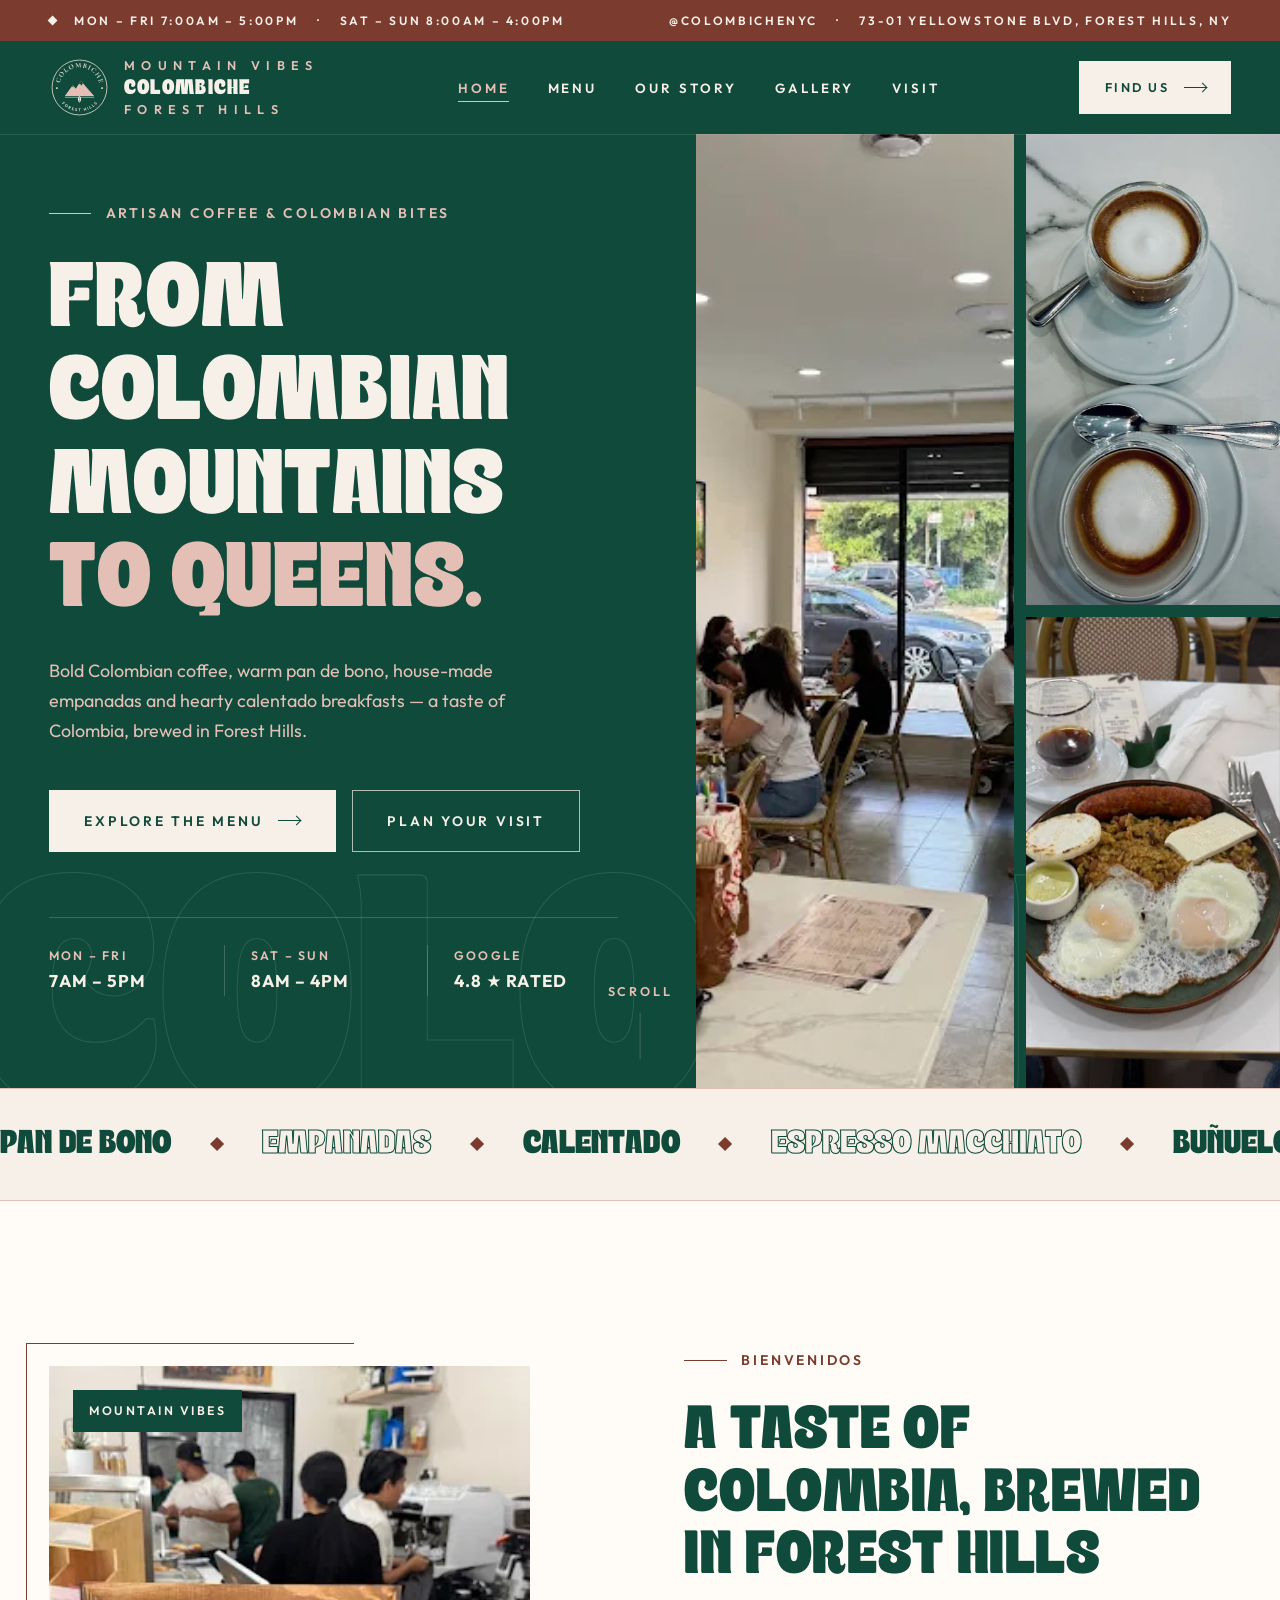
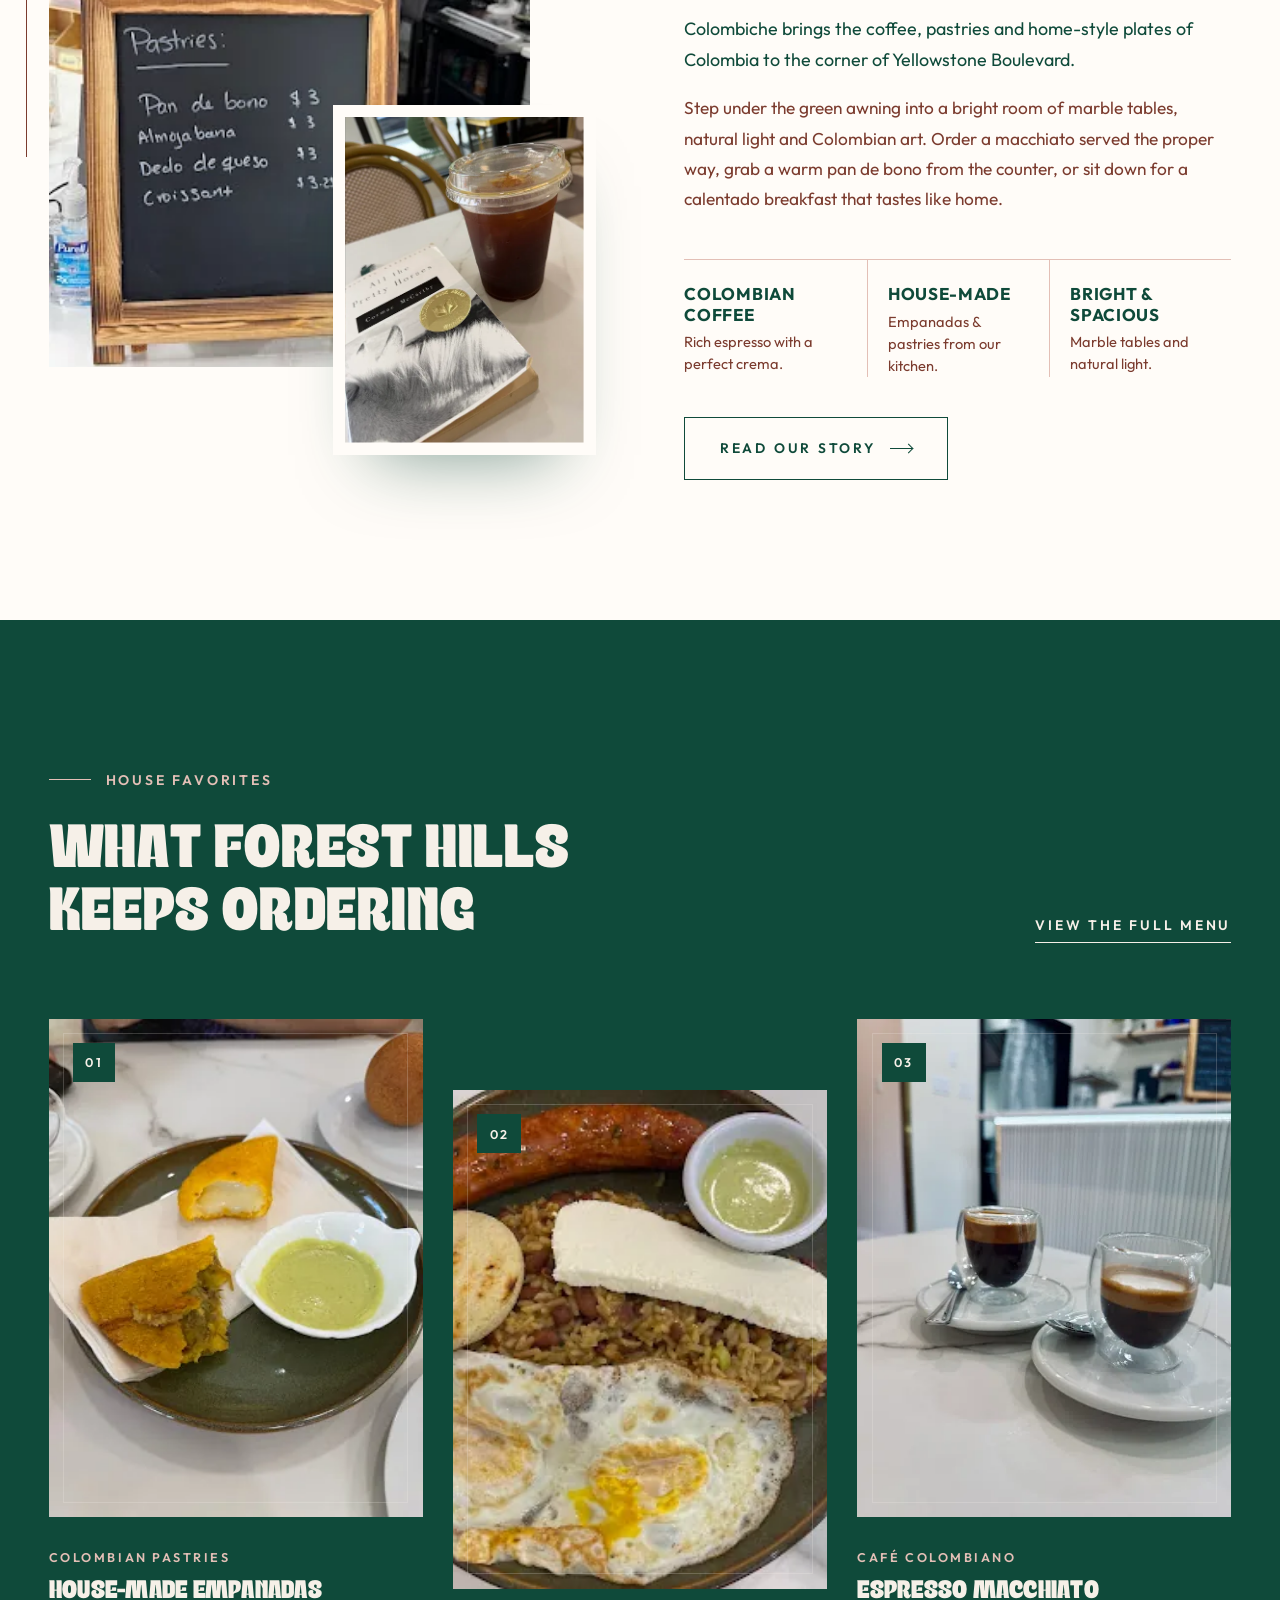
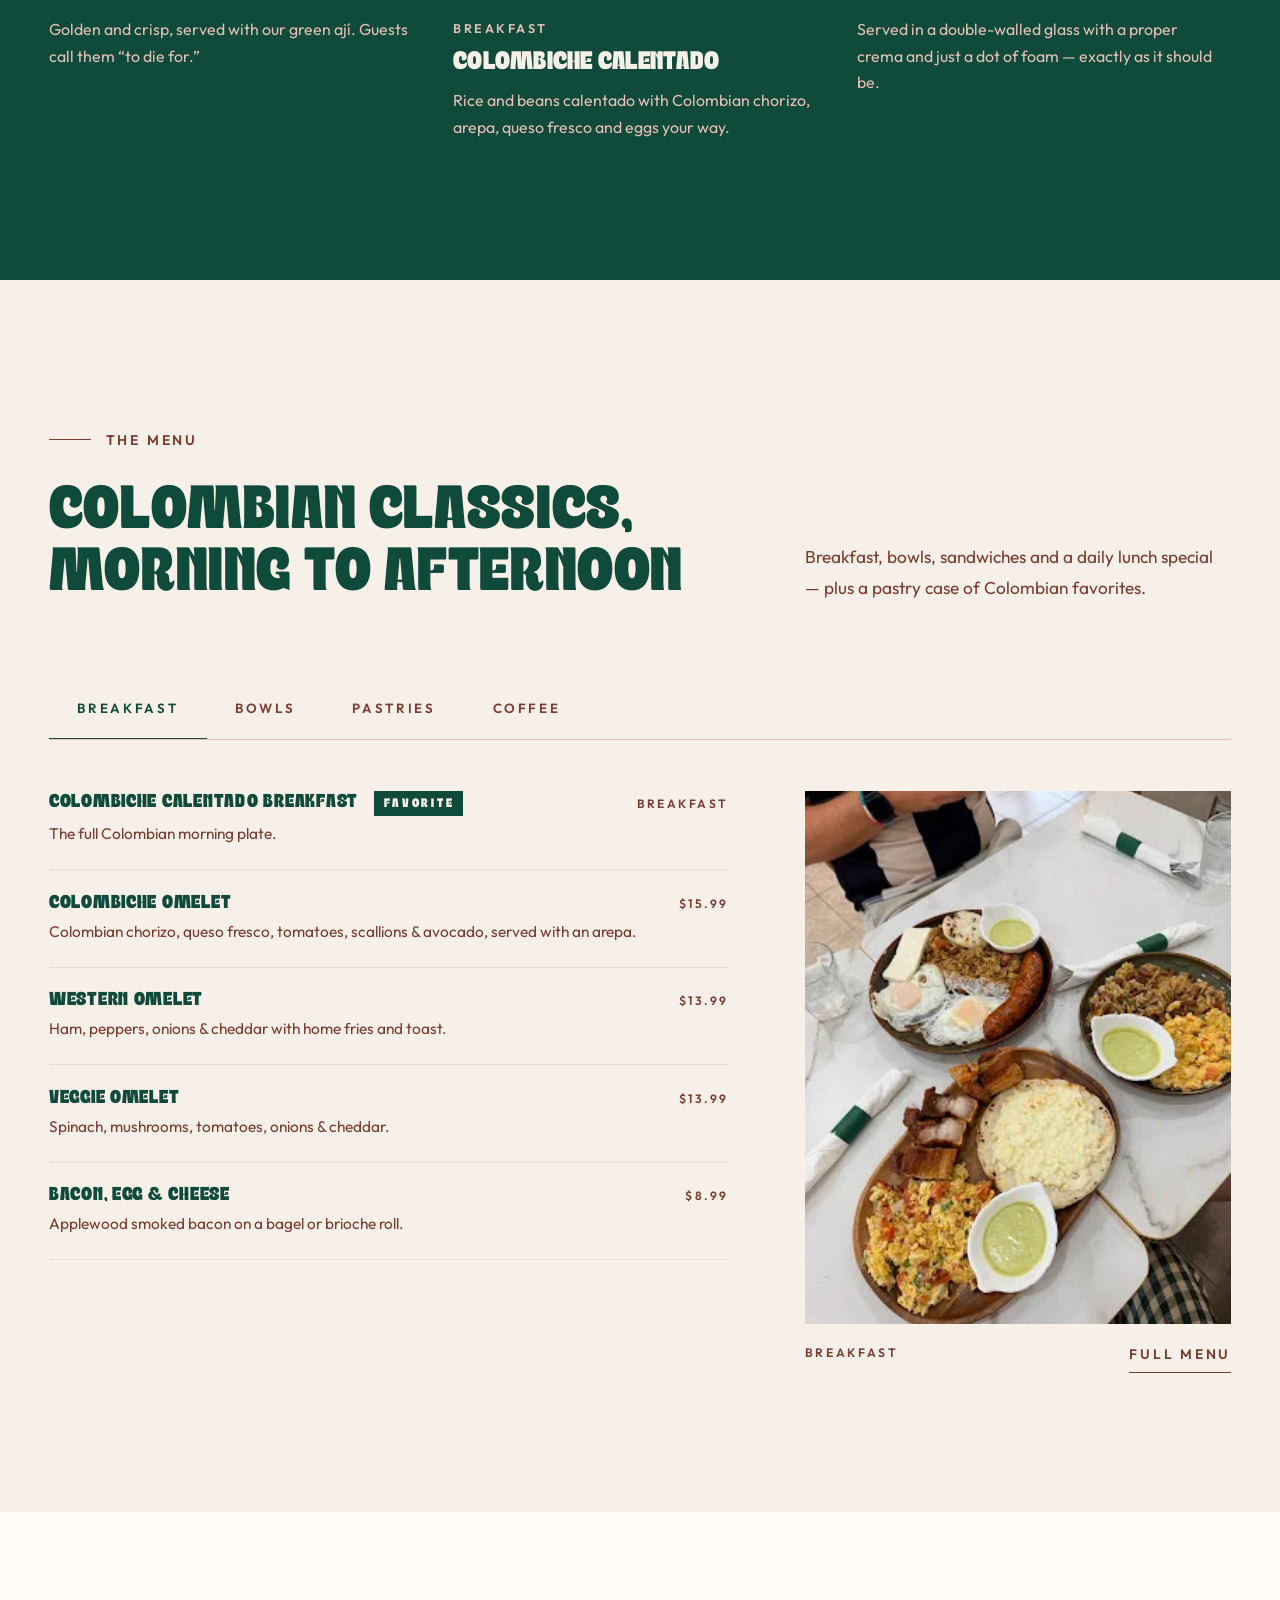
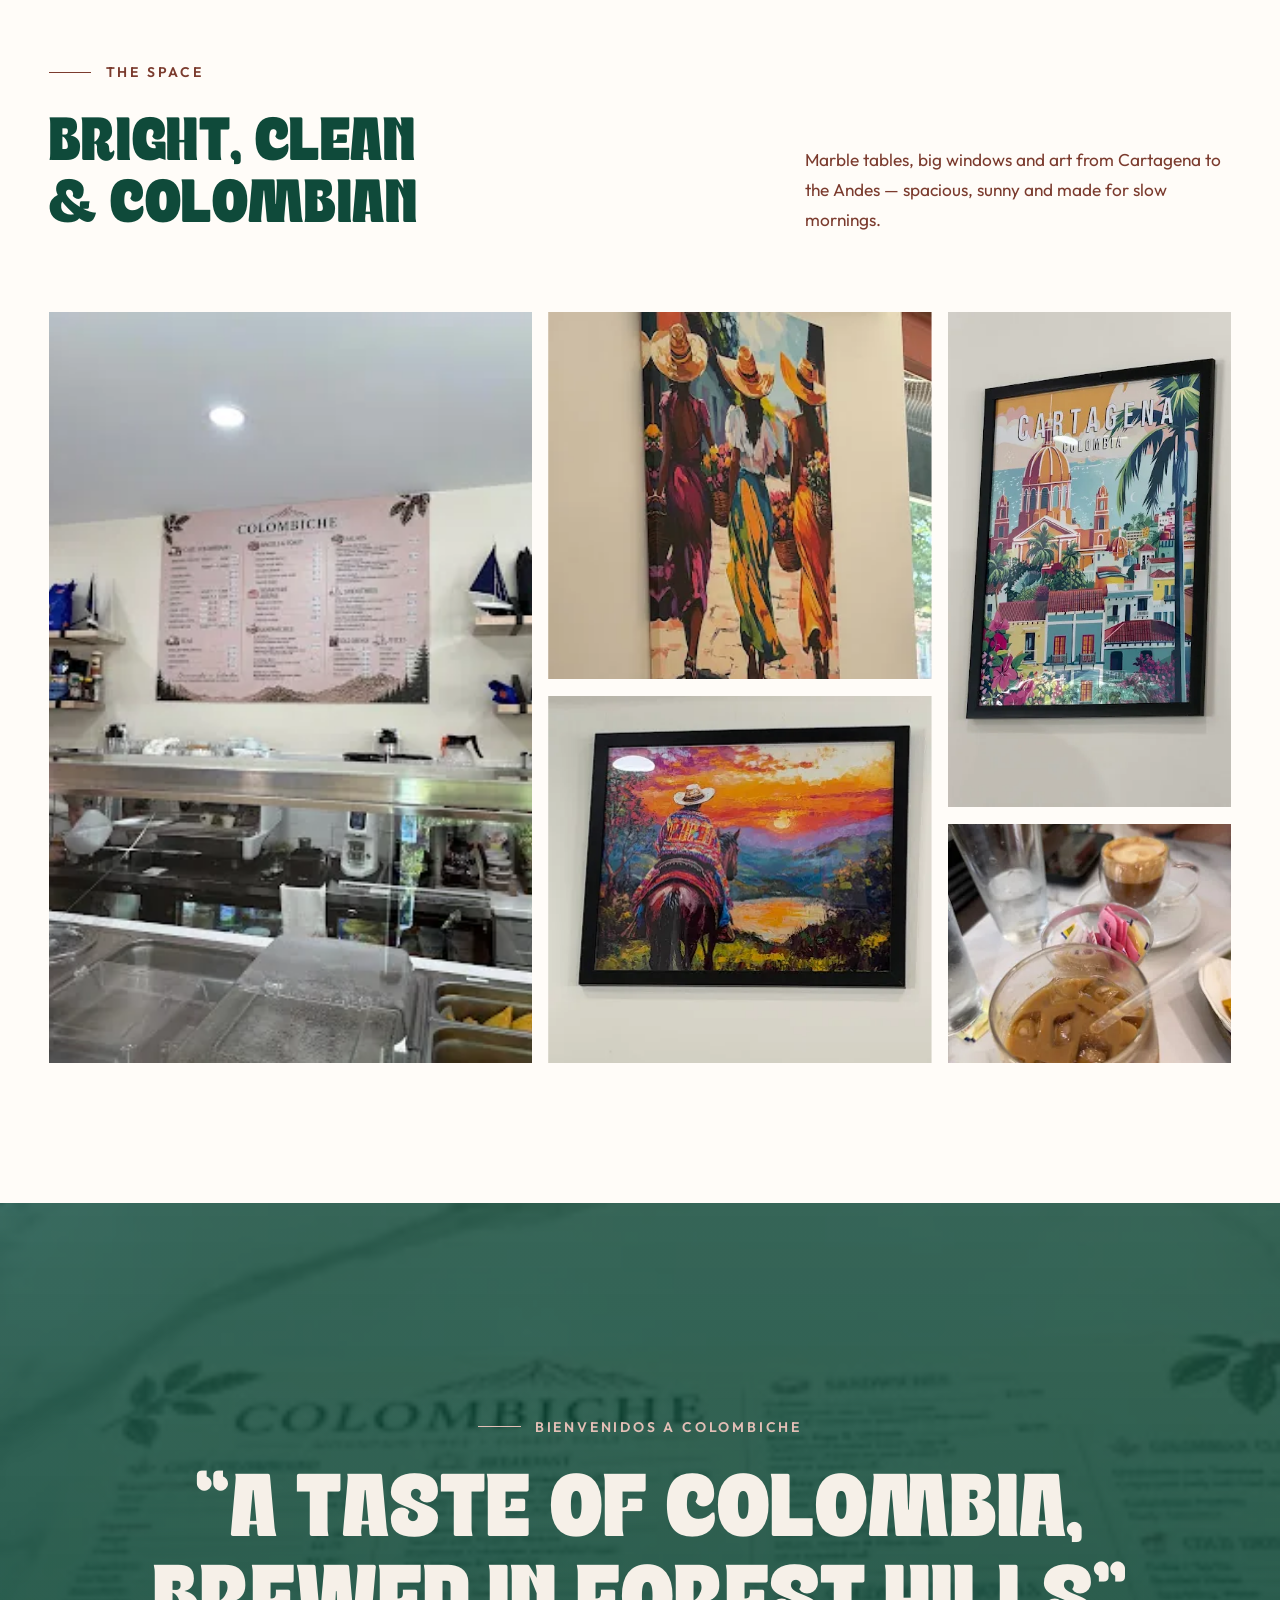
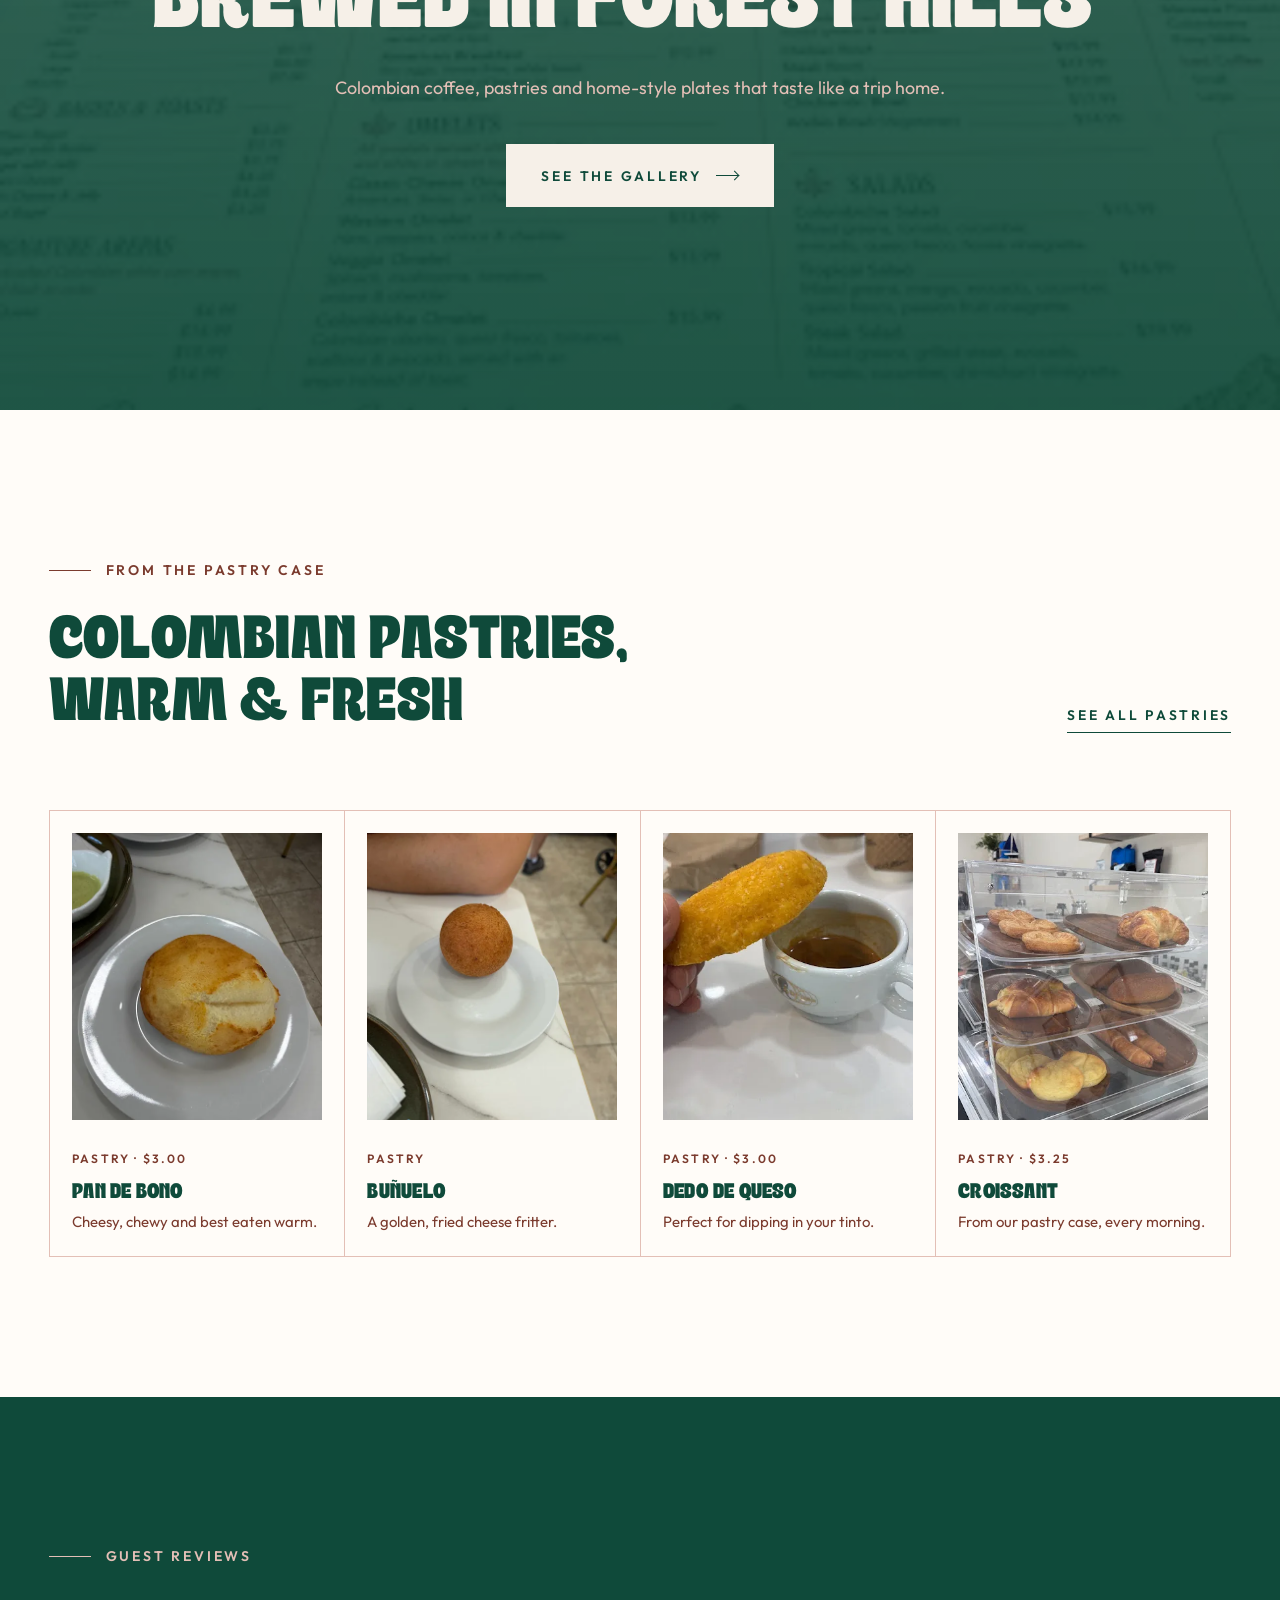
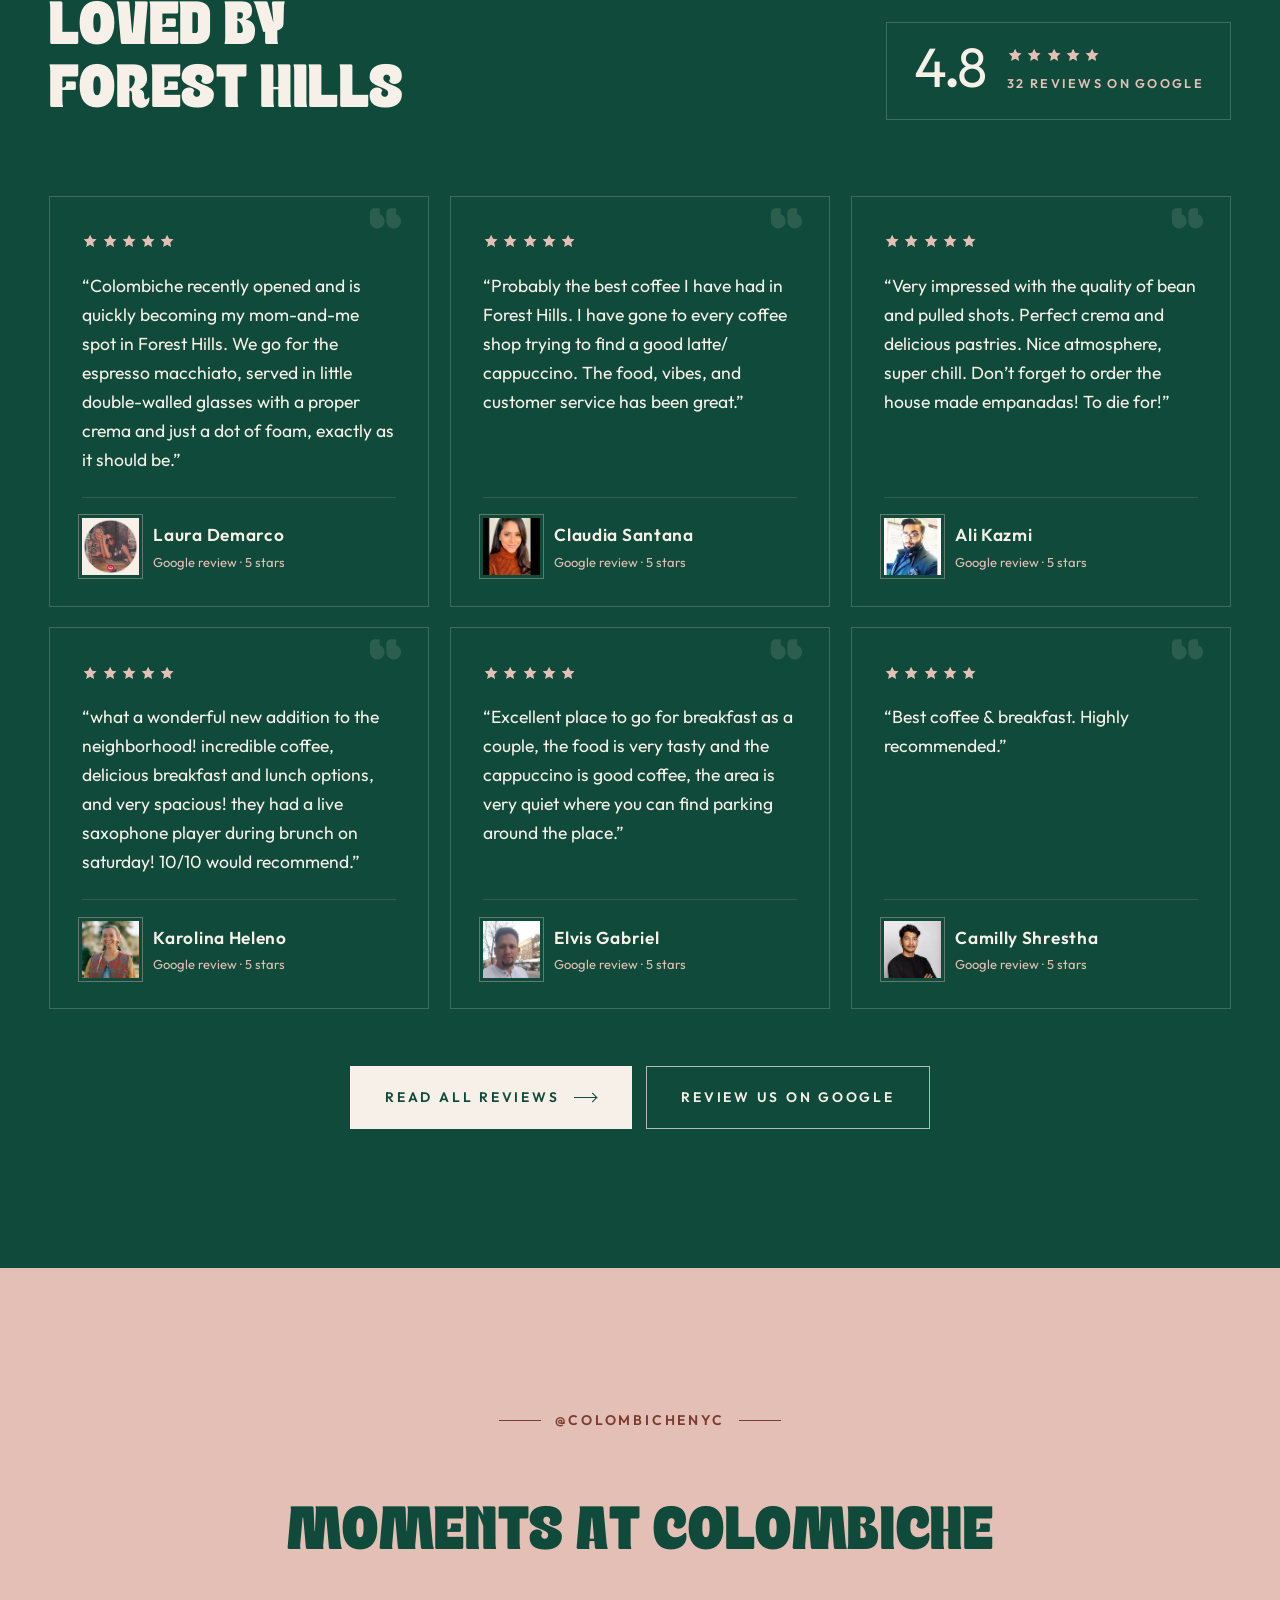
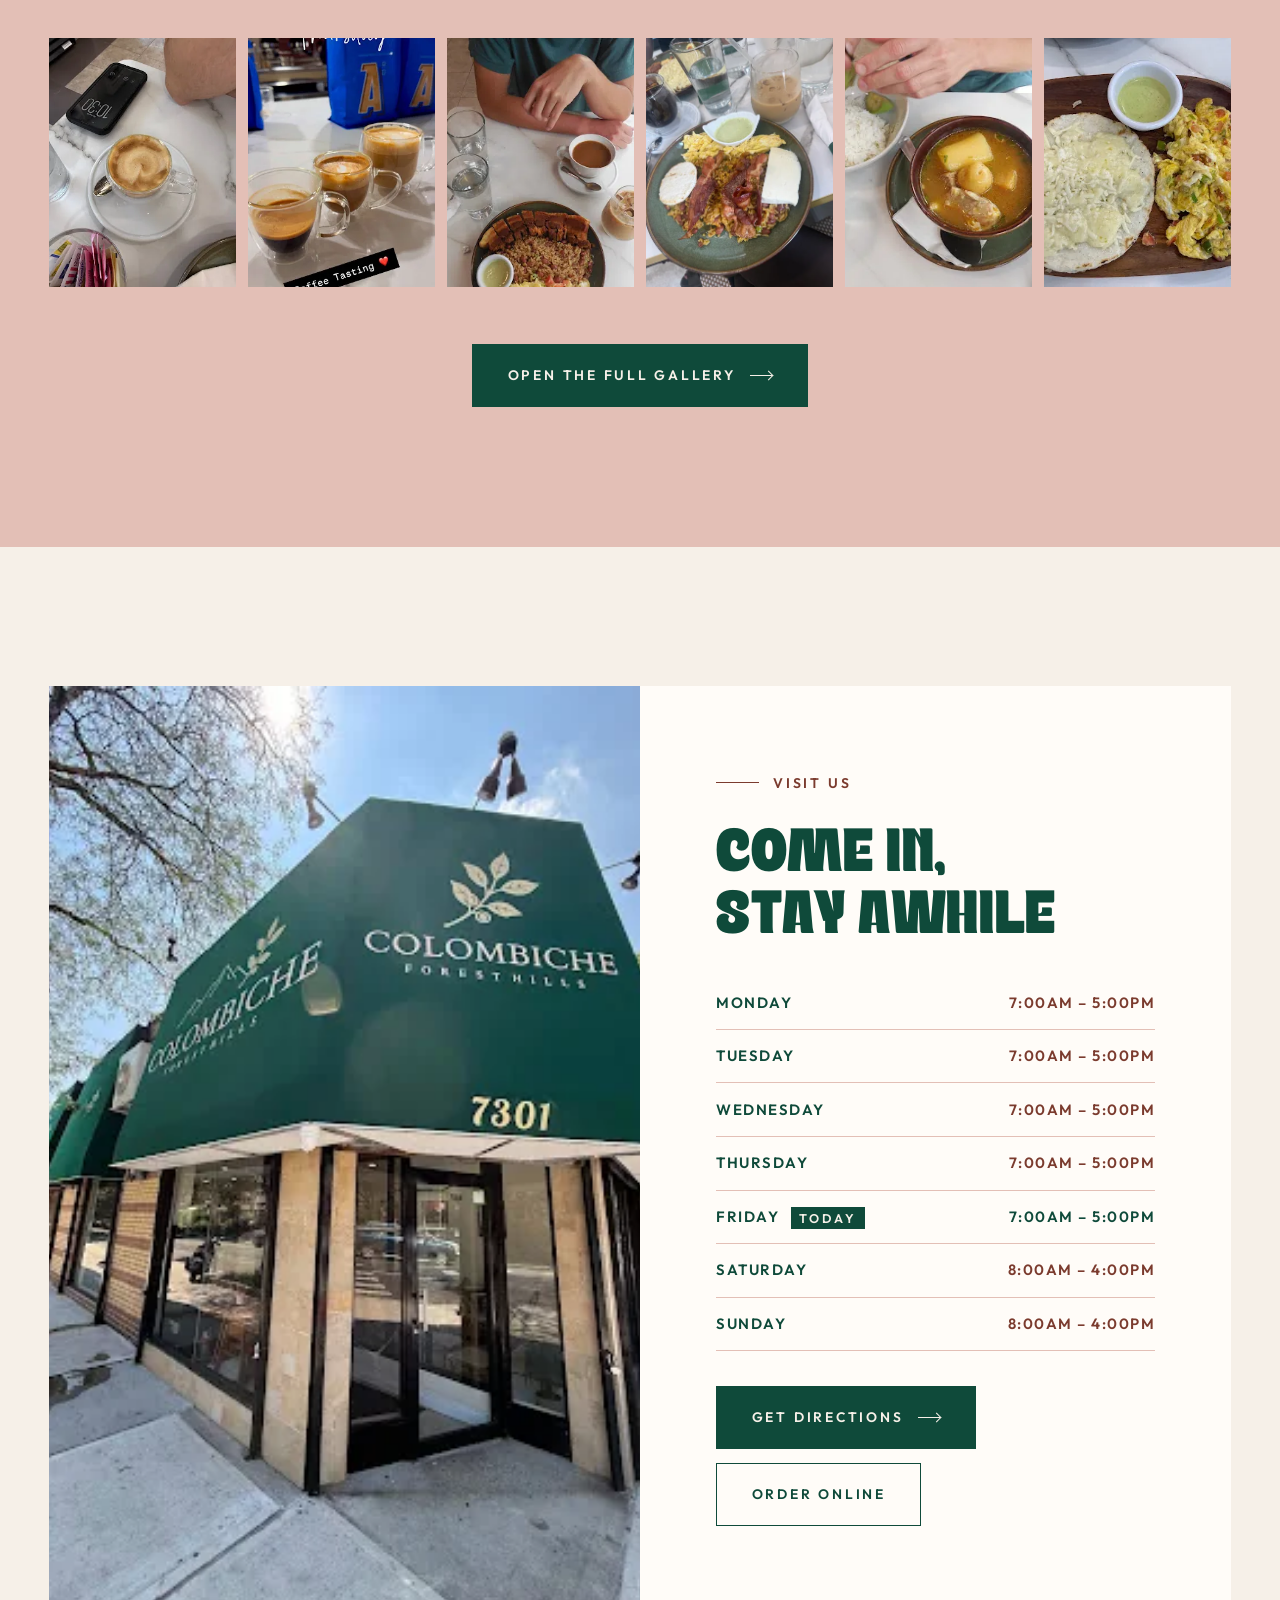
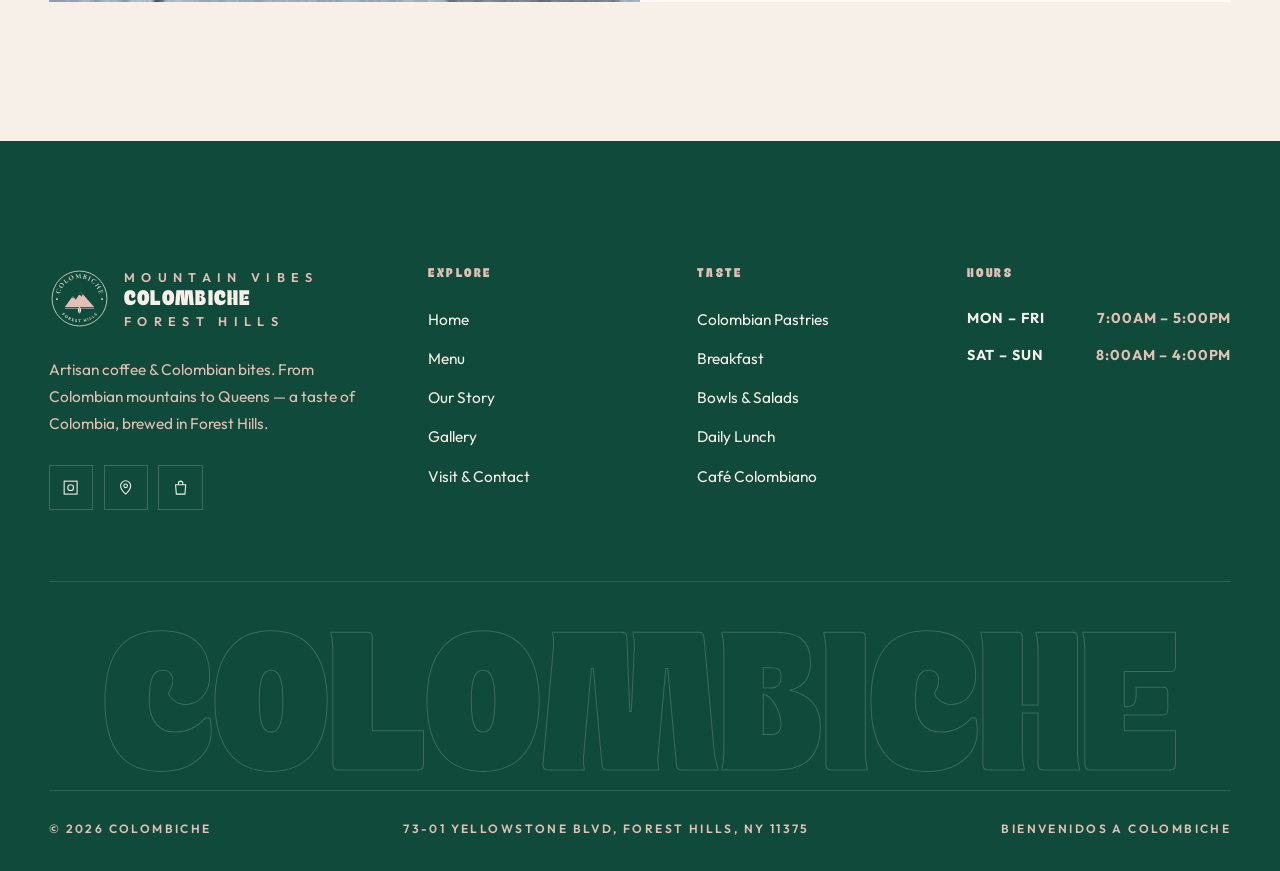
<file: index.html>
<!DOCTYPE html>
<html lang="en">
<head>
  <meta charset="UTF-8">
  <meta name="viewport" content="width=device-width, initial-scale=1.0">
  <title>Colombiche — Colombian Coffee & Café in Forest Hills, Queens</title>
  <meta name="description" content="Colombiche is a Colombian coffee shop at 73-01 Yellowstone Blvd, Forest Hills, Queens — artisan coffee, pan de bono, empanadas, calentado breakfast, bowls and sandwiches. Open daily.">
  <meta name="theme-color" content="#0F4A3A">
  <meta property="og:title" content="Colombiche — Colombian Coffee & Café in Forest Hills, Queens">
  <meta property="og:description" content="Colombiche is a Colombian coffee shop at 73-01 Yellowstone Blvd, Forest Hills, Queens — artisan coffee, pan de bono, empanadas, calentado breakfast, bowls and sandwiches. Open daily.">
  <meta property="og:image" content="assets/images/unnamed%20%2849%29.jpg">
  <link rel="icon" href="assets/logo.svg" type="image/svg+xml">
  <link rel="preconnect" href="https://fonts.googleapis.com">
  <link rel="preconnect" href="https://fonts.gstatic.com" crossorigin>
  <link href="https://fonts.googleapis.com/css2?family=Outfit:wght@400;500;600;700&display=swap" rel="stylesheet">
  <link rel="stylesheet" href="css/style.css">
</head>
<body>

<header class="site-header">
  <div class="topbar">
    <div class="container">
      <div class="t-items"><span class="diamond"></span><span>Mon – Fri 7:00AM – 5:00PM</span><span class="t-hide">·</span><span class="t-hide">Sat – Sun 8:00AM – 4:00PM</span></div>
      <div class="t-items t-hide"><a href="https://www.instagram.com/colombichenyc/" target="_blank" rel="noopener">@colombichenyc</a><span>·</span><span>73-01 Yellowstone Blvd, Forest Hills, NY</span></div>
    </div>
  </div>
  <nav class="navbar" aria-label="Main">
    <div class="container">
      <a href="index.html" class="logo" aria-label="Colombiche home">
        <span class="logo-mark"><img src="assets/logo.svg" alt="" width="60" height="60"></span>
        <span class="logo-text"><small>MOUNTAIN VIBES</small><strong>COLOMBICHE</strong><small>FOREST HILLS</small></span>
      </a>
      <ul class="nav-links">
        <li><a href="index.html" class="active" aria-current="page">Home</a></li>
        <li><a href="menu.html">Menu</a></li>
        <li><a href="about.html">Our Story</a></li>
        <li><a href="gallery.html">Gallery</a></li>
        <li><a href="visit.html">Visit</a></li>
      </ul>
      <a href="visit.html" class="btn btn--light nav-cta">Find Us <span class="arrow"></span></a>
      <button class="menu-toggle" aria-label="Open menu" aria-expanded="false"><span></span><span></span><span></span></button>
    </div>
  </nav>
</header>

<div class="mobile-nav" aria-label="Mobile">
  <a class="m-link" href="index.html"><small>01</small>Home</a>
  <a class="m-link" href="menu.html"><small>02</small>Menu</a>
  <a class="m-link" href="about.html"><small>03</small>Our Story</a>
  <a class="m-link" href="gallery.html"><small>04</small>Gallery</a>
  <a class="m-link" href="visit.html"><small>05</small>Visit</a>
  <div class="m-foot">Mon – Fri 7:00AM – 5:00PM<br>Sat – Sun 8:00AM – 4:00PM<br>73-01 Yellowstone Blvd, Forest Hills, NY 11375<br><a href="https://www.instagram.com/colombichenyc/" target="_blank" rel="noopener">@colombichenyc</a></div>
</div>

<main>
<!-- ================= HERO ================= -->
<section class="hero">
  <div class="hero-bg-word" aria-hidden="true">Colombia</div>
  <div class="container">
    <div class="hero-grid">
      <div class="hero-copy">
        <span class="eyebrow">Artisan Coffee &amp; Colombian Bites</span>
        <h1>
          <span class="line"><span>From Colombian</span></span>
          <span class="line"><span>Mountains</span></span>
          <span class="line"><span class="accent">to Queens.</span></span>
        </h1>
        <p class="lead reveal">Bold Colombian coffee, warm pan de bono, house-made empanadas and hearty calentado breakfasts — a taste of Colombia, brewed in Forest Hills.</p>
        <div class="hero-actions reveal d1">
          <a href="menu.html" class="btn btn--light">Explore the Menu <span class="arrow"></span></a>
          <a href="visit.html" class="btn btn--outline-light">Plan Your Visit</a>
        </div>
        <div class="hero-meta reveal d2">
          <div><span>Mon – Fri</span><strong>7AM – 5PM</strong></div>
          <div><span>Sat – Sun</span><strong>8AM – 4PM</strong></div>
          <div><span>Google</span><strong>4.8 ★ Rated</strong></div>
        </div>
      </div>

      <div class="hero-collage">
        <figure><img fetchpriority="high" src="assets/images/unnamed%20%2865%29.webp" alt="Bright dining room inside Colombiche with large windows"></figure>
        <figure><img fetchpriority="high" src="assets/images/unnamed%20%2855%29.webp" alt="Two cappuccinos on a marble table"></figure>
        <figure><img fetchpriority="high" src="assets/images/unnamed%20%2839%29.webp" alt="Calentado breakfast with eggs, chorizo and arepa"></figure>
      </div>
    </div>
  </div>
  <div class="scroll-cue" aria-hidden="true">Scroll<i></i></div>
</section>

<!-- ================= MARQUEE ================= -->
<div class="marquee" aria-hidden="true">
  <div class="marquee-track">
    <div class="marquee-group">
      <span>Pan de Bono</span><i class="diamond"></i><span class="ghost">Empanadas</span><i class="diamond"></i><span>Calentado</span><i class="diamond"></i><span class="ghost">Espresso Macchiato</span><i class="diamond"></i><span>Buñuelos</span><i class="diamond"></i><span class="ghost">Dedo de Queso</span><i class="diamond"></i><span>Chicharrón</span><i class="diamond"></i><span class="ghost">Café Colombiano</span><i class="diamond"></i>
    </div>
    <div class="marquee-group">
      <span>Pan de Bono</span><i class="diamond"></i><span class="ghost">Empanadas</span><i class="diamond"></i><span>Calentado</span><i class="diamond"></i><span class="ghost">Espresso Macchiato</span><i class="diamond"></i><span>Buñuelos</span><i class="diamond"></i><span class="ghost">Dedo de Queso</span><i class="diamond"></i><span>Chicharrón</span><i class="diamond"></i><span class="ghost">Café Colombiano</span><i class="diamond"></i>
    </div>
  </div>
</div>

<!-- ================= STORY ================= -->
<section class="section bg-white">
  <div class="container split">
    <div class="stack-images reveal">
      <span class="frame-line"></span>
      <div class="img-main reveal-img"><img src="assets/images/unnamed%20%2857%29.webp" alt="Pastries chalkboard at the counter with the Colombiche team" decoding="async"></div>
      <div class="img-float reveal-img d2"><img src="assets/images/unnamed%20%2812%29.webp" alt="Iced coffee and a book on a marble table" decoding="async"></div>
      <span class="tag">Mountain Vibes</span>
    </div>
    <div class="text-block">
      <span class="eyebrow reveal">Bienvenidos</span>
      <h2 class="reveal">A Taste of Colombia, Brewed in Forest Hills</h2>
      <p class="lead reveal">Colombiche brings the coffee, pastries and home-style plates of Colombia to the corner of Yellowstone Boulevard.</p>
      <p class="muted reveal">Step under the green awning into a bright room of marble tables, natural light and Colombian art. Order a macchiato served the proper way, grab a warm pan de bono from the counter, or sit down for a calentado breakfast that tastes like home.</p>
      <div class="features reveal">
        <div><strong>Colombian Coffee</strong><span>Rich espresso with a perfect crema.</span></div>
        <div><strong>House-Made</strong><span>Empanadas &amp; pastries from our kitchen.</span></div>
        <div><strong>Bright &amp; Spacious</strong><span>Marble tables and natural light.</span></div>
      </div>
      <a href="about.html" class="btn btn--outline reveal">Read Our Story <span class="arrow"></span></a>
    </div>
  </div>
</section>

<!-- ================= FAVORITES ================= -->
<section class="section bg-espresso">
  <div class="container">
    <div class="section-head">
      <div>
        <span class="eyebrow reveal">House Favorites</span>
        <h2 class="reveal">What Forest Hills<br>Keeps Ordering</h2>
      </div>
      <a href="menu.html" class="link-line reveal">View the Full Menu</a>
    </div>
    <div class="sig-grid">
      <article class="sig-card reveal">
        <div class="media"><span class="num">01</span><img src="assets/images/unnamed%20%2868%29.webp" alt="House-made empanadas with ají sauce" decoding="async"></div>
        <span class="kind">Colombian Pastries</span>
        <h3>House-Made Empanadas</h3>
        <p>Golden and crisp, served with our green ají. Guests call them “to die for.”</p>
      </article>
      <article class="sig-card reveal d1">
        <div class="media"><span class="num">02</span><img src="assets/images/unnamed%20%2844%29.webp" alt="Colombiche Calentado Breakfast with chorizo, arepa, queso fresco and eggs" decoding="async"></div>
        <span class="kind">Breakfast</span>
        <h3>Colombiche Calentado</h3>
        <p>Rice and beans calentado with Colombian chorizo, arepa, queso fresco and eggs your way.</p>
      </article>
      <article class="sig-card reveal d2">
        <div class="media"><span class="num">03</span><img src="assets/images/unnamed%20%2846%29.webp" alt="Two espressos in double-walled glasses" decoding="async"></div>
        <span class="kind">Café Colombiano</span>
        <h3>Espresso Macchiato</h3>
        <p>Served in a double-walled glass with a proper crema and just a dot of foam — exactly as it should be.</p>
      </article>
    </div>
  </div>
</section>

<!-- ================= MENU PREVIEW ================= -->
<section class="section bg-cream" data-tabs>
  <div class="container">
    <div class="section-head">
      <div>
        <span class="eyebrow reveal">The Menu</span>
        <h2 class="reveal">Colombian Classics,<br>Morning to Afternoon</h2>
      </div>
      <p class="muted reveal">Breakfast, bowls, sandwiches and a daily lunch special — plus a pastry case of Colombian favorites.</p>
    </div>

    <div class="tabs reveal" role="tablist">
      <button class="tab-btn active" role="tab" aria-selected="true">Breakfast</button>
      <button class="tab-btn" role="tab" aria-selected="false">Bowls</button>
      <button class="tab-btn" role="tab" aria-selected="false">Pastries</button>
      <button class="tab-btn" role="tab" aria-selected="false">Coffee</button>
    </div>

    <div class="menu-preview">
      <div>
        <div class="tab-panel active">
          <ul class="menu-list">
            <li><h4>Colombiche Calentado Breakfast <span class="tag-sm">Favorite</span></h4><span class="opt">Breakfast</span><p>The full Colombian morning plate.</p></li>
            <li><h4>Colombiche Omelet</h4><span class="opt">$15.99</span><p>Colombian chorizo, queso fresco, tomatoes, scallions &amp; avocado, served with an arepa.</p></li>
            <li><h4>Western Omelet</h4><span class="opt">$13.99</span><p>Ham, peppers, onions &amp; cheddar with home fries and toast.</p></li>
            <li><h4>Veggie Omelet</h4><span class="opt">$13.99</span><p>Spinach, mushrooms, tomatoes, onions &amp; cheddar.</p></li>
            <li><h4>Bacon, Egg &amp; Cheese</h4><span class="opt">$8.99</span><p>Applewood smoked bacon on a bagel or brioche roll.</p></li>
          </ul>
        </div>
        <div class="tab-panel">
          <ul class="menu-list">
            <li><h4>Chicken Bowl</h4><span class="opt">$15.99</span><p>All bowls served with rice, red beans, mixed greens &amp; avocado.</p></li>
            <li><h4>Steak Bowl</h4><span class="opt">$17.99</span><p>Grilled steak over rice and red beans.</p></li>
            <li><h4>Salmon Bowl</h4><span class="opt">$19.99</span><p>Salmon with rice, beans, greens &amp; avocado.</p></li>
            <li><h4>Chicharrón Bowl</h4><span class="opt">$17.99</span><p>Crispy pork belly with rice and beans.</p></li>
            <li><h4>Andes Bowl <span class="tag-sm">Vegetarian</span></h4><span class="opt">$14.99</span><p>A hearty vegetarian bowl.</p></li>
          </ul>
        </div>
        <div class="tab-panel">
          <ul class="menu-list">
            <li><h4>Pan de Bono</h4><span class="opt">$3.00</span><p>Warm, cheesy Colombian bread.</p></li>
            <li><h4>Almojábana</h4><span class="opt">$3.00</span><p>Soft cheese bread made with corn.</p></li>
            <li><h4>Dedo de Queso</h4><span class="opt">$3.00</span><p>Golden pastry wrapped around melty cheese.</p></li>
            <li><h4>Croissant</h4><span class="opt">$3.25</span><p>Buttery and flaky.</p></li>
            <li><h4>Empanadas &amp; Buñuelos</h4><span class="opt">Daily</span><p>Ask about today's Colombian pastry selection.</p></li>
          </ul>
        </div>
        <div class="tab-panel">
          <ul class="menu-list">
            <li><h4>Espresso Macchiato <span class="tag-sm">Guest Favorite</span></h4><span class="opt">Hot</span><p>Proper crema, a dot of foam.</p></li>
            <li><h4>Cappuccino</h4><span class="opt">Hot</span><p>Colombian espresso under velvety foam.</p></li>
            <li><h4>Latte</h4><span class="opt">Hot</span><p>Smooth and creamy.</p></li>
            <li><h4>Americano &amp; Cold Brew</h4><span class="opt">Hot · Iced</span><p>Strong, with a Colombian flavor.</p></li>
            <li><h4>Iced Coffee</h4><span class="opt">$4 · $5</span><p>Small or large.</p></li>
          </ul>
        </div>
      </div>
      <div class="preview-media reveal">
        <div class="frame">
          <img class="active" src="assets/images/unnamed%20%285%29.webp" alt="Breakfast spread with calentado, eggs and cheese" decoding="async">
          <img src="assets/images/unnamed%20%2827%29.webp" alt="Rice and red beans" decoding="async">
          <img src="assets/images/unnamed%20%2820%29.webp" alt="Fresh Colombian bread split open" decoding="async">
          <img src="assets/images/unnamed%20%2811%29.webp" alt="Latte with leaf latte art" decoding="async">
        </div>
        <div class="caption"><span>Breakfast</span><a href="menu.html" class="link-line">Full Menu</a></div>
      </div>
    </div>
  </div>
</section>

<!-- ================= THE SPACE ================= -->
<section class="section bg-white">
  <div class="container">
    <div class="section-head">
      <div>
        <span class="eyebrow reveal">The Space</span>
        <h2 class="reveal">Bright, Clean<br>&amp; Colombian</h2>
      </div>
      <p class="muted reveal">Marble tables, big windows and art from Cartagena to the Andes — spacious, sunny and made for slow mornings.</p>
    </div>
    <div class="mosaic">
      <figure class="m-a reveal-img"><img src="assets/images/unnamed%20%2823%29.webp" alt="The Colombiche counter with the menu board" decoding="async"><figcaption>The Counter</figcaption></figure>
      <figure class="m-b reveal-img d1"><img src="assets/images/unnamed%20%286%29.webp" alt="Colorful painting of Colombian women" decoding="async"><figcaption>Colombian Art</figcaption></figure>
      <figure class="m-c reveal-img d2"><img src="assets/images/unnamed%20%2816%29.webp" alt="Cartagena travel poster on the wall" decoding="async"><figcaption>Cartagena</figcaption></figure>
      <figure class="m-d reveal-img d2"><img src="assets/images/unnamed%20%2860%29.webp" alt="Painting of a rider in the mountains at sunset" decoding="async"><figcaption>The Andes</figcaption></figure>
      <figure class="m-e reveal-img d3"><img src="assets/images/unnamed%20%2831%29.webp" alt="Iced coffee and espresso on a marble table" decoding="async"><figcaption>Marble Tables</figcaption></figure>
    </div>
  </div>
</section>

<!-- ================= QUOTE BAND ================= -->
<section class="quote-band">
  <div class="bg" data-parallax style="background-image:url('assets/images/unnamed%20%2859%29.webp')"></div>
  <div class="container">
    <span class="eyebrow reveal">Bienvenidos a Colombiche</span>
    <h2 class="reveal">“A Taste of Colombia,<br>Brewed in Forest Hills”</h2>
    <p class="lead reveal">Colombian coffee, pastries and home-style plates that taste like a trip home.</p>
    <a href="gallery.html" class="btn btn--light reveal">See the Gallery <span class="arrow"></span></a>
  </div>
</section>

<!-- ================= PASTRIES ================= -->
<section class="section bg-white">
  <div class="container">
    <div class="section-head">
      <div>
        <span class="eyebrow reveal">From the Pastry Case</span>
        <h2 class="reveal">Colombian Pastries,<br>Warm &amp; Fresh</h2>
      </div>
      <a href="menu.html#pastries" class="link-line reveal">See All Pastries</a>
    </div>
    <div class="bake-grid">
      <article class="bake-item reveal">
        <div class="media"><img src="assets/images/unnamed%20%2843%29.webp" alt="Pan de bono on a white plate" decoding="async"></div>
        <span>Pastry · $3.00</span><h3>Pan de Bono</h3><p>Cheesy, chewy and best eaten warm.</p>
      </article>
      <article class="bake-item reveal d1">
        <div class="media"><img src="assets/images/unnamed%20%2821%29.webp" alt="Colombian buñuelo on a plate" decoding="async"></div>
        <span>Pastry</span><h3>Buñuelo</h3><p>A golden, fried cheese fritter.</p>
      </article>
      <article class="bake-item reveal d2">
        <div class="media"><img src="assets/images/unnamed%20%2836%29.webp" alt="Dedo de queso dipped in coffee" decoding="async"></div>
        <span>Pastry · $3.00</span><h3>Dedo de Queso</h3><p>Perfect for dipping in your tinto.</p>
      </article>
      <article class="bake-item reveal d3">
        <div class="media"><img src="assets/images/unnamed%20%2813%29.webp" alt="Pastry case with croissants and Colombian breads" decoding="async"></div>
        <span>Pastry · $3.25</span><h3>Croissant</h3><p>From our pastry case, every morning.</p>
      </article>
    </div>
  </div>
</section>

<!-- ================= REVIEWS ================= -->
<section class="section bg-espresso reviews">
  <div class="container">
    <div class="section-head">
      <div>
        <span class="eyebrow reveal">Guest Reviews</span>
        <h2 class="reveal">Loved by<br>Forest Hills</h2>
      </div>
      <div class="rating-badge reveal">
        <strong>4.8</strong>
        <div><div class="stars" aria-label="4.8 out of 5 stars"><svg viewBox="0 0 24 24"><path d="M12 2.5l2.9 6.1 6.6.8-4.9 4.6 1.3 6.6L12 17.3l-5.9 3.3 1.3-6.6-4.9-4.6 6.6-.8z"/></svg><svg viewBox="0 0 24 24"><path d="M12 2.5l2.9 6.1 6.6.8-4.9 4.6 1.3 6.6L12 17.3l-5.9 3.3 1.3-6.6-4.9-4.6 6.6-.8z"/></svg><svg viewBox="0 0 24 24"><path d="M12 2.5l2.9 6.1 6.6.8-4.9 4.6 1.3 6.6L12 17.3l-5.9 3.3 1.3-6.6-4.9-4.6 6.6-.8z"/></svg><svg viewBox="0 0 24 24"><path d="M12 2.5l2.9 6.1 6.6.8-4.9 4.6 1.3 6.6L12 17.3l-5.9 3.3 1.3-6.6-4.9-4.6 6.6-.8z"/></svg><svg viewBox="0 0 24 24"><path d="M12 2.5l2.9 6.1 6.6.8-4.9 4.6 1.3 6.6L12 17.3l-5.9 3.3 1.3-6.6-4.9-4.6 6.6-.8z"/></svg></div><span>32 reviews on Google</span></div>
      </div>
    </div>
    <div class="review-grid">
      <figure class="review-card reveal">
        <div class="r-body">
        <div class="stars" aria-label="5 out of 5 stars"><svg viewBox="0 0 24 24"><path d="M12 2.5l2.9 6.1 6.6.8-4.9 4.6 1.3 6.6L12 17.3l-5.9 3.3 1.3-6.6-4.9-4.6 6.6-.8z"/></svg><svg viewBox="0 0 24 24"><path d="M12 2.5l2.9 6.1 6.6.8-4.9 4.6 1.3 6.6L12 17.3l-5.9 3.3 1.3-6.6-4.9-4.6 6.6-.8z"/></svg><svg viewBox="0 0 24 24"><path d="M12 2.5l2.9 6.1 6.6.8-4.9 4.6 1.3 6.6L12 17.3l-5.9 3.3 1.3-6.6-4.9-4.6 6.6-.8z"/></svg><svg viewBox="0 0 24 24"><path d="M12 2.5l2.9 6.1 6.6.8-4.9 4.6 1.3 6.6L12 17.3l-5.9 3.3 1.3-6.6-4.9-4.6 6.6-.8z"/></svg><svg viewBox="0 0 24 24"><path d="M12 2.5l2.9 6.1 6.6.8-4.9 4.6 1.3 6.6L12 17.3l-5.9 3.3 1.3-6.6-4.9-4.6 6.6-.8z"/></svg></div>
        <blockquote>“Colombiche recently opened and is quickly becoming my mom-and-me spot in Forest Hills. We go for the espresso macchiato, served in little double-walled glasses with a proper crema and just a dot of foam, exactly as it should be.”</blockquote>
        <figcaption><span class="r-avatar"><img src="assets/reviews/laura-demarco.webp" alt="Laura Demarco profile photo on Google" decoding="async" width="56" height="56"></span><span><strong>Laura Demarco</strong><small>Google review · 5 stars</small></span></figcaption>
        </div>
      </figure>
      <figure class="review-card reveal d1">
        <div class="r-body">
        <div class="stars" aria-label="5 out of 5 stars"><svg viewBox="0 0 24 24"><path d="M12 2.5l2.9 6.1 6.6.8-4.9 4.6 1.3 6.6L12 17.3l-5.9 3.3 1.3-6.6-4.9-4.6 6.6-.8z"/></svg><svg viewBox="0 0 24 24"><path d="M12 2.5l2.9 6.1 6.6.8-4.9 4.6 1.3 6.6L12 17.3l-5.9 3.3 1.3-6.6-4.9-4.6 6.6-.8z"/></svg><svg viewBox="0 0 24 24"><path d="M12 2.5l2.9 6.1 6.6.8-4.9 4.6 1.3 6.6L12 17.3l-5.9 3.3 1.3-6.6-4.9-4.6 6.6-.8z"/></svg><svg viewBox="0 0 24 24"><path d="M12 2.5l2.9 6.1 6.6.8-4.9 4.6 1.3 6.6L12 17.3l-5.9 3.3 1.3-6.6-4.9-4.6 6.6-.8z"/></svg><svg viewBox="0 0 24 24"><path d="M12 2.5l2.9 6.1 6.6.8-4.9 4.6 1.3 6.6L12 17.3l-5.9 3.3 1.3-6.6-4.9-4.6 6.6-.8z"/></svg></div>
        <blockquote>“Probably the best coffee I have had in Forest Hills. I have gone to every coffee shop trying to find a good latte/ cappuccino. The food, vibes, and customer service has been great.”</blockquote>
        <figcaption><span class="r-avatar"><img src="assets/reviews/claudia-santana.webp" alt="Claudia Santana profile photo on Google" decoding="async" width="56" height="56"></span><span><strong>Claudia Santana</strong><small>Google review · 5 stars</small></span></figcaption>
        </div>
      </figure>
      <figure class="review-card reveal d2">
        <div class="r-body">
        <div class="stars" aria-label="5 out of 5 stars"><svg viewBox="0 0 24 24"><path d="M12 2.5l2.9 6.1 6.6.8-4.9 4.6 1.3 6.6L12 17.3l-5.9 3.3 1.3-6.6-4.9-4.6 6.6-.8z"/></svg><svg viewBox="0 0 24 24"><path d="M12 2.5l2.9 6.1 6.6.8-4.9 4.6 1.3 6.6L12 17.3l-5.9 3.3 1.3-6.6-4.9-4.6 6.6-.8z"/></svg><svg viewBox="0 0 24 24"><path d="M12 2.5l2.9 6.1 6.6.8-4.9 4.6 1.3 6.6L12 17.3l-5.9 3.3 1.3-6.6-4.9-4.6 6.6-.8z"/></svg><svg viewBox="0 0 24 24"><path d="M12 2.5l2.9 6.1 6.6.8-4.9 4.6 1.3 6.6L12 17.3l-5.9 3.3 1.3-6.6-4.9-4.6 6.6-.8z"/></svg><svg viewBox="0 0 24 24"><path d="M12 2.5l2.9 6.1 6.6.8-4.9 4.6 1.3 6.6L12 17.3l-5.9 3.3 1.3-6.6-4.9-4.6 6.6-.8z"/></svg></div>
        <blockquote>“Very impressed with the quality of bean and pulled shots. Perfect crema and delicious pastries. Nice atmosphere, super chill. Don’t forget to order the house made empanadas! To die for!”</blockquote>
        <figcaption><span class="r-avatar"><img src="assets/reviews/ali-kazmi.webp" alt="Ali Kazmi profile photo on Google" decoding="async" width="56" height="56"></span><span><strong>Ali Kazmi</strong><small>Google review · 5 stars</small></span></figcaption>
        </div>
      </figure>
      <figure class="review-card reveal">
        <div class="r-body">
        <div class="stars" aria-label="5 out of 5 stars"><svg viewBox="0 0 24 24"><path d="M12 2.5l2.9 6.1 6.6.8-4.9 4.6 1.3 6.6L12 17.3l-5.9 3.3 1.3-6.6-4.9-4.6 6.6-.8z"/></svg><svg viewBox="0 0 24 24"><path d="M12 2.5l2.9 6.1 6.6.8-4.9 4.6 1.3 6.6L12 17.3l-5.9 3.3 1.3-6.6-4.9-4.6 6.6-.8z"/></svg><svg viewBox="0 0 24 24"><path d="M12 2.5l2.9 6.1 6.6.8-4.9 4.6 1.3 6.6L12 17.3l-5.9 3.3 1.3-6.6-4.9-4.6 6.6-.8z"/></svg><svg viewBox="0 0 24 24"><path d="M12 2.5l2.9 6.1 6.6.8-4.9 4.6 1.3 6.6L12 17.3l-5.9 3.3 1.3-6.6-4.9-4.6 6.6-.8z"/></svg><svg viewBox="0 0 24 24"><path d="M12 2.5l2.9 6.1 6.6.8-4.9 4.6 1.3 6.6L12 17.3l-5.9 3.3 1.3-6.6-4.9-4.6 6.6-.8z"/></svg></div>
        <blockquote>“what a wonderful new addition to the neighborhood! incredible coffee, delicious breakfast and lunch options, and very spacious! they had a live saxophone player during brunch on saturday! 10/10 would recommend.”</blockquote>
        <figcaption><span class="r-avatar"><img src="assets/reviews/karolina-heleno.webp" alt="Karolina Heleno profile photo on Google" decoding="async" width="56" height="56"></span><span><strong>Karolina Heleno</strong><small>Google review · 5 stars</small></span></figcaption>
        </div>
      </figure>
      <figure class="review-card reveal d1">
        <div class="r-body">
        <div class="stars" aria-label="5 out of 5 stars"><svg viewBox="0 0 24 24"><path d="M12 2.5l2.9 6.1 6.6.8-4.9 4.6 1.3 6.6L12 17.3l-5.9 3.3 1.3-6.6-4.9-4.6 6.6-.8z"/></svg><svg viewBox="0 0 24 24"><path d="M12 2.5l2.9 6.1 6.6.8-4.9 4.6 1.3 6.6L12 17.3l-5.9 3.3 1.3-6.6-4.9-4.6 6.6-.8z"/></svg><svg viewBox="0 0 24 24"><path d="M12 2.5l2.9 6.1 6.6.8-4.9 4.6 1.3 6.6L12 17.3l-5.9 3.3 1.3-6.6-4.9-4.6 6.6-.8z"/></svg><svg viewBox="0 0 24 24"><path d="M12 2.5l2.9 6.1 6.6.8-4.9 4.6 1.3 6.6L12 17.3l-5.9 3.3 1.3-6.6-4.9-4.6 6.6-.8z"/></svg><svg viewBox="0 0 24 24"><path d="M12 2.5l2.9 6.1 6.6.8-4.9 4.6 1.3 6.6L12 17.3l-5.9 3.3 1.3-6.6-4.9-4.6 6.6-.8z"/></svg></div>
        <blockquote>“Excellent place to go for breakfast as a couple, the food is very tasty and the cappuccino is good coffee, the area is very quiet where you can find parking around the place.”</blockquote>
        <figcaption><span class="r-avatar"><img src="assets/reviews/elvis-gabriel.webp" alt="Elvis Gabriel profile photo on Google" decoding="async" width="56" height="56"></span><span><strong>Elvis Gabriel</strong><small>Google review · 5 stars</small></span></figcaption>
        </div>
      </figure>
      <figure class="review-card reveal d2">
        <div class="r-body">
        <div class="stars" aria-label="5 out of 5 stars"><svg viewBox="0 0 24 24"><path d="M12 2.5l2.9 6.1 6.6.8-4.9 4.6 1.3 6.6L12 17.3l-5.9 3.3 1.3-6.6-4.9-4.6 6.6-.8z"/></svg><svg viewBox="0 0 24 24"><path d="M12 2.5l2.9 6.1 6.6.8-4.9 4.6 1.3 6.6L12 17.3l-5.9 3.3 1.3-6.6-4.9-4.6 6.6-.8z"/></svg><svg viewBox="0 0 24 24"><path d="M12 2.5l2.9 6.1 6.6.8-4.9 4.6 1.3 6.6L12 17.3l-5.9 3.3 1.3-6.6-4.9-4.6 6.6-.8z"/></svg><svg viewBox="0 0 24 24"><path d="M12 2.5l2.9 6.1 6.6.8-4.9 4.6 1.3 6.6L12 17.3l-5.9 3.3 1.3-6.6-4.9-4.6 6.6-.8z"/></svg><svg viewBox="0 0 24 24"><path d="M12 2.5l2.9 6.1 6.6.8-4.9 4.6 1.3 6.6L12 17.3l-5.9 3.3 1.3-6.6-4.9-4.6 6.6-.8z"/></svg></div>
        <blockquote>“Best coffee & breakfast. Highly recommended.”</blockquote>
        <figcaption><span class="r-avatar"><img src="assets/reviews/camilly-shrestha.webp" alt="Camilly Shrestha profile photo on Google" decoding="async" width="56" height="56"></span><span><strong>Camilly Shrestha</strong><small>Google review · 5 stars</small></span></figcaption>
        </div>
      </figure>
    </div>
    <div class="btn-row reviews-cta reveal">
      <a href="https://www.google.com/maps/place/Colombiche/@40.7175453,-73.8568384,17z/data=!3m1!4b1!4m6!3m5!1s0x89c25ffa9d3dcef1:0xcf79a14ec2ab7ac5!8m2!3d40.7175453!4d-73.8568384!16s%2Fg%2F11ntnw3kk6" target="_blank" rel="noopener" class="btn btn--light">Read All Reviews <span class="arrow"></span></a>
      <a href="https://www.google.com/maps/place/Colombiche/@40.7175453,-73.8568384,17z/data=!3m1!4b1!4m6!3m5!1s0x89c25ffa9d3dcef1:0xcf79a14ec2ab7ac5!8m2!3d40.7175453!4d-73.8568384!16s%2Fg%2F11ntnw3kk6" target="_blank" rel="noopener" class="btn btn--outline-light">Review Us on Google</a>
    </div>
  </div>
</section>

<!-- ================= MOMENTS STRIP ================= -->
<section class="section bg-beige">
  <div class="container">
    <div class="section-head center">
      <span class="eyebrow reveal">@colombichenyc</span>
      <h2 class="reveal">Moments at Colombiche</h2>
    </div>
    <div class="strip">
      <a href="gallery.html" class="reveal"><img src="assets/images/unnamed%20%2833%29.webp" alt="Cappuccino on a marble table" decoding="async"></a>
      <a href="gallery.html" class="reveal d1"><img src="assets/images/unnamed%20%2861%29.webp" alt="Thursday coffee tasting" decoding="async"></a>
      <a href="gallery.html" class="reveal d2"><img src="assets/images/unnamed%20%2853%29.webp" alt="A guest with coffee and breakfast" decoding="async"></a>
      <a href="gallery.html" class="reveal d1"><img src="assets/images/unnamed%20%2862%29.webp" alt="Breakfast plate with bacon, eggs and queso fresco" decoding="async"></a>
      <a href="gallery.html" class="reveal d2"><img src="assets/images/unnamed%20%2825%29.webp" alt="Colombian soup with rice and lime" decoding="async"></a>
      <a href="gallery.html" class="reveal d3"><img src="assets/images/unnamed%20%282%29.webp" alt="Arepa with cheese and scrambled eggs" decoding="async"></a>
    </div>
    <div style="text-align:center;margin-top:56px" class="reveal">
      <a href="gallery.html" class="btn">Open the Full Gallery <span class="arrow"></span></a>
    </div>
  </div>
</section>

<!-- ================= VISIT ================= -->
<section class="section bg-cream">
  <div class="container">
    <div class="visit-grid reveal">
      <div class="visit-media"><img src="assets/images/unnamed%20%2849%29.webp" alt="Colombiche storefront with green awning at 7301 Yellowstone Blvd" decoding="async"></div>
      <div class="visit-body">
        <span class="eyebrow">Visit Us</span>
        <h2>Come In,<br>Stay Awhile</h2>
        <table class="hours">
          <tr data-day="1"><td>Monday</td><td>7:00AM – 5:00PM</td></tr>
          <tr data-day="2"><td>Tuesday</td><td>7:00AM – 5:00PM</td></tr>
          <tr data-day="3"><td>Wednesday</td><td>7:00AM – 5:00PM</td></tr>
          <tr data-day="4"><td>Thursday</td><td>7:00AM – 5:00PM</td></tr>
          <tr data-day="5"><td>Friday</td><td>7:00AM – 5:00PM</td></tr>
          <tr data-day="6"><td>Saturday</td><td>8:00AM – 4:00PM</td></tr>
          <tr data-day="0"><td>Sunday</td><td>8:00AM – 4:00PM</td></tr>
        </table>
        <div class="btn-row">
          <a href="visit.html" class="btn">Get Directions <span class="arrow"></span></a>
          <a href="https://order.toasttab.com/online/colombiche-2-73-01-yellowstone-boulevard" target="_blank" rel="noopener" class="btn btn--outline">Order Online</a>
        </div>
      </div>
    </div>
  </div>
</section>
</main>

<footer class="site-footer">
  <div class="container">
    <div class="footer-top">
      <div>
        <a href="index.html" class="logo">
          <span class="logo-mark"><img src="assets/logo.svg" alt="" width="60" height="60"></span>
          <span class="logo-text"><small>MOUNTAIN VIBES</small><strong>COLOMBICHE</strong><small>FOREST HILLS</small></span>
        </a>
        <p>Artisan coffee &amp; Colombian bites. From Colombian mountains to Queens — a taste of Colombia, brewed in Forest Hills.</p>
        <div class="socials">
          <a href="https://www.instagram.com/colombichenyc/" target="_blank" rel="noopener" aria-label="Instagram @colombichenyc"><svg viewBox="0 0 24 24"><rect x="3" y="3" width="18" height="18"/><circle cx="12" cy="12" r="4"/><path d="M17.5 6.5h.01"/></svg></a>
          <a href="https://www.google.com/maps/place/Colombiche/@40.7175453,-73.8568384,17z/data=!3m1!4b1!4m6!3m5!1s0x89c25ffa9d3dcef1:0xcf79a14ec2ab7ac5!8m2!3d40.7175453!4d-73.8568384!16s%2Fg%2F11ntnw3kk6" target="_blank" rel="noopener" aria-label="Colombiche on Google Maps"><svg viewBox="0 0 24 24"><path d="M12 21s-7-6.2-7-11.5A7 7 0 0 1 19 9.5C19 14.8 12 21 12 21z"/><circle cx="12" cy="9.5" r="2.5"/></svg></a>
          <a href="https://order.toasttab.com/online/colombiche-2-73-01-yellowstone-boulevard" target="_blank" rel="noopener" aria-label="Order online"><svg viewBox="0 0 24 24"><path d="M5 8h14l-1 13H6z"/><path d="M9 8V6a3 3 0 0 1 6 0v2"/></svg></a>
        </div>
      </div>
      <div>
        <h4>Explore</h4>
        <ul>
          <li><a href="index.html">Home</a></li>
          <li><a href="menu.html">Menu</a></li>
          <li><a href="about.html">Our Story</a></li>
          <li><a href="gallery.html">Gallery</a></li>
          <li><a href="visit.html">Visit &amp; Contact</a></li>
        </ul>
      </div>
      <div>
        <h4>Taste</h4>
        <ul>
          <li><a href="menu.html#pastries">Colombian Pastries</a></li>
          <li><a href="menu.html#breakfast">Breakfast</a></li>
          <li><a href="menu.html#bowls">Bowls &amp; Salads</a></li>
          <li><a href="menu.html#specials">Daily Lunch</a></li>
          <li><a href="menu.html#coffee">Café Colombiano</a></li>
        </ul>
      </div>
      <div>
        <h4>Hours</h4>
        <ul class="footer-hours">
          <li><span>Mon – Fri</span><span>7:00AM – 5:00PM</span></li>
          <li><span>Sat – Sun</span><span>8:00AM – 4:00PM</span></li>
        </ul>
      </div>
    </div>
    <div class="footer-word" aria-hidden="true">Colombiche</div>
    <div class="footer-bottom">
      <span>© <span data-year>2026</span> Colombiche</span>
      <span>73-01 Yellowstone Blvd, Forest Hills, NY 11375</span>
      <span>Bienvenidos a Colombiche</span>
    </div>
  </div>
</footer>

<button class="back-top" aria-label="Back to top"><svg viewBox="0 0 24 24"><path d="M12 19V5M5 12l7-7 7 7"/></svg></button>

<script src="js/main.js"></script>
</body>
</html>
</file>
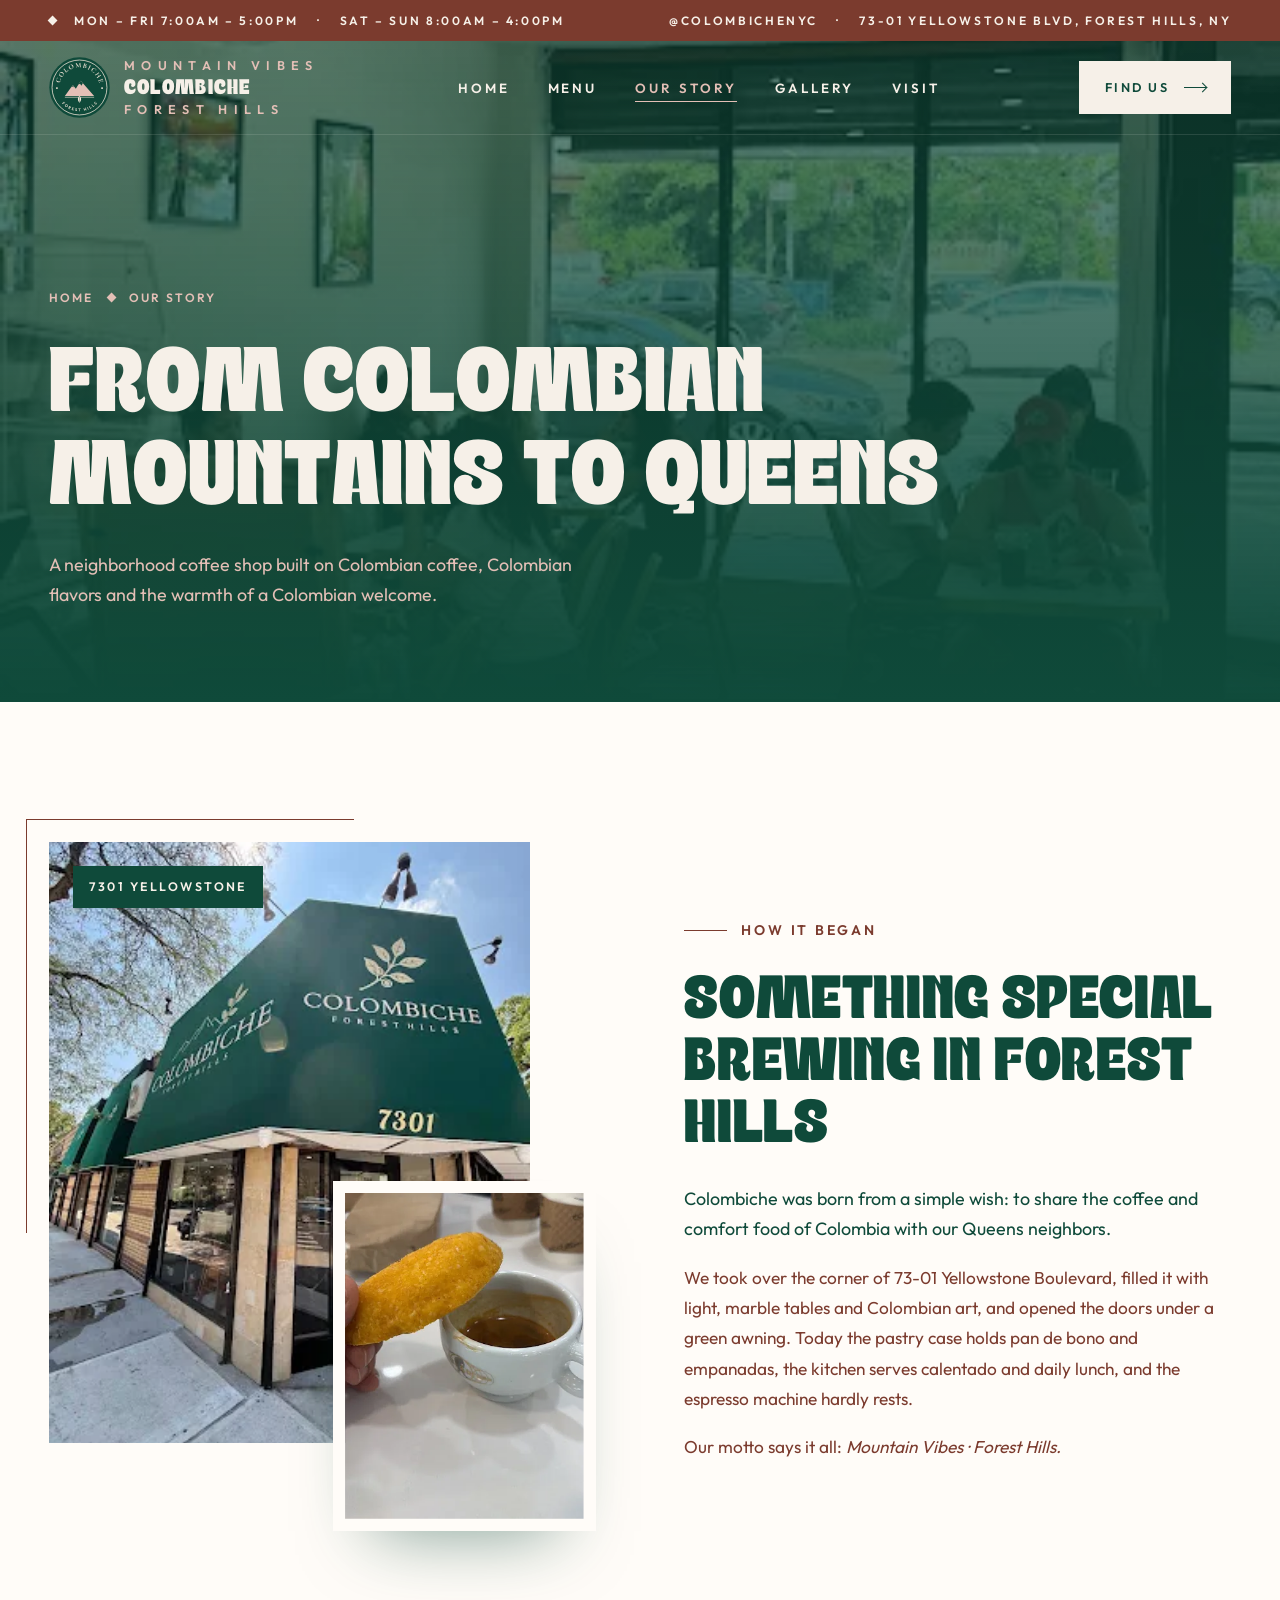
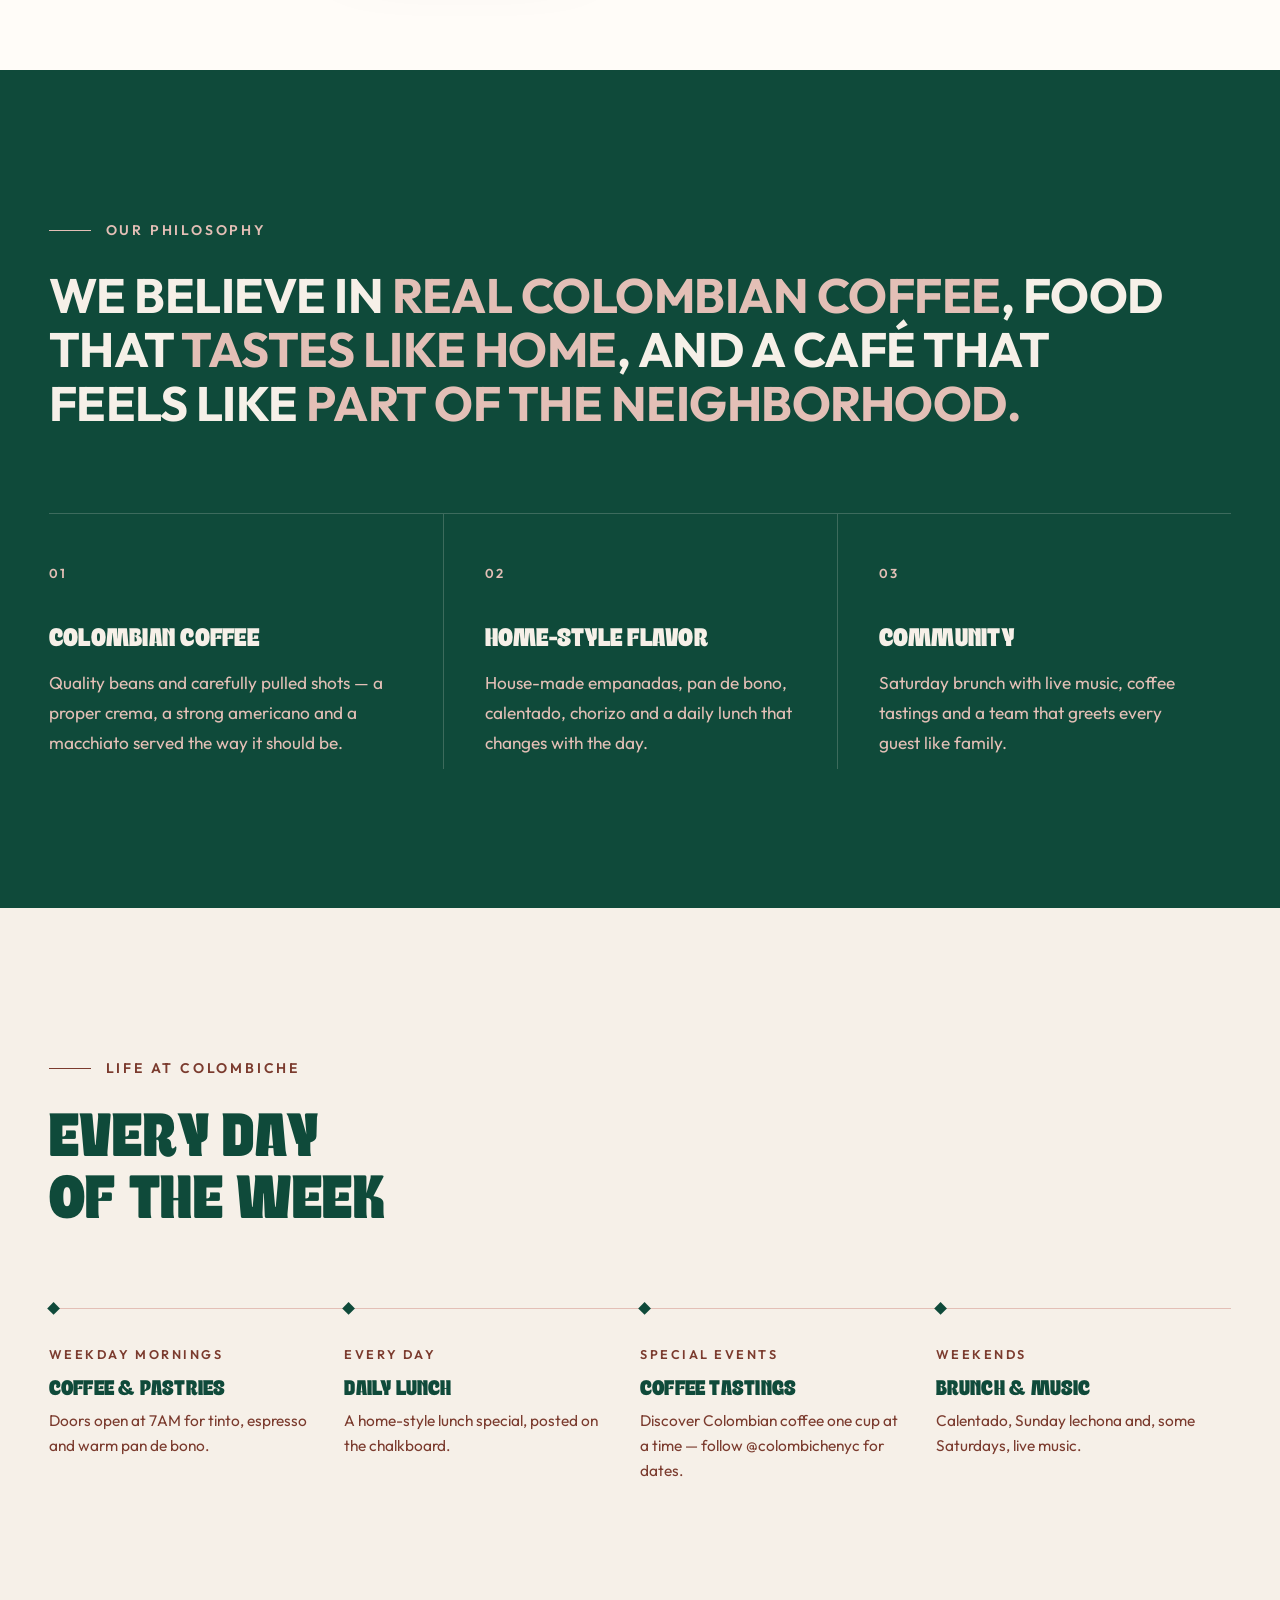
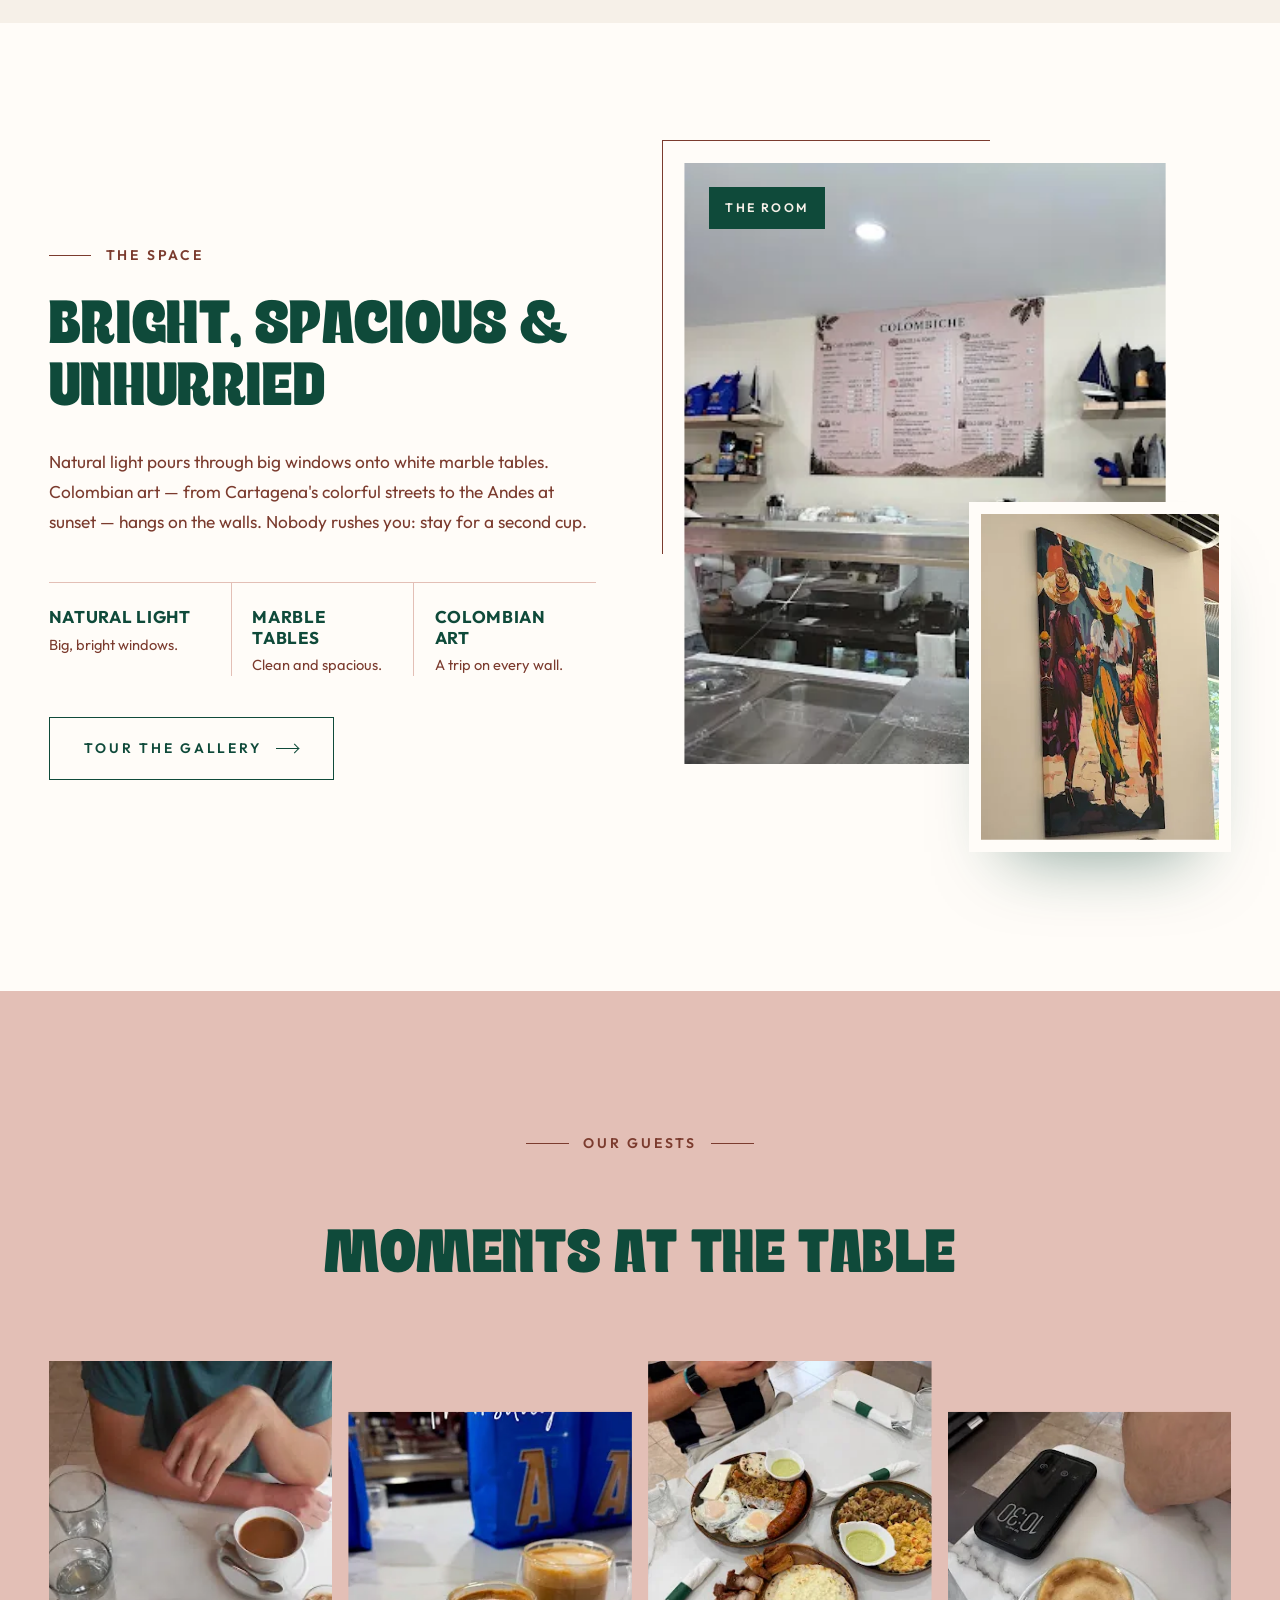
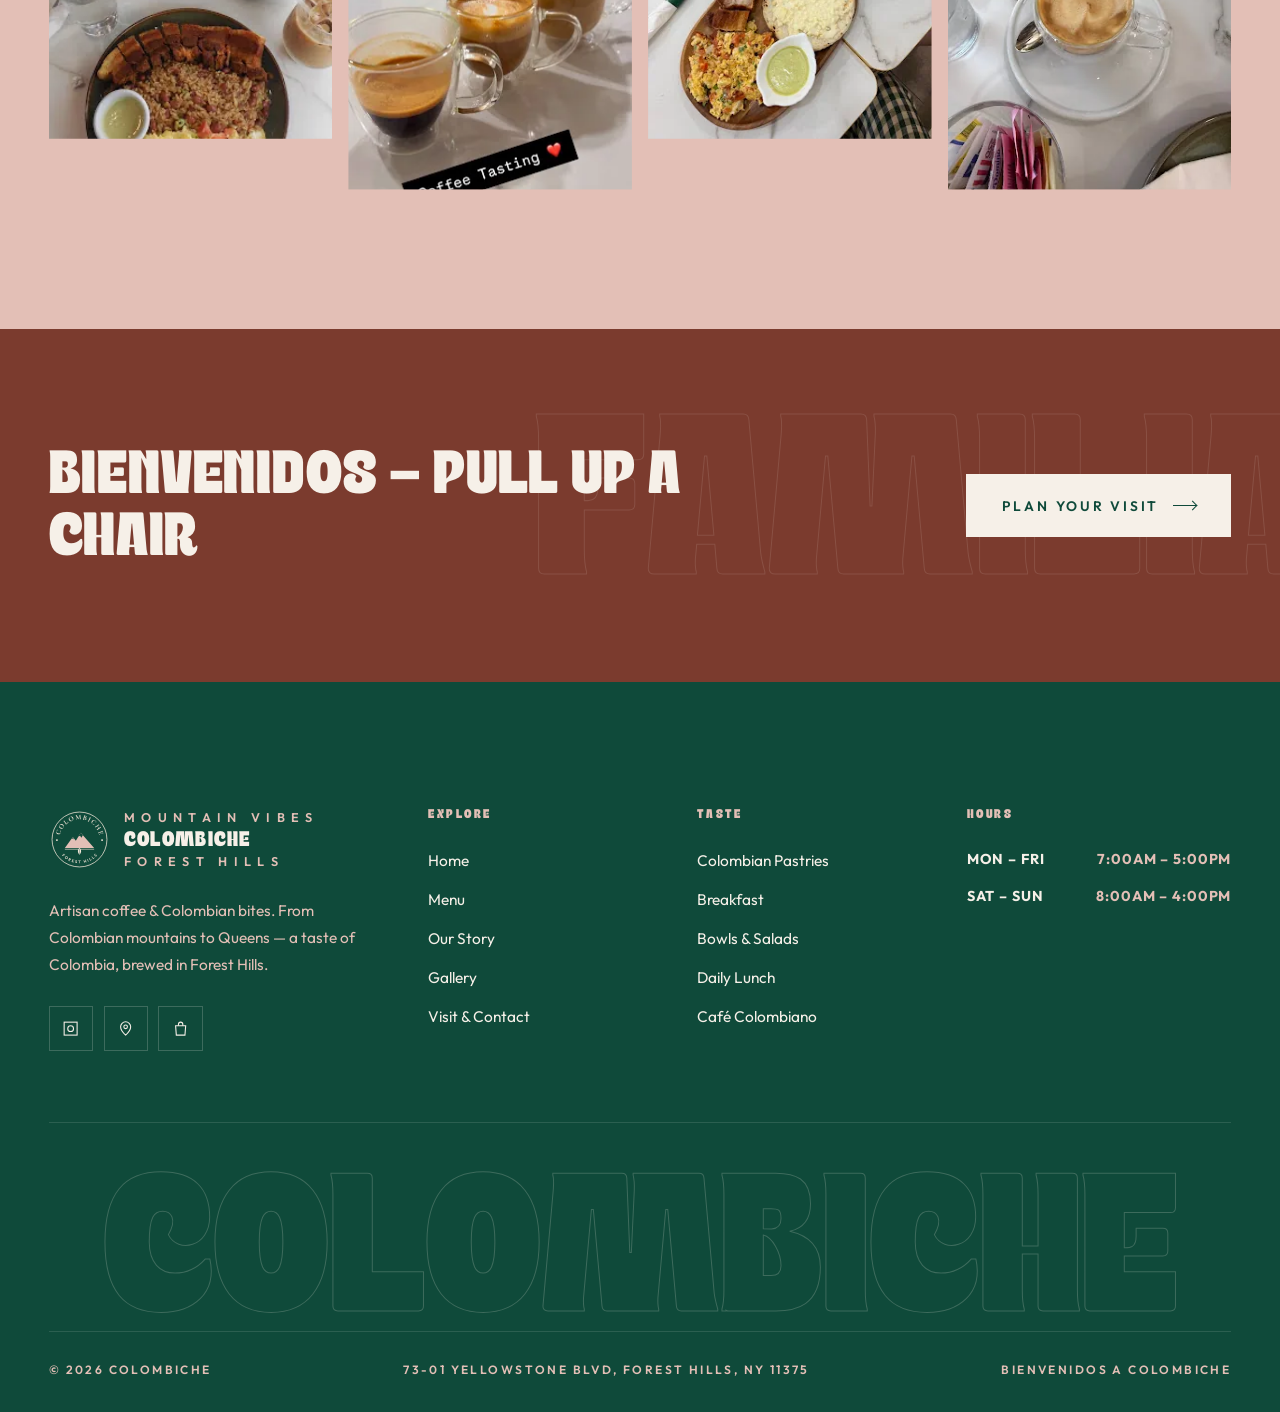
<file: about.html>
<!DOCTYPE html>
<html lang="en">
<head>
  <meta charset="UTF-8">
  <meta name="viewport" content="width=device-width, initial-scale=1.0">
  <title>Our Story — Colombiche</title>
  <meta name="description" content="The story of Colombiche — a Colombian coffee shop in Forest Hills, Queens bringing artisan coffee, Colombian pastries and home-style plates from the mountains of Colombia to Yellowstone Boulevard.">
  <meta name="theme-color" content="#0F4A3A">
  <meta property="og:title" content="Our Story — Colombiche">
  <meta property="og:description" content="The story of Colombiche — a Colombian coffee shop in Forest Hills, Queens bringing artisan coffee, Colombian pastries and home-style plates from the mountains of Colombia to Yellowstone Boulevard.">
  <meta property="og:image" content="assets/images/unnamed%20%2849%29.jpg">
  <link rel="icon" href="assets/logo.svg" type="image/svg+xml">
  <link rel="preconnect" href="https://fonts.googleapis.com">
  <link rel="preconnect" href="https://fonts.gstatic.com" crossorigin>
  <link href="https://fonts.googleapis.com/css2?family=Outfit:wght@400;500;600;700&display=swap" rel="stylesheet">
  <link rel="stylesheet" href="css/style.css">
  <link rel="preload" as="image" href="assets/images/unnamed%20%2865%29.webp" fetchpriority="high">
</head>
<body>

<header class="site-header">
  <div class="topbar">
    <div class="container">
      <div class="t-items"><span class="diamond"></span><span>Mon – Fri 7:00AM – 5:00PM</span><span class="t-hide">·</span><span class="t-hide">Sat – Sun 8:00AM – 4:00PM</span></div>
      <div class="t-items t-hide"><a href="https://www.instagram.com/colombichenyc/" target="_blank" rel="noopener">@colombichenyc</a><span>·</span><span>73-01 Yellowstone Blvd, Forest Hills, NY</span></div>
    </div>
  </div>
  <nav class="navbar" aria-label="Main">
    <div class="container">
      <a href="index.html" class="logo" aria-label="Colombiche home">
        <span class="logo-mark"><img src="assets/logo.svg" alt="" width="60" height="60"></span>
        <span class="logo-text"><small>MOUNTAIN VIBES</small><strong>COLOMBICHE</strong><small>FOREST HILLS</small></span>
      </a>
      <ul class="nav-links">
        <li><a href="index.html">Home</a></li>
        <li><a href="menu.html">Menu</a></li>
        <li><a href="about.html" class="active" aria-current="page">Our Story</a></li>
        <li><a href="gallery.html">Gallery</a></li>
        <li><a href="visit.html">Visit</a></li>
      </ul>
      <a href="visit.html" class="btn btn--light nav-cta">Find Us <span class="arrow"></span></a>
      <button class="menu-toggle" aria-label="Open menu" aria-expanded="false"><span></span><span></span><span></span></button>
    </div>
  </nav>
</header>

<div class="mobile-nav" aria-label="Mobile">
  <a class="m-link" href="index.html"><small>01</small>Home</a>
  <a class="m-link" href="menu.html"><small>02</small>Menu</a>
  <a class="m-link" href="about.html"><small>03</small>Our Story</a>
  <a class="m-link" href="gallery.html"><small>04</small>Gallery</a>
  <a class="m-link" href="visit.html"><small>05</small>Visit</a>
  <div class="m-foot">Mon – Fri 7:00AM – 5:00PM<br>Sat – Sun 8:00AM – 4:00PM<br>73-01 Yellowstone Blvd, Forest Hills, NY 11375<br><a href="https://www.instagram.com/colombichenyc/" target="_blank" rel="noopener">@colombichenyc</a></div>
</div>

<main>
<section class="page-hero">
  <div class="bg" data-parallax style="background-image:url('assets/images/unnamed%20%2865%29.webp')"></div>
  <div class="container">
    <div class="crumbs"><a href="index.html">Home</a><span class="diamond"></span><span>Our Story</span></div>
    <div class="hero-foot">
      <div>
        <h1>From Colombian<br>Mountains to Queens</h1>
        <p class="lead">A neighborhood coffee shop built on Colombian coffee, Colombian flavors and the warmth of a Colombian welcome.</p>
      </div>
    </div>
  </div>
</section>

<section class="section bg-white">
  <div class="container split">
    <div class="stack-images reveal">
      <span class="frame-line"></span>
      <div class="img-main reveal-img"><img src="assets/images/unnamed%20%2849%29.webp" alt="Colombiche storefront with green awning" decoding="async"></div>
      <div class="img-float reveal-img d2"><img src="assets/images/unnamed%20%2836%29.webp" alt="Dedo de queso dipped in coffee" decoding="async"></div>
      <span class="tag">7301 Yellowstone</span>
    </div>
    <div class="text-block">
      <span class="eyebrow reveal">How It Began</span>
      <h2 class="reveal">Something Special Brewing in Forest Hills</h2>
      <p class="lead reveal">Colombiche was born from a simple wish: to share the coffee and comfort food of Colombia with our Queens neighbors.</p>
      <p class="muted reveal">We took over the corner of 73-01 Yellowstone Boulevard, filled it with light, marble tables and Colombian art, and opened the doors under a green awning. Today the pastry case holds pan de bono and empanadas, the kitchen serves calentado and daily lunch, and the espresso machine hardly rests.</p>
      <p class="muted reveal">Our motto says it all: <em>Mountain Vibes · Forest Hills.</em></p>
    </div>
  </div>
</section>

<section class="section bg-espresso">
  <div class="container">
    <span class="eyebrow reveal">Our Philosophy</span>
    <p class="big-statement reveal">We believe in <em>real Colombian coffee</em>, food that <em>tastes like home</em>, and a café that feels like <em>part of the neighborhood.</em></p>
    <div class="values" style="margin-top:80px">
      <div class="value reveal">
        <span class="num">01</span>
        <h3>Colombian Coffee</h3>
        <p>Quality beans and carefully pulled shots — a proper crema, a strong americano and a macchiato served the way it should be.</p>
      </div>
      <div class="value reveal d1">
        <span class="num">02</span>
        <h3>Home-Style Flavor</h3>
        <p>House-made empanadas, pan de bono, calentado, chorizo and a daily lunch that changes with the day.</p>
      </div>
      <div class="value reveal d2">
        <span class="num">03</span>
        <h3>Community</h3>
        <p>Saturday brunch with live music, coffee tastings and a team that greets every guest like family.</p>
      </div>
    </div>
  </div>
</section>

<section class="section bg-cream">
  <div class="container">
    <div class="section-head">
      <div>
        <span class="eyebrow reveal">Life at Colombiche</span>
        <h2 class="reveal">Every Day<br>of the Week</h2>
      </div>
    </div>
    <div class="timeline">
      <div class="reveal"><span>Weekday Mornings</span><h3>Coffee &amp; Pastries</h3><p>Doors open at 7AM for tinto, espresso and warm pan de bono.</p></div>
      <div class="reveal d1"><span>Every Day</span><h3>Daily Lunch</h3><p>A home-style lunch special, posted on the chalkboard.</p></div>
      <div class="reveal d2"><span>Special Events</span><h3>Coffee Tastings</h3><p>Discover Colombian coffee one cup at a time — follow @colombichenyc for dates.</p></div>
      <div class="reveal d3"><span>Weekends</span><h3>Brunch &amp; Music</h3><p>Calentado, Sunday lechona and, some Saturdays, live music.</p></div>
    </div>
  </div>
</section>

<section class="section bg-white">
  <div class="container split split--reverse">
    <div class="stack-images reveal">
      <span class="frame-line"></span>
      <div class="img-main reveal-img"><img src="assets/images/unnamed%20%2823%29.webp" alt="The Colombiche counter and menu board" decoding="async"></div>
      <div class="img-float reveal-img d2"><img src="assets/images/unnamed%20%286%29.webp" alt="Colorful painting of Colombian women" decoding="async"></div>
      <span class="tag">The Room</span>
    </div>
    <div class="text-block">
      <span class="eyebrow reveal">The Space</span>
      <h2 class="reveal">Bright, Spacious &amp; Unhurried</h2>
      <p class="muted reveal">Natural light pours through big windows onto white marble tables. Colombian art — from Cartagena's colorful streets to the Andes at sunset — hangs on the walls. Nobody rushes you: stay for a second cup.</p>
      <div class="features reveal">
        <div><strong>Natural Light</strong><span>Big, bright windows.</span></div>
        <div><strong>Marble Tables</strong><span>Clean and spacious.</span></div>
        <div><strong>Colombian Art</strong><span>A trip on every wall.</span></div>
      </div>
      <a href="gallery.html" class="btn btn--outline reveal">Tour the Gallery <span class="arrow"></span></a>
    </div>
  </div>
</section>

<section class="section bg-beige">
  <div class="container">
    <div class="section-head center">
      <span class="eyebrow reveal">Our Guests</span>
      <h2 class="reveal">Moments at the Table</h2>
    </div>
    <div class="people-grid" style="padding-bottom:50px">
      <figure class="reveal-img"><img src="assets/images/unnamed%20%2853%29.webp" alt="A guest with coffee and breakfast" decoding="async"></figure>
      <figure class="reveal-img d1"><img src="assets/images/unnamed%20%2861%29.webp" alt="Thursday coffee tasting" decoding="async"></figure>
      <figure class="reveal-img d2"><img src="assets/images/unnamed%20%285%29.webp" alt="Breakfast spread for the table" decoding="async"></figure>
      <figure class="reveal-img d3"><img src="assets/images/unnamed%20%2833%29.webp" alt="Cappuccino on a marble table" decoding="async"></figure>
    </div>
  </div>
</section>

<section class="cta-band">
  <div class="ghost-word" aria-hidden="true">Familia</div>
  <div class="container">
    <h2 class="reveal">Bienvenidos — Pull Up a Chair</h2>
    <a href="visit.html" class="btn btn--light reveal">Plan Your Visit <span class="arrow"></span></a>
  </div>
</section>
</main>

<footer class="site-footer">
  <div class="container">
    <div class="footer-top">
      <div>
        <a href="index.html" class="logo">
          <span class="logo-mark"><img src="assets/logo.svg" alt="" width="60" height="60"></span>
          <span class="logo-text"><small>MOUNTAIN VIBES</small><strong>COLOMBICHE</strong><small>FOREST HILLS</small></span>
        </a>
        <p>Artisan coffee &amp; Colombian bites. From Colombian mountains to Queens — a taste of Colombia, brewed in Forest Hills.</p>
        <div class="socials">
          <a href="https://www.instagram.com/colombichenyc/" target="_blank" rel="noopener" aria-label="Instagram @colombichenyc"><svg viewBox="0 0 24 24"><rect x="3" y="3" width="18" height="18"/><circle cx="12" cy="12" r="4"/><path d="M17.5 6.5h.01"/></svg></a>
          <a href="https://www.google.com/maps/place/Colombiche/@40.7175453,-73.8568384,17z/data=!3m1!4b1!4m6!3m5!1s0x89c25ffa9d3dcef1:0xcf79a14ec2ab7ac5!8m2!3d40.7175453!4d-73.8568384!16s%2Fg%2F11ntnw3kk6" target="_blank" rel="noopener" aria-label="Colombiche on Google Maps"><svg viewBox="0 0 24 24"><path d="M12 21s-7-6.2-7-11.5A7 7 0 0 1 19 9.5C19 14.8 12 21 12 21z"/><circle cx="12" cy="9.5" r="2.5"/></svg></a>
          <a href="https://order.toasttab.com/online/colombiche-2-73-01-yellowstone-boulevard" target="_blank" rel="noopener" aria-label="Order online"><svg viewBox="0 0 24 24"><path d="M5 8h14l-1 13H6z"/><path d="M9 8V6a3 3 0 0 1 6 0v2"/></svg></a>
        </div>
      </div>
      <div>
        <h4>Explore</h4>
        <ul>
          <li><a href="index.html">Home</a></li>
          <li><a href="menu.html">Menu</a></li>
          <li><a href="about.html">Our Story</a></li>
          <li><a href="gallery.html">Gallery</a></li>
          <li><a href="visit.html">Visit &amp; Contact</a></li>
        </ul>
      </div>
      <div>
        <h4>Taste</h4>
        <ul>
          <li><a href="menu.html#pastries">Colombian Pastries</a></li>
          <li><a href="menu.html#breakfast">Breakfast</a></li>
          <li><a href="menu.html#bowls">Bowls &amp; Salads</a></li>
          <li><a href="menu.html#specials">Daily Lunch</a></li>
          <li><a href="menu.html#coffee">Café Colombiano</a></li>
        </ul>
      </div>
      <div>
        <h4>Hours</h4>
        <ul class="footer-hours">
          <li><span>Mon – Fri</span><span>7:00AM – 5:00PM</span></li>
          <li><span>Sat – Sun</span><span>8:00AM – 4:00PM</span></li>
        </ul>
      </div>
    </div>
    <div class="footer-word" aria-hidden="true">Colombiche</div>
    <div class="footer-bottom">
      <span>© <span data-year>2026</span> Colombiche</span>
      <span>73-01 Yellowstone Blvd, Forest Hills, NY 11375</span>
      <span>Bienvenidos a Colombiche</span>
    </div>
  </div>
</footer>

<button class="back-top" aria-label="Back to top"><svg viewBox="0 0 24 24"><path d="M12 19V5M5 12l7-7 7 7"/></svg></button>

<script src="js/main.js"></script>
</body>
</html>
</file>
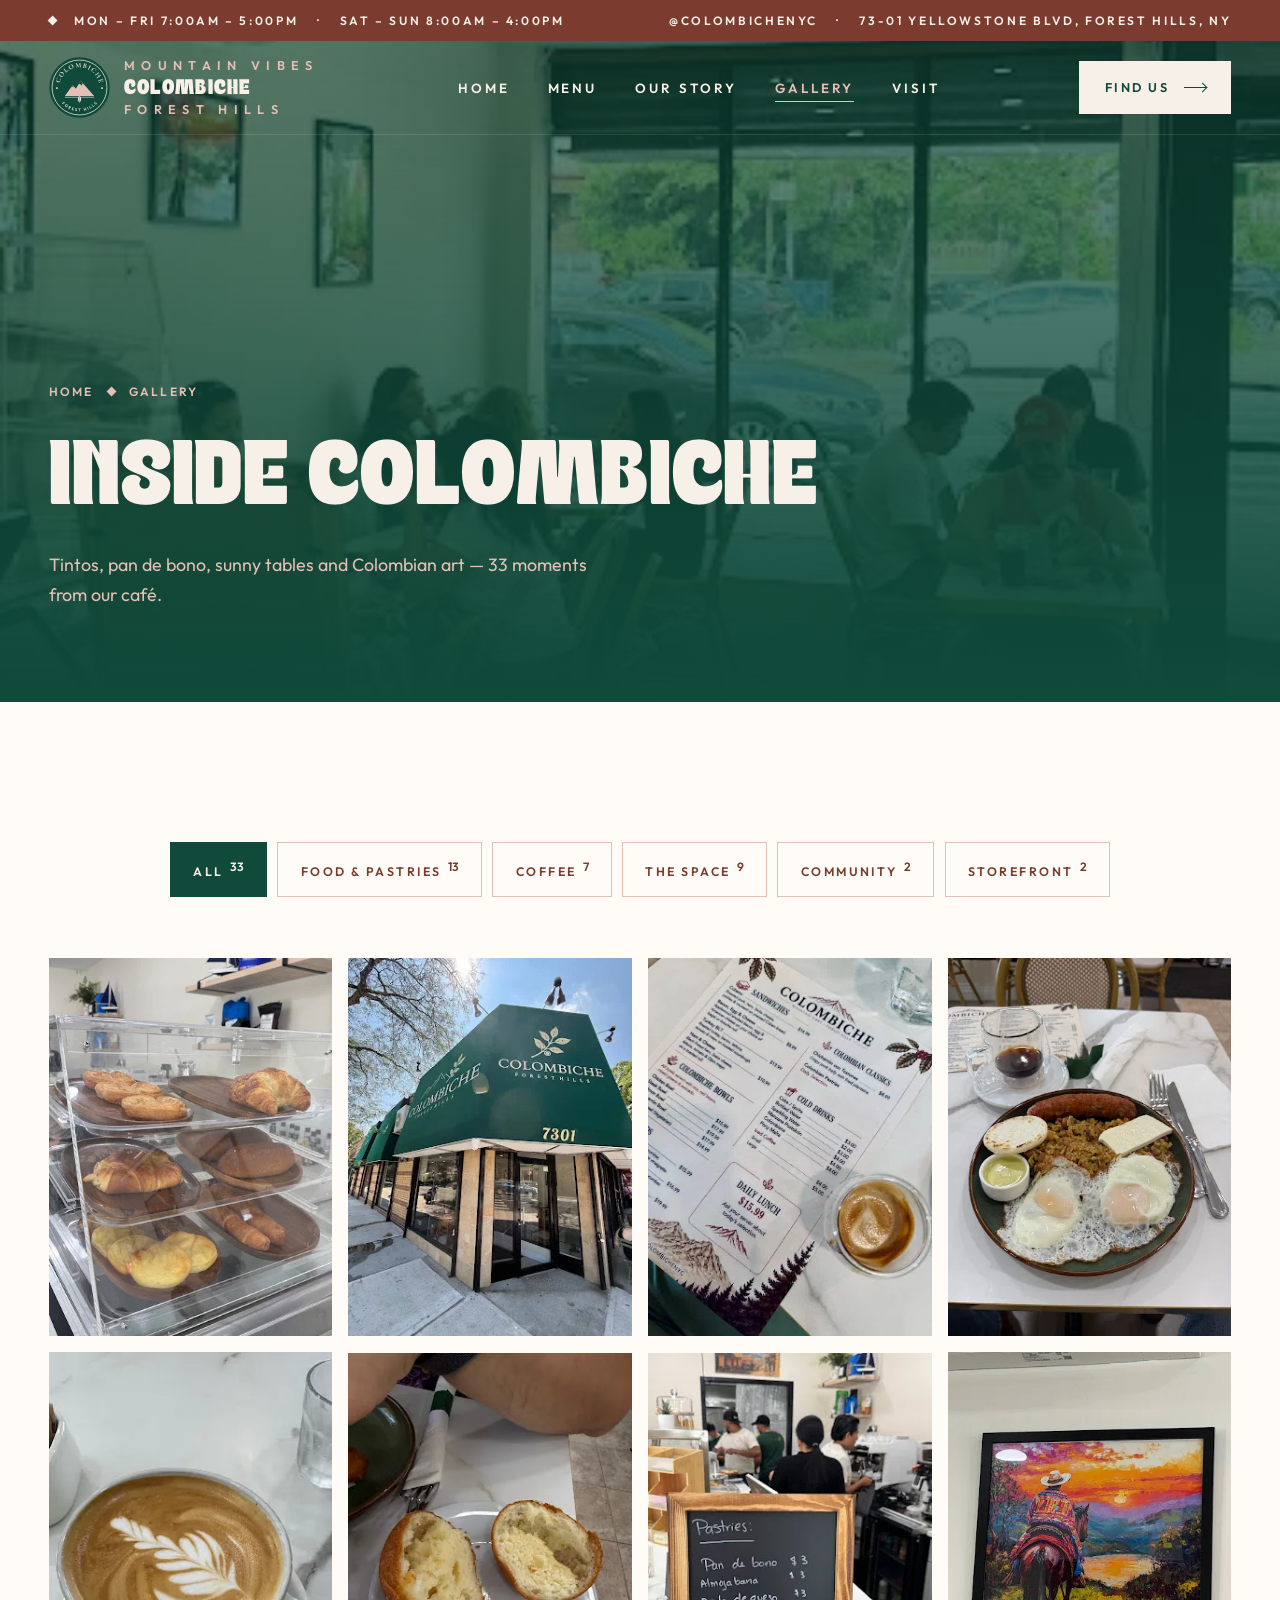
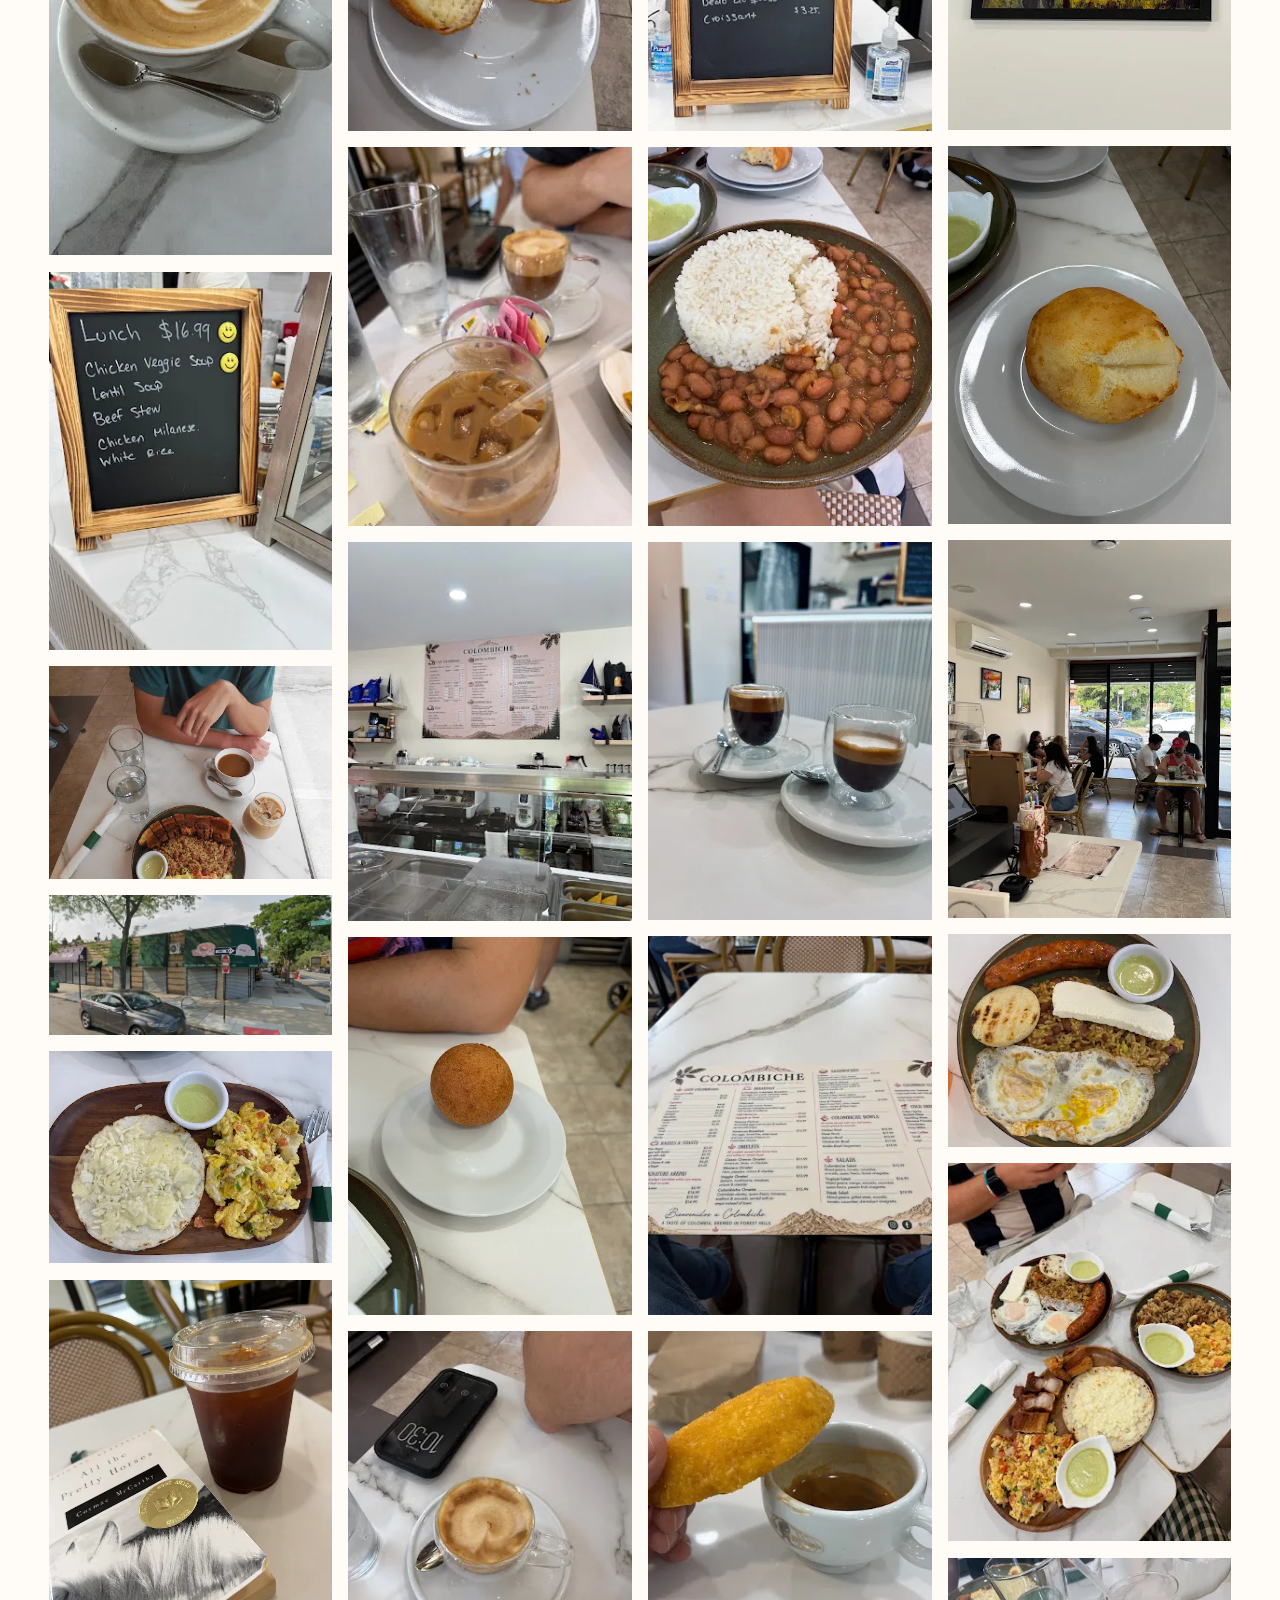
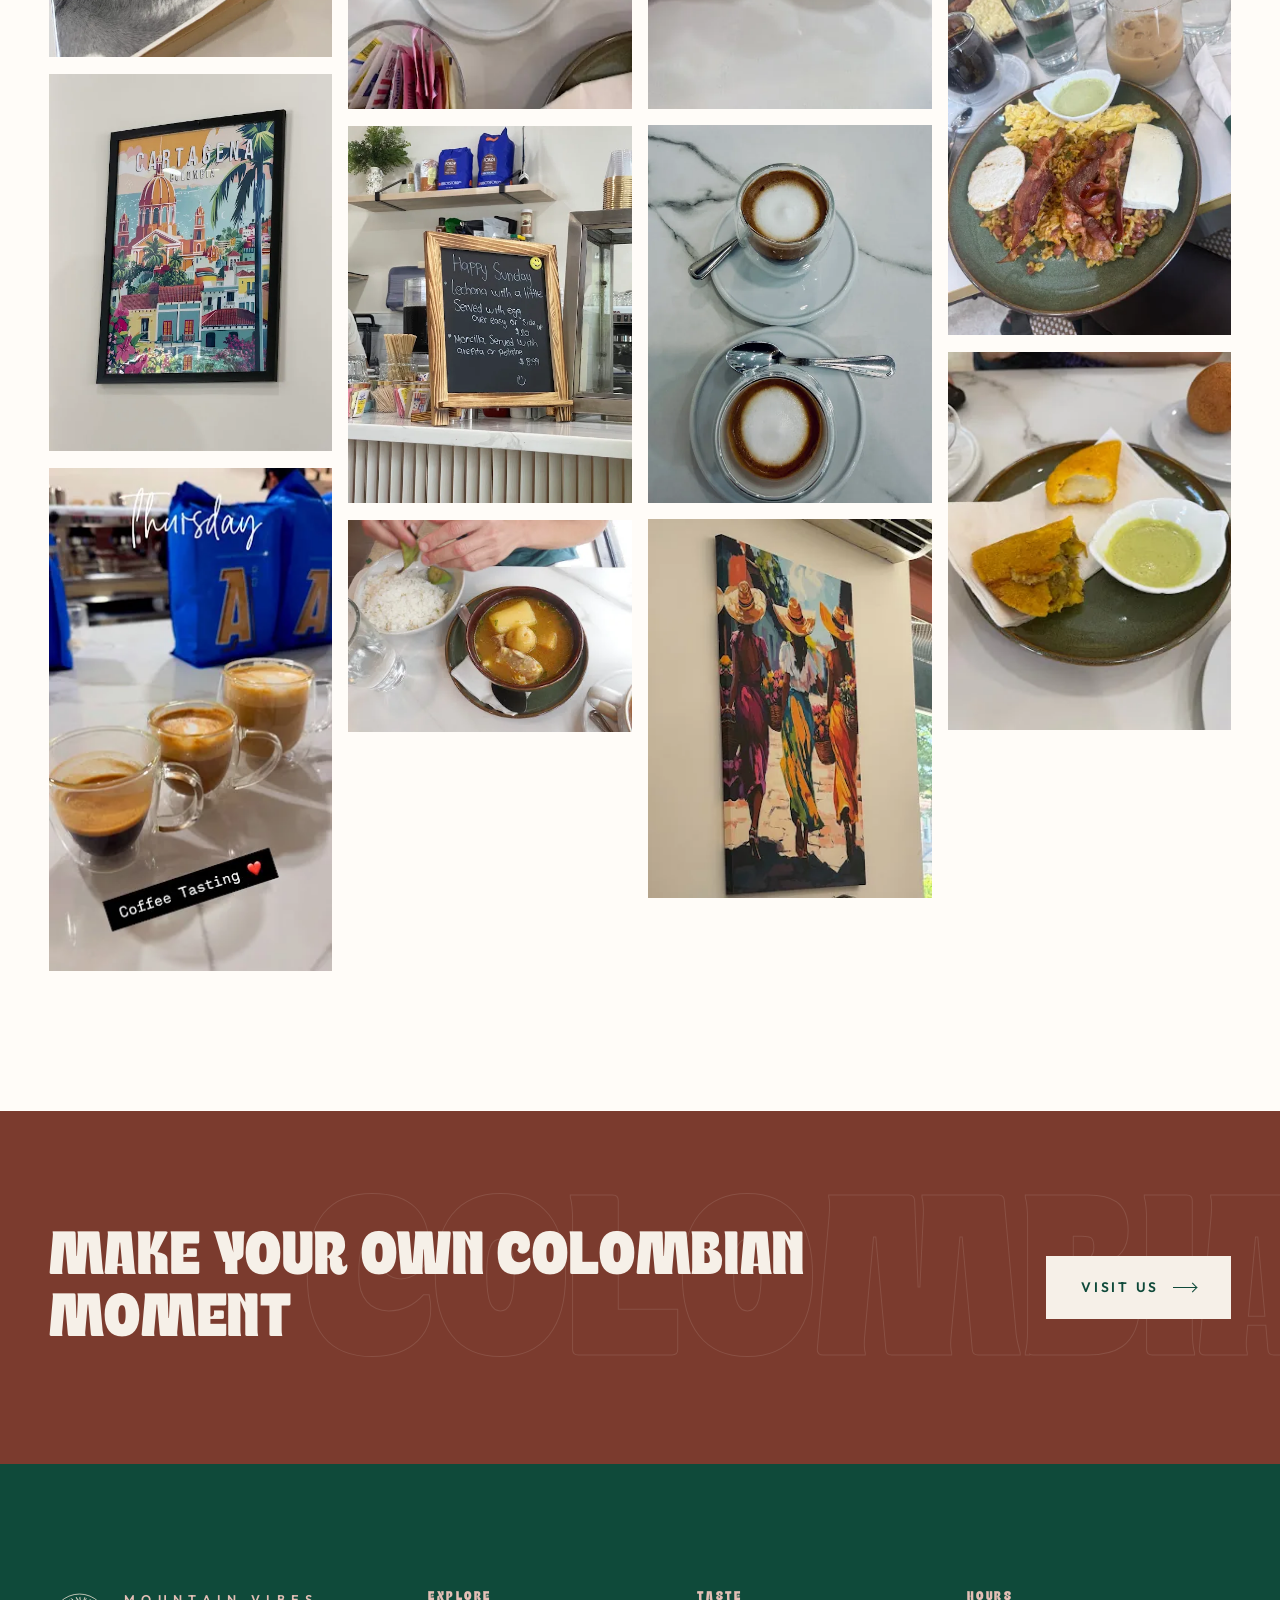
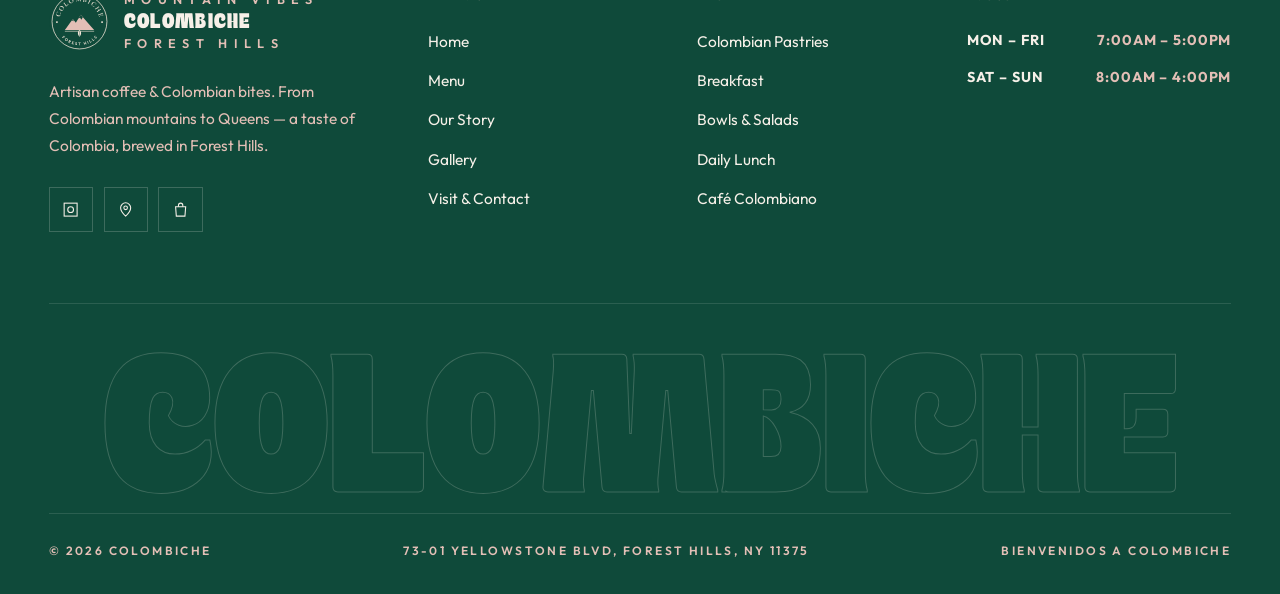
<file: gallery.html>
<!DOCTYPE html>
<html lang="en">
<head>
  <meta charset="UTF-8">
  <meta name="viewport" content="width=device-width, initial-scale=1.0">
  <title>Gallery — Colombiche</title>
  <meta name="description" content="Step inside Colombiche in Forest Hills, Queens — photos of our Colombian coffee, pastries, breakfast plates, bright dining room and Colombian art.">
  <meta name="theme-color" content="#0F4A3A">
  <meta property="og:title" content="Gallery — Colombiche">
  <meta property="og:description" content="Step inside Colombiche in Forest Hills, Queens — photos of our Colombian coffee, pastries, breakfast plates, bright dining room and Colombian art.">
  <meta property="og:image" content="assets/images/unnamed%20%2849%29.jpg">
  <link rel="icon" href="assets/logo.svg" type="image/svg+xml">
  <link rel="preconnect" href="https://fonts.googleapis.com">
  <link rel="preconnect" href="https://fonts.gstatic.com" crossorigin>
  <link href="https://fonts.googleapis.com/css2?family=Outfit:wght@400;500;600;700&display=swap" rel="stylesheet">
  <link rel="stylesheet" href="css/style.css">
  <link rel="preload" as="image" href="assets/images/unnamed%20%2865%29.webp" fetchpriority="high">
</head>
<body>

<header class="site-header">
  <div class="topbar">
    <div class="container">
      <div class="t-items"><span class="diamond"></span><span>Mon – Fri 7:00AM – 5:00PM</span><span class="t-hide">·</span><span class="t-hide">Sat – Sun 8:00AM – 4:00PM</span></div>
      <div class="t-items t-hide"><a href="https://www.instagram.com/colombichenyc/" target="_blank" rel="noopener">@colombichenyc</a><span>·</span><span>73-01 Yellowstone Blvd, Forest Hills, NY</span></div>
    </div>
  </div>
  <nav class="navbar" aria-label="Main">
    <div class="container">
      <a href="index.html" class="logo" aria-label="Colombiche home">
        <span class="logo-mark"><img src="assets/logo.svg" alt="" width="60" height="60"></span>
        <span class="logo-text"><small>MOUNTAIN VIBES</small><strong>COLOMBICHE</strong><small>FOREST HILLS</small></span>
      </a>
      <ul class="nav-links">
        <li><a href="index.html">Home</a></li>
        <li><a href="menu.html">Menu</a></li>
        <li><a href="about.html">Our Story</a></li>
        <li><a href="gallery.html" class="active" aria-current="page">Gallery</a></li>
        <li><a href="visit.html">Visit</a></li>
      </ul>
      <a href="visit.html" class="btn btn--light nav-cta">Find Us <span class="arrow"></span></a>
      <button class="menu-toggle" aria-label="Open menu" aria-expanded="false"><span></span><span></span><span></span></button>
    </div>
  </nav>
</header>

<div class="mobile-nav" aria-label="Mobile">
  <a class="m-link" href="index.html"><small>01</small>Home</a>
  <a class="m-link" href="menu.html"><small>02</small>Menu</a>
  <a class="m-link" href="about.html"><small>03</small>Our Story</a>
  <a class="m-link" href="gallery.html"><small>04</small>Gallery</a>
  <a class="m-link" href="visit.html"><small>05</small>Visit</a>
  <div class="m-foot">Mon – Fri 7:00AM – 5:00PM<br>Sat – Sun 8:00AM – 4:00PM<br>73-01 Yellowstone Blvd, Forest Hills, NY 11375<br><a href="https://www.instagram.com/colombichenyc/" target="_blank" rel="noopener">@colombichenyc</a></div>
</div>

<main>
<section class="page-hero">
  <div class="bg" data-parallax style="background-image:url('assets/images/unnamed%20%2865%29.webp')"></div>
  <div class="container">
    <div class="crumbs"><a href="index.html">Home</a><span class="diamond"></span><span>Gallery</span></div>
    <div class="hero-foot">
      <div>
        <h1>Inside Colombiche</h1>
        <p class="lead">Tintos, pan de bono, sunny tables and Colombian art — 33 moments from our café.</p>
      </div>
    </div>
  </div>
</section>

<section class="section bg-white">
  <div class="container">
    <div class="filters reveal">
      <button class="filter-btn active" data-filter="all">All<sup>33</sup></button>
      <button class="filter-btn" data-filter="food">Food & Pastries<sup>13</sup></button>
      <button class="filter-btn" data-filter="coffee">Coffee<sup>7</sup></button>
      <button class="filter-btn" data-filter="space">The Space<sup>9</sup></button>
      <button class="filter-btn" data-filter="people">Community<sup>2</sup></button>
      <button class="filter-btn" data-filter="outside">Storefront<sup>2</sup></button>
    </div>
    <div class="masonry">
      <button class="g-item reveal" data-cat="food"><img src="assets/images/unnamed%20%2813%29.webp" alt="The pastry case" decoding="async"><span class="g-cap">The pastry case</span></button>
      <button class="g-item reveal" data-cat="coffee"><img src="assets/images/unnamed%20%2811%29.webp" alt="Latte art" decoding="async"><span class="g-cap">Latte art</span></button>
      <button class="g-item reveal" data-cat="space"><img src="assets/images/unnamed%20%2814%29.webp" alt="Today's lunch on the chalkboard" decoding="async"><span class="g-cap">Today's lunch on the chalkboard</span></button>
      <button class="g-item reveal" data-cat="people"><img src="assets/images/unnamed%20%2853%29.webp" alt="Breakfast with a view" decoding="async"><span class="g-cap">Breakfast with a view</span></button>
      <button class="g-item reveal" data-cat="outside"><img src="assets/images/thumbnail.webp" alt="The corner of Yellowstone Boulevard" decoding="async"><span class="g-cap">The corner of Yellowstone Boulevard</span></button>
      <button class="g-item reveal" data-cat="food"><img src="assets/images/unnamed%20%282%29.webp" alt="Arepa with cheese & eggs" decoding="async"><span class="g-cap">Arepa with cheese & eggs</span></button>
      <button class="g-item reveal" data-cat="coffee"><img src="assets/images/unnamed%20%2812%29.webp" alt="Iced coffee & a good book" decoding="async"><span class="g-cap">Iced coffee & a good book</span></button>
      <button class="g-item reveal" data-cat="space"><img src="assets/images/unnamed%20%2816%29.webp" alt="Cartagena on the wall" decoding="async"><span class="g-cap">Cartagena on the wall</span></button>
      <button class="g-item reveal" data-cat="people"><img src="assets/images/unnamed%20%2861%29.webp" alt="Coffee tasting" decoding="async"><span class="g-cap">Coffee tasting</span></button>
      <button class="g-item reveal" data-cat="outside"><img src="assets/images/unnamed%20%2849%29.webp" alt="The green awning" decoding="async"><span class="g-cap">The green awning</span></button>
      <button class="g-item reveal" data-cat="food"><img src="assets/images/unnamed%20%2820%29.webp" alt="Warm Colombian bread" decoding="async"><span class="g-cap">Warm Colombian bread</span></button>
      <button class="g-item reveal" data-cat="coffee"><img src="assets/images/unnamed%20%2831%29.webp" alt="Iced coffee & espresso" decoding="async"><span class="g-cap">Iced coffee & espresso</span></button>
      <button class="g-item reveal" data-cat="space"><img src="assets/images/unnamed%20%2823%29.webp" alt="The counter" decoding="async"><span class="g-cap">The counter</span></button>
      <button class="g-item reveal" data-cat="food"><img src="assets/images/unnamed%20%2821%29.webp" alt="Buñuelo" decoding="async"><span class="g-cap">Buñuelo</span></button>
      <button class="g-item reveal" data-cat="coffee"><img src="assets/images/unnamed%20%2833%29.webp" alt="Cappuccino" decoding="async"><span class="g-cap">Cappuccino</span></button>
      <button class="g-item reveal" data-cat="space"><img src="assets/images/unnamed%20%283%29.webp" alt="Happy Sunday specials" decoding="async"><span class="g-cap">Happy Sunday specials</span></button>
      <button class="g-item reveal" data-cat="food"><img src="assets/images/unnamed%20%2825%29.webp" alt="Soup of the day" decoding="async"><span class="g-cap">Soup of the day</span></button>
      <button class="g-item reveal" data-cat="coffee"><img src="assets/images/unnamed%20%284%29.webp" alt="Our menu & a cortado" decoding="async"><span class="g-cap">Our menu & a cortado</span></button>
      <button class="g-item reveal" data-cat="space"><img src="assets/images/unnamed%20%2857%29.webp" alt="Pastries board & the team" decoding="async"><span class="g-cap">Pastries board & the team</span></button>
      <button class="g-item reveal" data-cat="food"><img src="assets/images/unnamed%20%2827%29.webp" alt="Rice & red beans" decoding="async"><span class="g-cap">Rice & red beans</span></button>
      <button class="g-item reveal" data-cat="coffee"><img src="assets/images/unnamed%20%2846%29.webp" alt="Espresso in double-walled glasses" decoding="async"><span class="g-cap">Espresso in double-walled glasses</span></button>
      <button class="g-item reveal" data-cat="space"><img src="assets/images/unnamed%20%2859%29.webp" alt="Bienvenidos a Colombiche" decoding="async"><span class="g-cap">Bienvenidos a Colombiche</span></button>
      <button class="g-item reveal" data-cat="food"><img src="assets/images/unnamed%20%2836%29.webp" alt="Dedo de queso & tinto" decoding="async"><span class="g-cap">Dedo de queso & tinto</span></button>
      <button class="g-item reveal" data-cat="coffee"><img src="assets/images/unnamed%20%2855%29.webp" alt="Two cappuccinos" decoding="async"><span class="g-cap">Two cappuccinos</span></button>
      <button class="g-item reveal" data-cat="space"><img src="assets/images/unnamed%20%286%29.webp" alt="Colombian art" decoding="async"><span class="g-cap">Colombian art</span></button>
      <button class="g-item reveal" data-cat="food"><img src="assets/images/unnamed%20%2839%29.webp" alt="Calentado with eggs" decoding="async"><span class="g-cap">Calentado with eggs</span></button>
      <button class="g-item reveal" data-cat="space"><img src="assets/images/unnamed%20%2860%29.webp" alt="The Andes at sunset" decoding="async"><span class="g-cap">The Andes at sunset</span></button>
      <button class="g-item reveal" data-cat="food"><img src="assets/images/unnamed%20%2843%29.webp" alt="Pan de bono" decoding="async"><span class="g-cap">Pan de bono</span></button>
      <button class="g-item reveal" data-cat="space"><img src="assets/images/unnamed%20%2865%29.webp" alt="The dining room" decoding="async"><span class="g-cap">The dining room</span></button>
      <button class="g-item reveal" data-cat="food"><img src="assets/images/unnamed%20%2844%29.webp" alt="Colombiche calentado breakfast" decoding="async"><span class="g-cap">Colombiche calentado breakfast</span></button>
      <button class="g-item reveal" data-cat="food"><img src="assets/images/unnamed%20%285%29.webp" alt="Breakfast for the table" decoding="async"><span class="g-cap">Breakfast for the table</span></button>
      <button class="g-item reveal" data-cat="food"><img src="assets/images/unnamed%20%2862%29.webp" alt="Bacon, eggs & queso fresco" decoding="async"><span class="g-cap">Bacon, eggs & queso fresco</span></button>
      <button class="g-item reveal" data-cat="food"><img src="assets/images/unnamed%20%2868%29.webp" alt="House-made empanadas" decoding="async"><span class="g-cap">House-made empanadas</span></button>
    </div>
  </div>
</section>

<div class="lightbox" role="dialog" aria-modal="true" aria-label="Image viewer">
  <button class="lb-btn lb-close" aria-label="Close"><svg viewBox="0 0 24 24"><path d="M6 6l12 12M18 6L6 18"/></svg></button>
  <button class="lb-btn lb-prev" aria-label="Previous"><svg viewBox="0 0 24 24"><path d="M15 5l-7 7 7 7"/></svg></button>
  <figure><img alt=""><figcaption></figcaption></figure>
  <button class="lb-btn lb-next" aria-label="Next"><svg viewBox="0 0 24 24"><path d="M9 5l7 7-7 7"/></svg></button>
</div>

<section class="cta-band">
  <div class="ghost-word" aria-hidden="true">Colombia</div>
  <div class="container">
    <h2 class="reveal">Make Your Own Colombian Moment</h2>
    <a href="visit.html" class="btn btn--light reveal">Visit Us <span class="arrow"></span></a>
  </div>
</section>
</main>

<footer class="site-footer">
  <div class="container">
    <div class="footer-top">
      <div>
        <a href="index.html" class="logo">
          <span class="logo-mark"><img src="assets/logo.svg" alt="" width="60" height="60"></span>
          <span class="logo-text"><small>MOUNTAIN VIBES</small><strong>COLOMBICHE</strong><small>FOREST HILLS</small></span>
        </a>
        <p>Artisan coffee &amp; Colombian bites. From Colombian mountains to Queens — a taste of Colombia, brewed in Forest Hills.</p>
        <div class="socials">
          <a href="https://www.instagram.com/colombichenyc/" target="_blank" rel="noopener" aria-label="Instagram @colombichenyc"><svg viewBox="0 0 24 24"><rect x="3" y="3" width="18" height="18"/><circle cx="12" cy="12" r="4"/><path d="M17.5 6.5h.01"/></svg></a>
          <a href="https://www.google.com/maps/place/Colombiche/@40.7175453,-73.8568384,17z/data=!3m1!4b1!4m6!3m5!1s0x89c25ffa9d3dcef1:0xcf79a14ec2ab7ac5!8m2!3d40.7175453!4d-73.8568384!16s%2Fg%2F11ntnw3kk6" target="_blank" rel="noopener" aria-label="Colombiche on Google Maps"><svg viewBox="0 0 24 24"><path d="M12 21s-7-6.2-7-11.5A7 7 0 0 1 19 9.5C19 14.8 12 21 12 21z"/><circle cx="12" cy="9.5" r="2.5"/></svg></a>
          <a href="https://order.toasttab.com/online/colombiche-2-73-01-yellowstone-boulevard" target="_blank" rel="noopener" aria-label="Order online"><svg viewBox="0 0 24 24"><path d="M5 8h14l-1 13H6z"/><path d="M9 8V6a3 3 0 0 1 6 0v2"/></svg></a>
        </div>
      </div>
      <div>
        <h4>Explore</h4>
        <ul>
          <li><a href="index.html">Home</a></li>
          <li><a href="menu.html">Menu</a></li>
          <li><a href="about.html">Our Story</a></li>
          <li><a href="gallery.html">Gallery</a></li>
          <li><a href="visit.html">Visit &amp; Contact</a></li>
        </ul>
      </div>
      <div>
        <h4>Taste</h4>
        <ul>
          <li><a href="menu.html#pastries">Colombian Pastries</a></li>
          <li><a href="menu.html#breakfast">Breakfast</a></li>
          <li><a href="menu.html#bowls">Bowls &amp; Salads</a></li>
          <li><a href="menu.html#specials">Daily Lunch</a></li>
          <li><a href="menu.html#coffee">Café Colombiano</a></li>
        </ul>
      </div>
      <div>
        <h4>Hours</h4>
        <ul class="footer-hours">
          <li><span>Mon – Fri</span><span>7:00AM – 5:00PM</span></li>
          <li><span>Sat – Sun</span><span>8:00AM – 4:00PM</span></li>
        </ul>
      </div>
    </div>
    <div class="footer-word" aria-hidden="true">Colombiche</div>
    <div class="footer-bottom">
      <span>© <span data-year>2026</span> Colombiche</span>
      <span>73-01 Yellowstone Blvd, Forest Hills, NY 11375</span>
      <span>Bienvenidos a Colombiche</span>
    </div>
  </div>
</footer>

<button class="back-top" aria-label="Back to top"><svg viewBox="0 0 24 24"><path d="M12 19V5M5 12l7-7 7 7"/></svg></button>

<script src="js/main.js"></script>
</body>
</html>
</file>
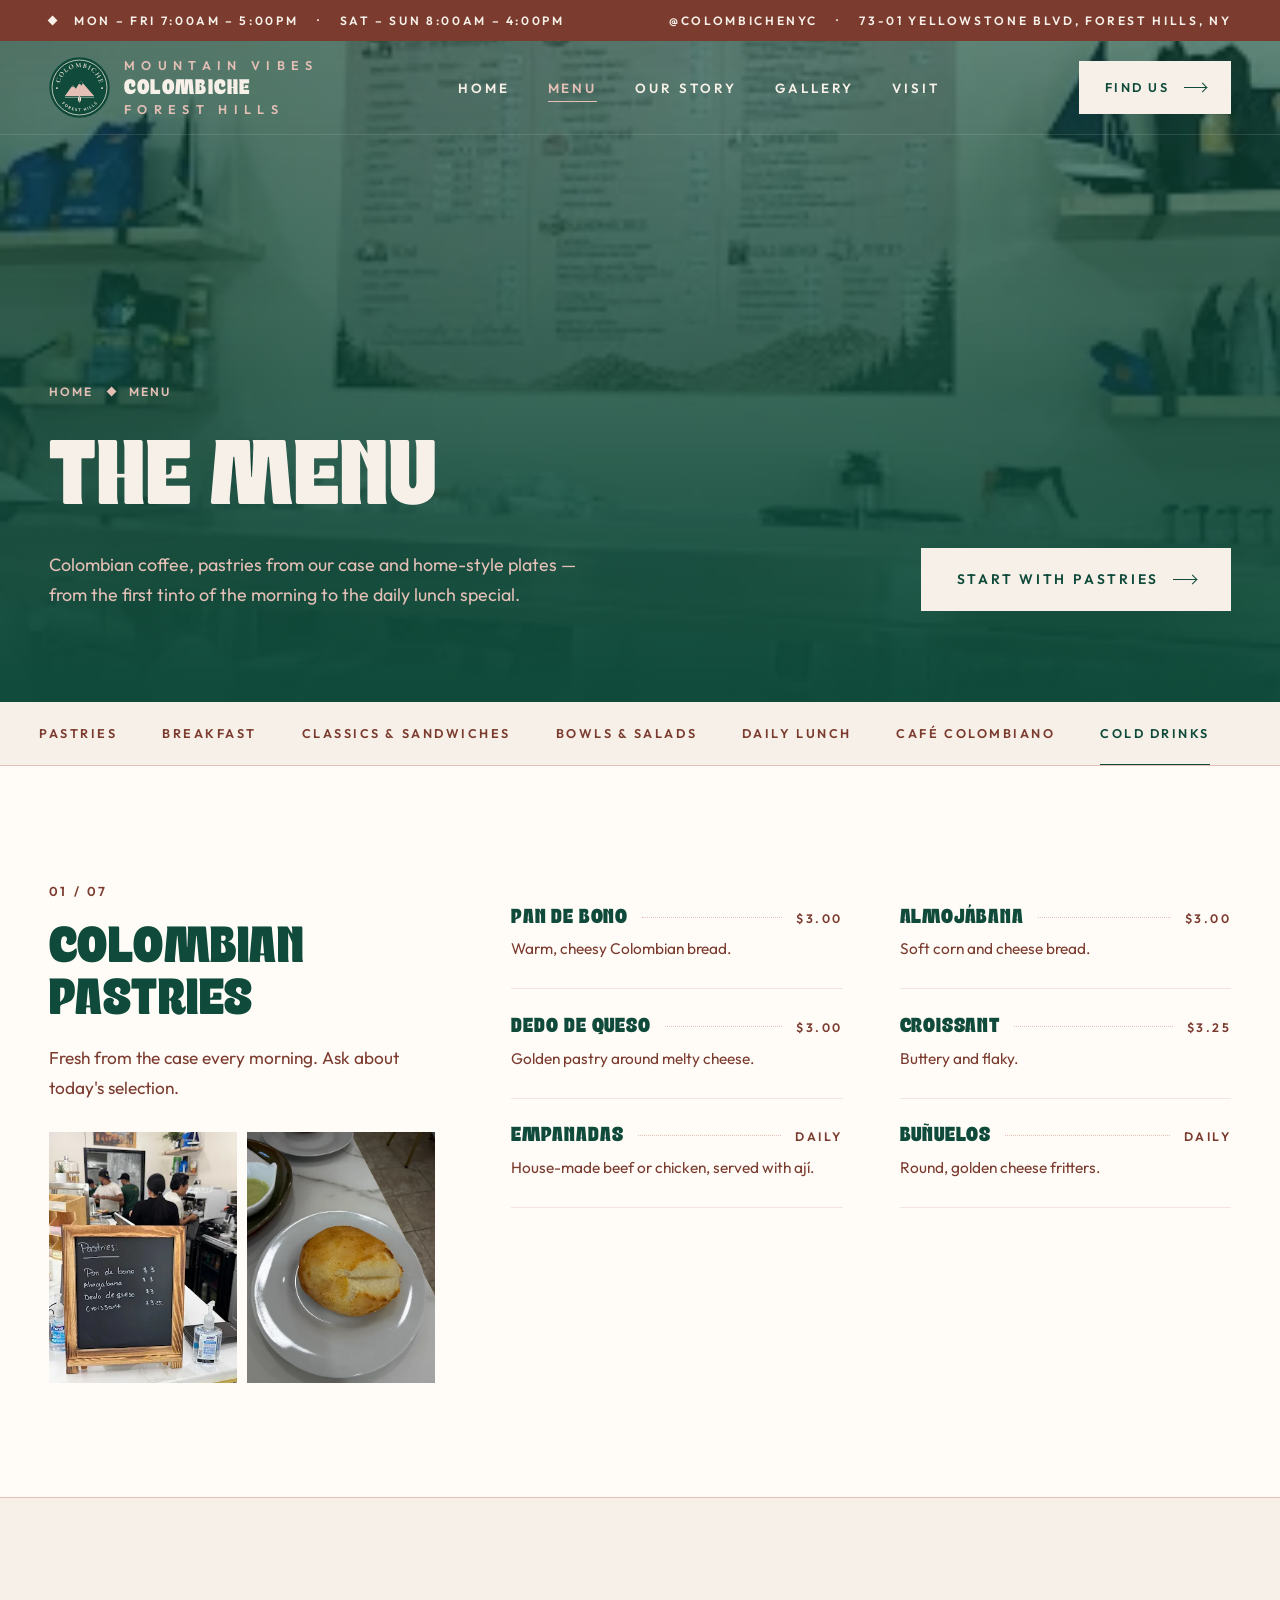
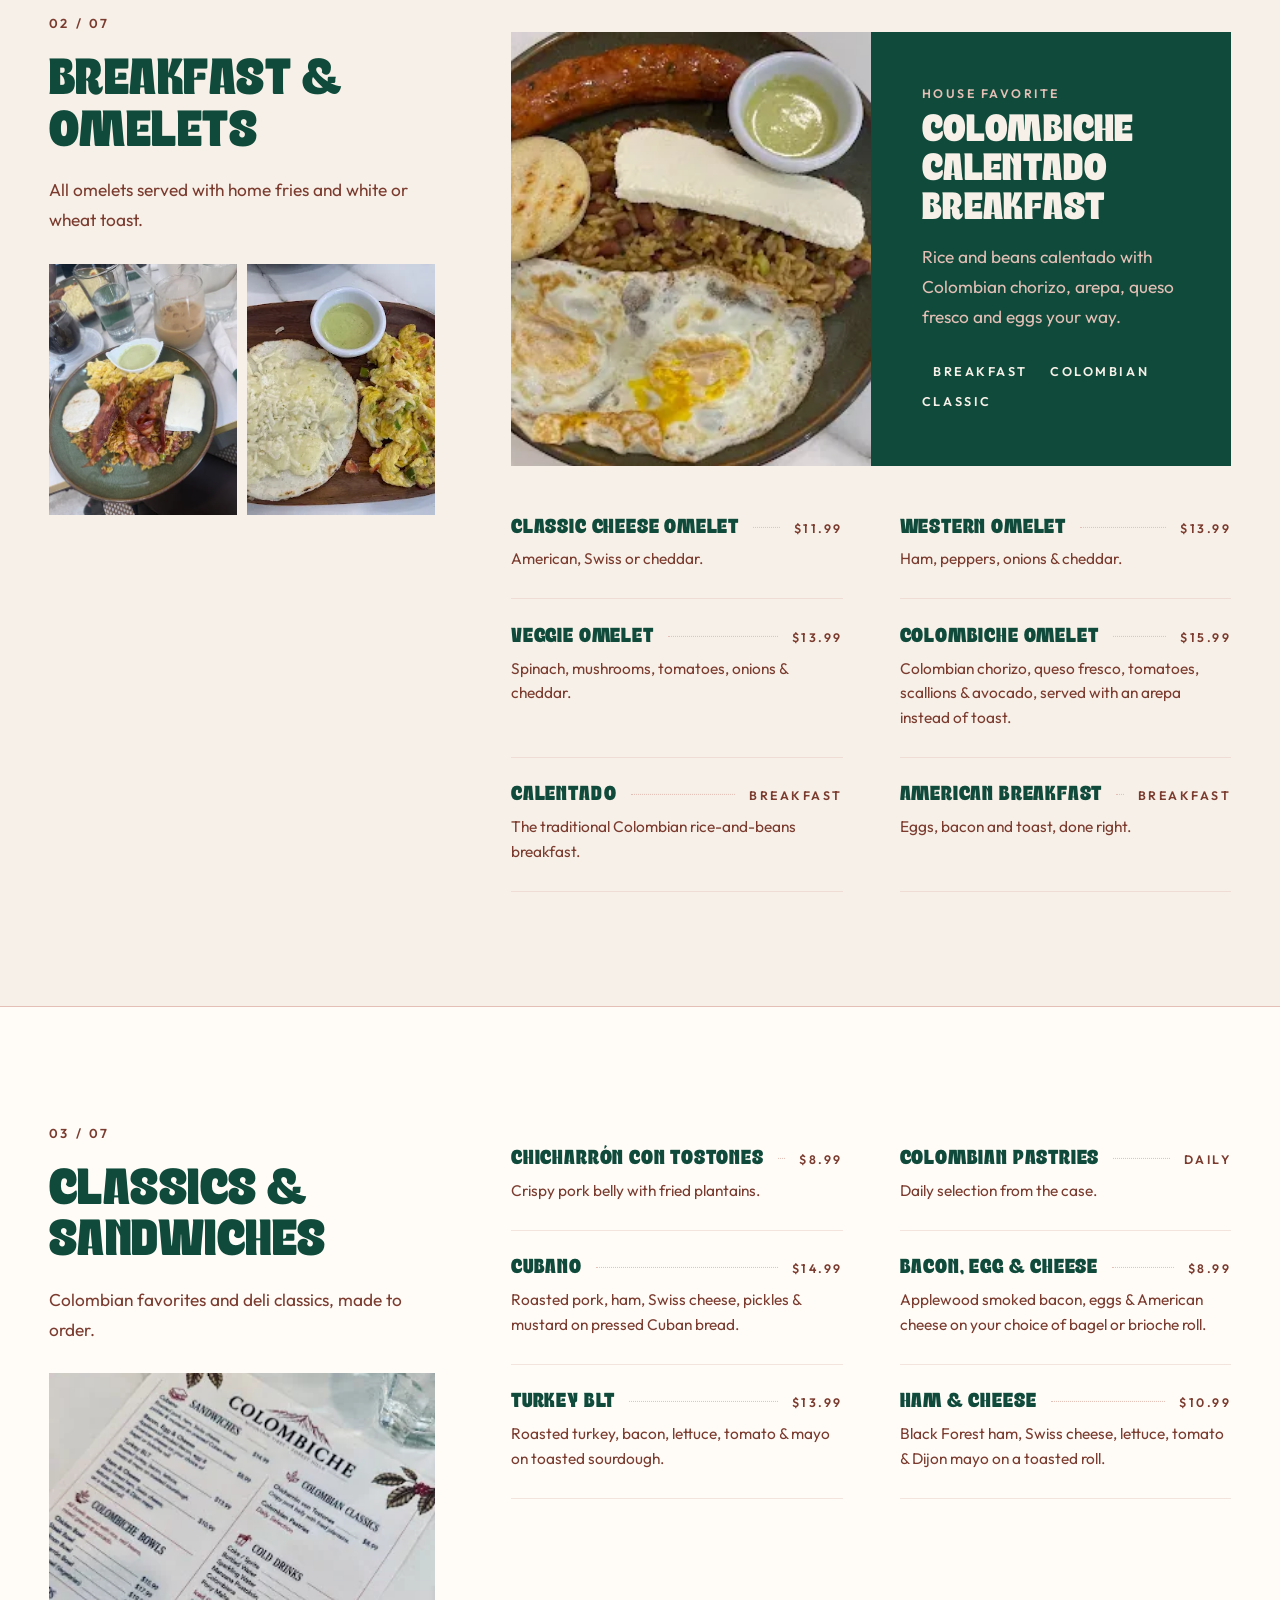
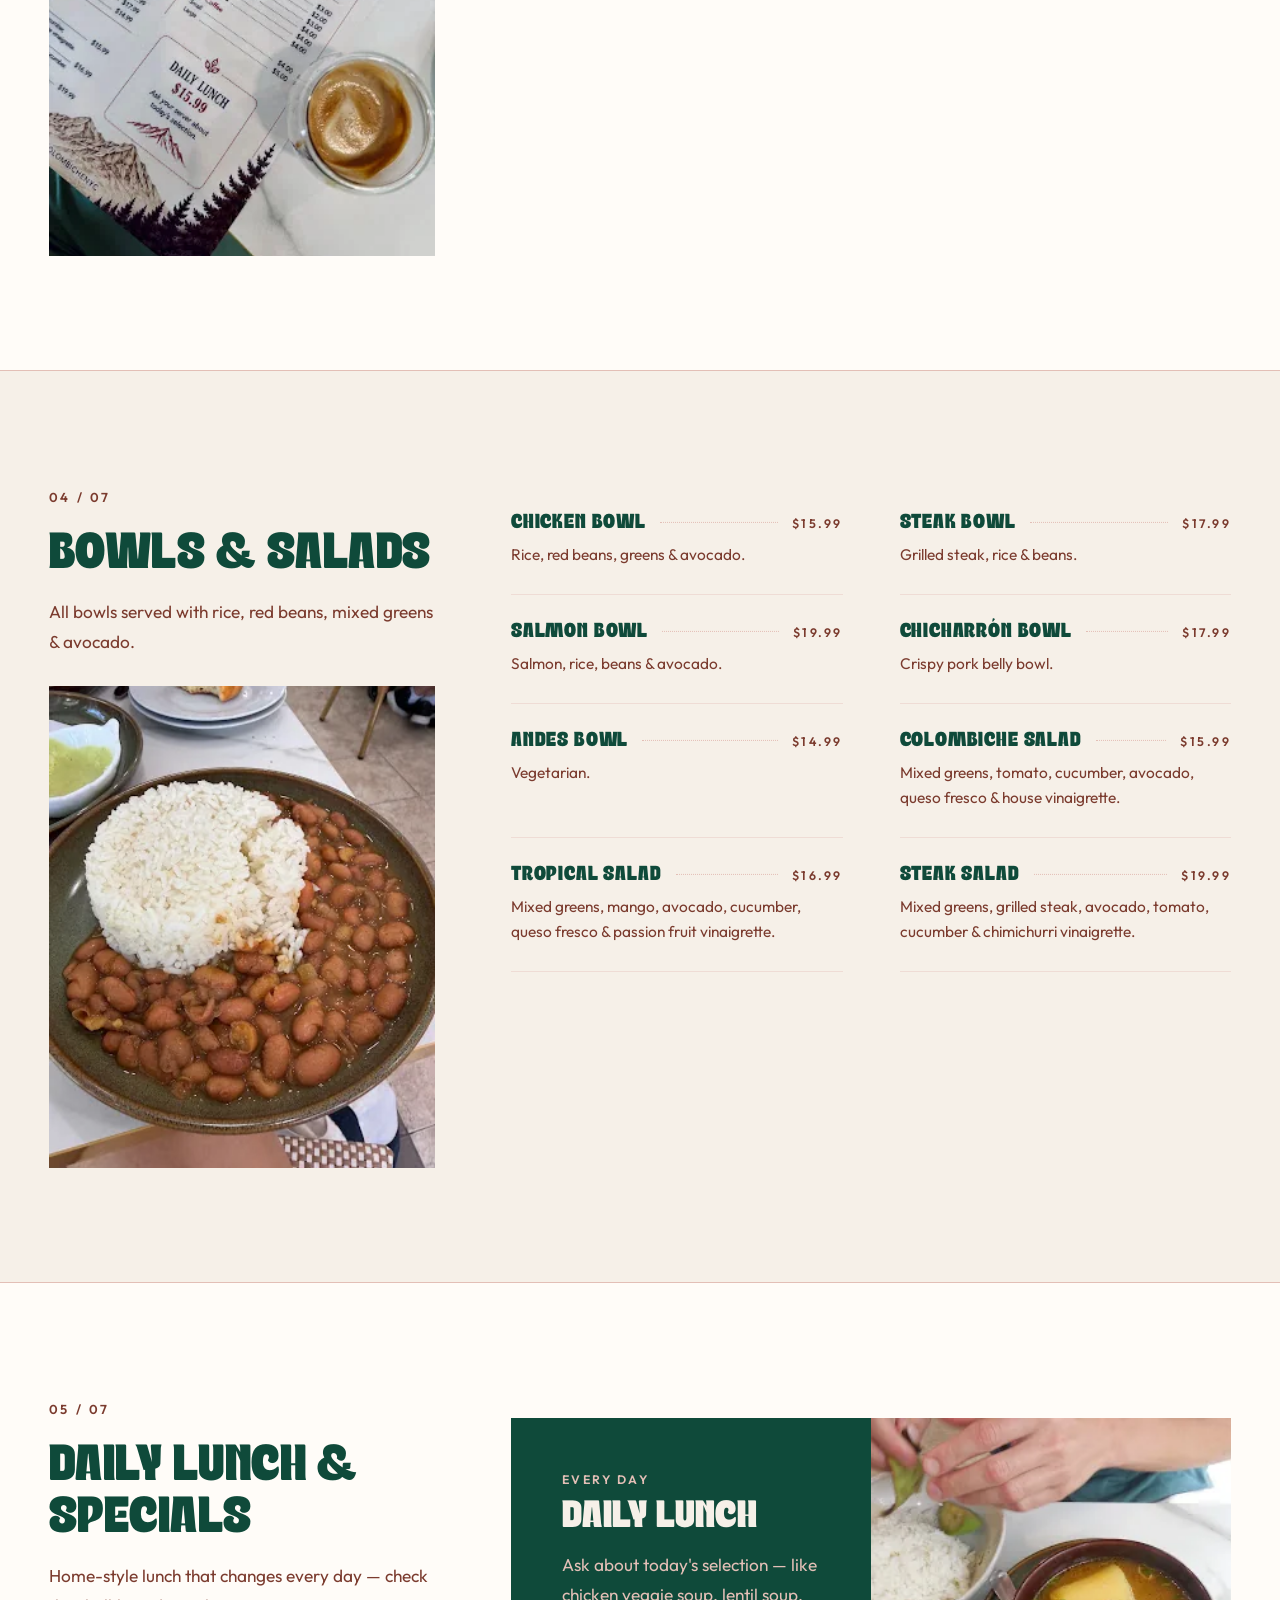
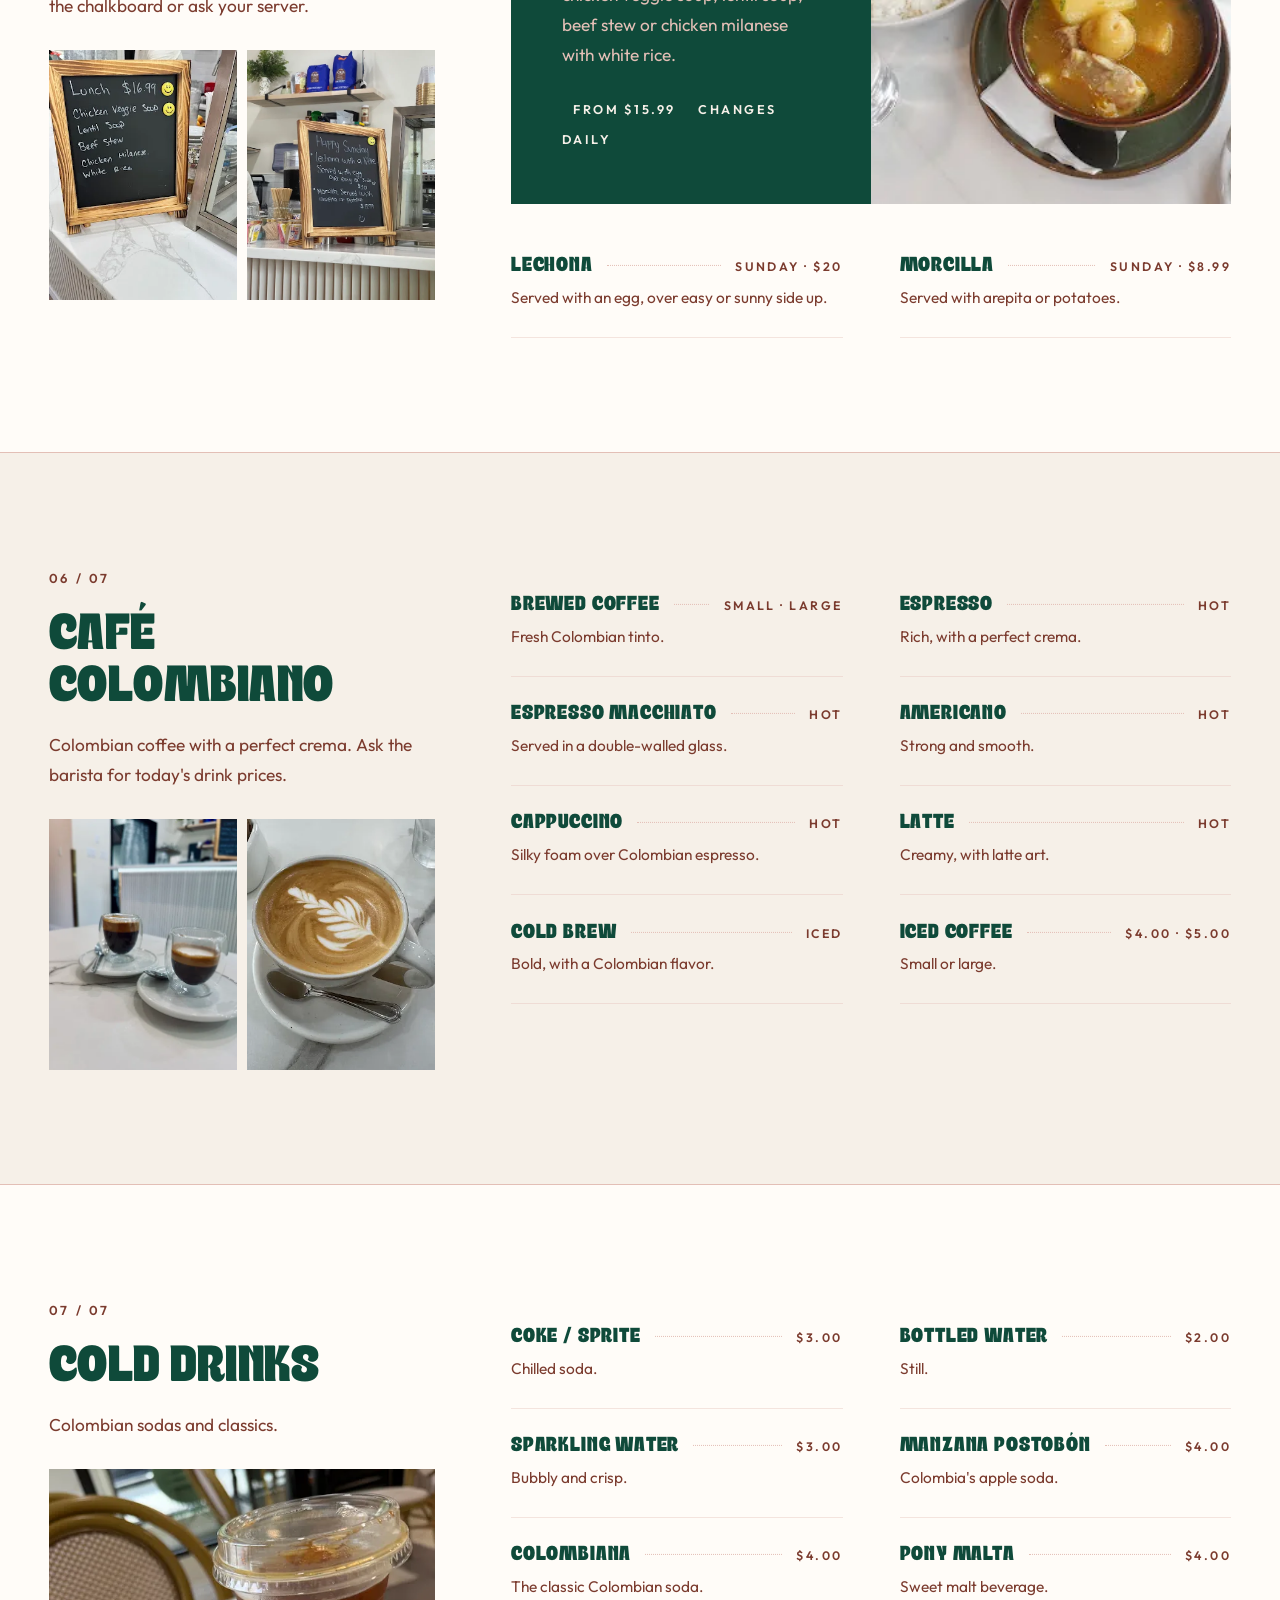
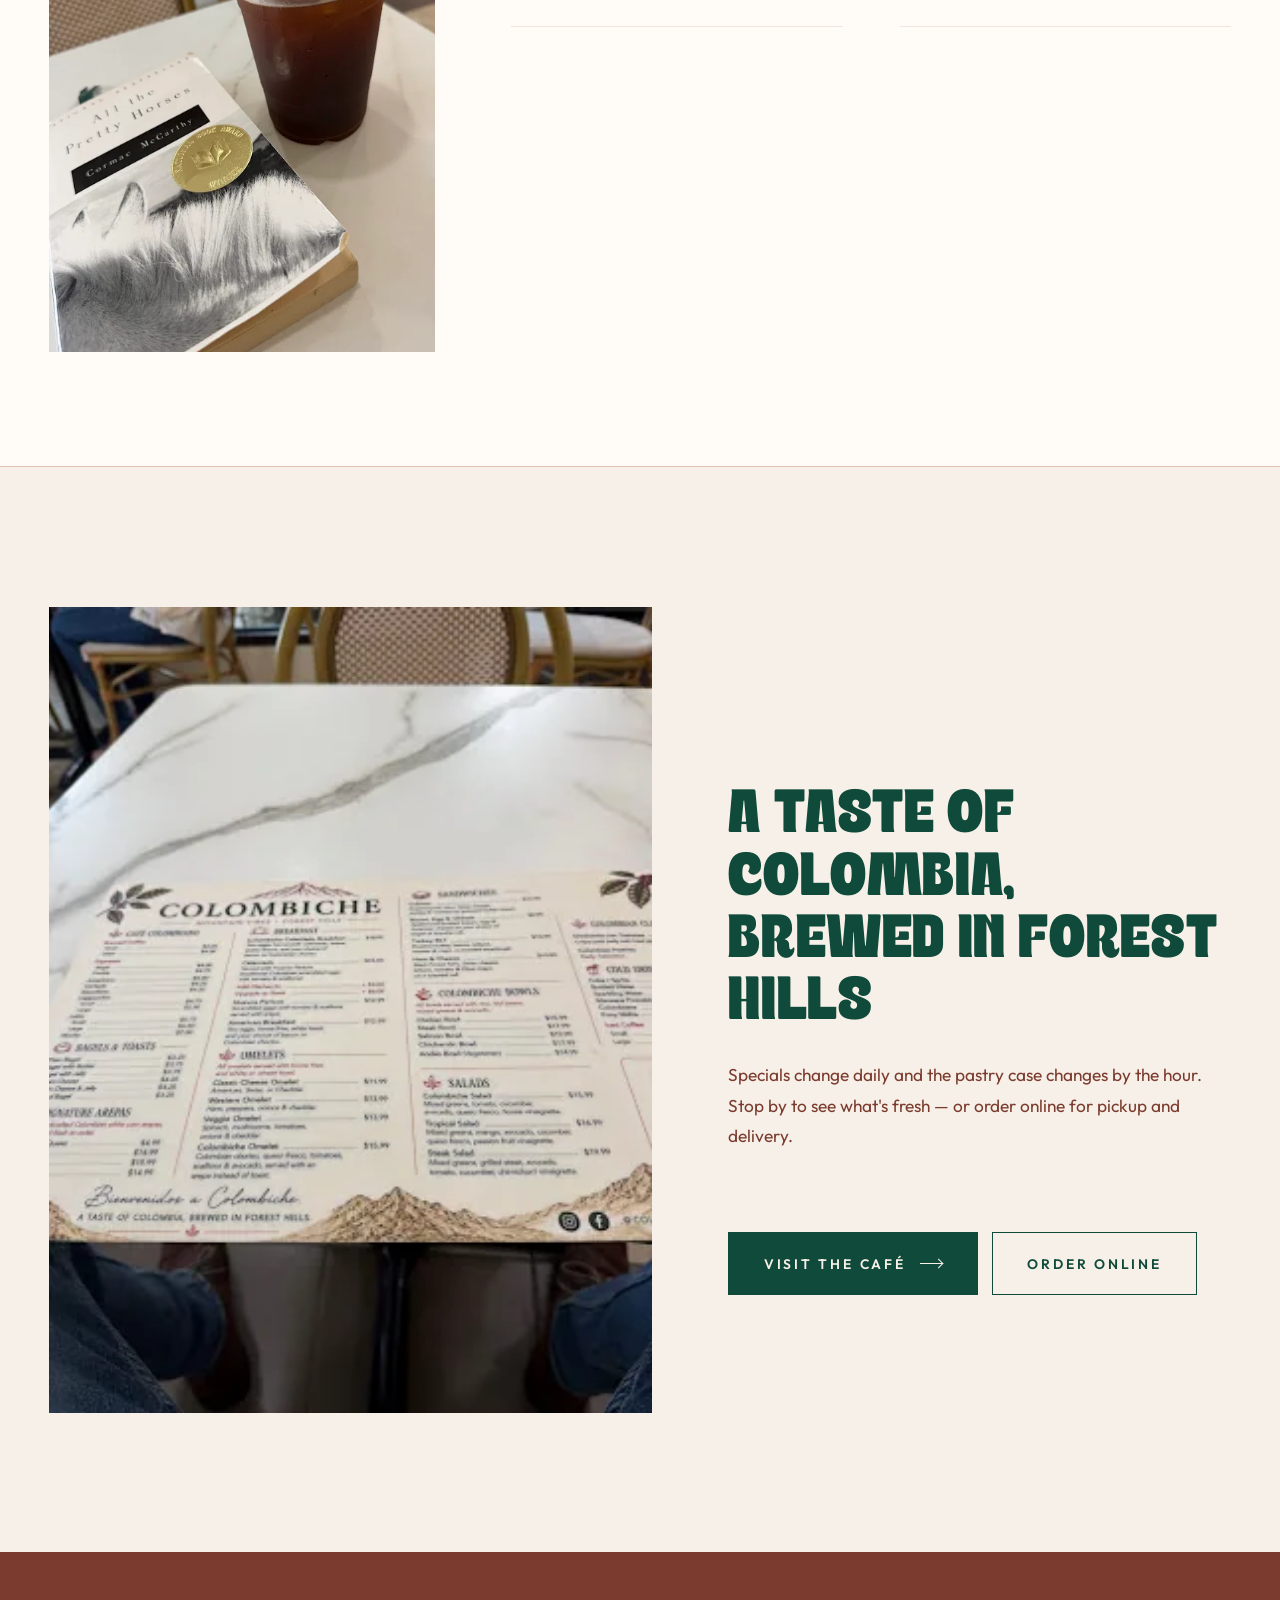
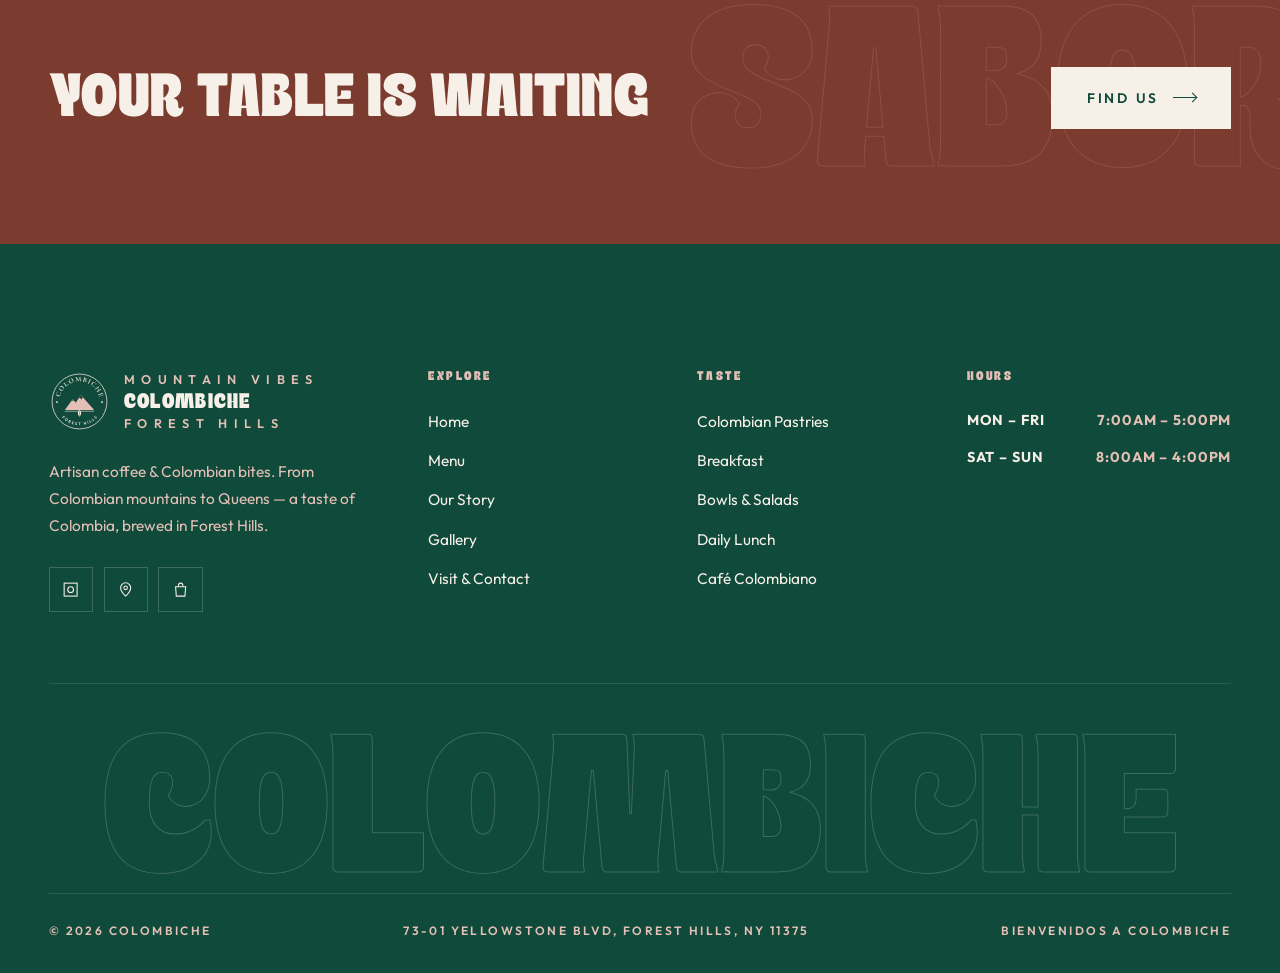
<file: menu.html>
<!DOCTYPE html>
<html lang="en">
<head>
  <meta charset="UTF-8">
  <meta name="viewport" content="width=device-width, initial-scale=1.0">
  <title>Menu — Colombiche</title>
  <meta name="description" content="The Colombiche menu — Colombian pastries, calentado breakfast, omelets, sandwiches, Colombiche bowls, salads, daily lunch, Colombian coffee and cold drinks in Forest Hills, Queens.">
  <meta name="theme-color" content="#0F4A3A">
  <meta property="og:title" content="Menu — Colombiche">
  <meta property="og:description" content="The Colombiche menu — Colombian pastries, calentado breakfast, omelets, sandwiches, Colombiche bowls, salads, daily lunch, Colombian coffee and cold drinks in Forest Hills, Queens.">
  <meta property="og:image" content="assets/images/unnamed%20%2849%29.jpg">
  <link rel="icon" href="assets/logo.svg" type="image/svg+xml">
  <link rel="preconnect" href="https://fonts.googleapis.com">
  <link rel="preconnect" href="https://fonts.gstatic.com" crossorigin>
  <link href="https://fonts.googleapis.com/css2?family=Outfit:wght@400;500;600;700&display=swap" rel="stylesheet">
  <link rel="stylesheet" href="css/style.css">
  <link rel="preload" as="image" href="assets/images/unnamed%20%2823%29.webp" fetchpriority="high">
</head>
<body>

<header class="site-header">
  <div class="topbar">
    <div class="container">
      <div class="t-items"><span class="diamond"></span><span>Mon – Fri 7:00AM – 5:00PM</span><span class="t-hide">·</span><span class="t-hide">Sat – Sun 8:00AM – 4:00PM</span></div>
      <div class="t-items t-hide"><a href="https://www.instagram.com/colombichenyc/" target="_blank" rel="noopener">@colombichenyc</a><span>·</span><span>73-01 Yellowstone Blvd, Forest Hills, NY</span></div>
    </div>
  </div>
  <nav class="navbar" aria-label="Main">
    <div class="container">
      <a href="index.html" class="logo" aria-label="Colombiche home">
        <span class="logo-mark"><img src="assets/logo.svg" alt="" width="60" height="60"></span>
        <span class="logo-text"><small>MOUNTAIN VIBES</small><strong>COLOMBICHE</strong><small>FOREST HILLS</small></span>
      </a>
      <ul class="nav-links">
        <li><a href="index.html">Home</a></li>
        <li><a href="menu.html" class="active" aria-current="page">Menu</a></li>
        <li><a href="about.html">Our Story</a></li>
        <li><a href="gallery.html">Gallery</a></li>
        <li><a href="visit.html">Visit</a></li>
      </ul>
      <a href="visit.html" class="btn btn--light nav-cta">Find Us <span class="arrow"></span></a>
      <button class="menu-toggle" aria-label="Open menu" aria-expanded="false"><span></span><span></span><span></span></button>
    </div>
  </nav>
</header>

<div class="mobile-nav" aria-label="Mobile">
  <a class="m-link" href="index.html"><small>01</small>Home</a>
  <a class="m-link" href="menu.html"><small>02</small>Menu</a>
  <a class="m-link" href="about.html"><small>03</small>Our Story</a>
  <a class="m-link" href="gallery.html"><small>04</small>Gallery</a>
  <a class="m-link" href="visit.html"><small>05</small>Visit</a>
  <div class="m-foot">Mon – Fri 7:00AM – 5:00PM<br>Sat – Sun 8:00AM – 4:00PM<br>73-01 Yellowstone Blvd, Forest Hills, NY 11375<br><a href="https://www.instagram.com/colombichenyc/" target="_blank" rel="noopener">@colombichenyc</a></div>
</div>

<main>
<section class="page-hero">
  <div class="bg" data-parallax style="background-image:url('assets/images/unnamed%20%2823%29.webp')"></div>
  <div class="container">
    <div class="crumbs"><a href="index.html">Home</a><span class="diamond"></span><span>Menu</span></div>
    <div class="hero-foot">
      <div>
        <h1>The Menu</h1>
        <p class="lead">Colombian coffee, pastries from our case and home-style plates — from the first tinto of the morning to the daily lunch special.</p>
      </div>
      <a href="#pastries" class="btn btn--light">Start with Pastries <span class="arrow"></span></a>
    </div>
  </div>
</section>

<nav class="menu-nav" aria-label="Menu sections">
  <div class="container">
    <a href="#pastries" class="active">Pastries</a>
    <a href="#breakfast">Breakfast</a>
    <a href="#classics">Classics &amp; Sandwiches</a>
    <a href="#bowls">Bowls &amp; Salads</a>
    <a href="#specials">Daily Lunch</a>
    <a href="#coffee">Café Colombiano</a>
    <a href="#drinks">Cold Drinks</a>
  </div>
</nav>

<!-- 01 PASTRIES -->
<section class="menu-block bg-white" id="pastries">
  <div class="container">
    <div class="menu-block-grid">
      <div class="menu-block-head reveal">
        <span class="num">01 / 07</span>
        <h2>Colombian Pastries</h2>
        <p>Fresh from the case every morning. Ask about today's selection.</p>
        <div class="media duo">
          <img src="assets/images/unnamed%20%2857%29.webp" alt="Pastries chalkboard at the counter" decoding="async">
          <img src="assets/images/unnamed%20%2843%29.webp" alt="Pan de bono on a plate" decoding="async">
        </div>
      </div>
      <div class="menu-items reveal">
        <div class="menu-item"><div class="menu-item-top"><h3>Pan de Bono</h3><span class="dots"></span><span class="note">$3.00</span></div><p>Warm, cheesy Colombian bread.</p></div>
        <div class="menu-item"><div class="menu-item-top"><h3>Almojábana</h3><span class="dots"></span><span class="note">$3.00</span></div><p>Soft corn and cheese bread.</p></div>
        <div class="menu-item"><div class="menu-item-top"><h3>Dedo de Queso</h3><span class="dots"></span><span class="note">$3.00</span></div><p>Golden pastry around melty cheese.</p></div>
        <div class="menu-item"><div class="menu-item-top"><h3>Croissant</h3><span class="dots"></span><span class="note">$3.25</span></div><p>Buttery and flaky.</p></div>
        <div class="menu-item"><div class="menu-item-top"><h3>Empanadas</h3><span class="dots"></span><span class="note">Daily</span></div><p>House-made beef or chicken, served with ají.</p></div>
        <div class="menu-item"><div class="menu-item-top"><h3>Buñuelos</h3><span class="dots"></span><span class="note">Daily</span></div><p>Round, golden cheese fritters.</p></div>
      </div>
    </div>
  </div>
</section>

<!-- 02 BREAKFAST -->
<section class="menu-block bg-cream" id="breakfast">
  <div class="container">
    <div class="menu-block-grid">
      <div class="menu-block-head reveal">
        <span class="num">02 / 07</span>
        <h2>Breakfast &amp; Omelets</h2>
        <p>All omelets served with home fries and white or wheat toast.</p>
        <div class="media duo">
          <img src="assets/images/unnamed%20%2862%29.webp" alt="Breakfast plate with bacon, eggs and queso fresco" decoding="async">
          <img src="assets/images/unnamed%20%282%29.webp" alt="Arepa with cheese and scrambled eggs" decoding="async">
        </div>
      </div>
      <div>
        <div class="feature-drink reveal">
          <div class="media"><img src="assets/images/unnamed%20%2844%29.webp" alt="Colombiche Calentado Breakfast" decoding="async"></div>
          <div class="body">
            <span class="kind">House Favorite</span>
            <h3>Colombiche Calentado Breakfast</h3>
            <p>Rice and beans calentado with Colombian chorizo, arepa, queso fresco and eggs your way.</p>
            <div class="chips" style="margin-top:22px"><span class="chip chip--dark">Breakfast</span><span class="chip chip--dark">Colombian Classic</span></div>
          </div>
        </div>
        <div class="menu-items reveal" style="margin-top:24px">
          <div class="menu-item"><div class="menu-item-top"><h3>Classic Cheese Omelet</h3><span class="dots"></span><span class="note">$11.99</span></div><p>American, Swiss or cheddar.</p></div>
          <div class="menu-item"><div class="menu-item-top"><h3>Western Omelet</h3><span class="dots"></span><span class="note">$13.99</span></div><p>Ham, peppers, onions &amp; cheddar.</p></div>
          <div class="menu-item"><div class="menu-item-top"><h3>Veggie Omelet</h3><span class="dots"></span><span class="note">$13.99</span></div><p>Spinach, mushrooms, tomatoes, onions &amp; cheddar.</p></div>
          <div class="menu-item"><div class="menu-item-top"><h3>Colombiche Omelet</h3><span class="dots"></span><span class="note">$15.99</span></div><p>Colombian chorizo, queso fresco, tomatoes, scallions &amp; avocado, served with an arepa instead of toast.</p></div>
          <div class="menu-item"><div class="menu-item-top"><h3>Calentado</h3><span class="dots"></span><span class="note">Breakfast</span></div><p>The traditional Colombian rice-and-beans breakfast.</p></div>
          <div class="menu-item"><div class="menu-item-top"><h3>American Breakfast</h3><span class="dots"></span><span class="note">Breakfast</span></div><p>Eggs, bacon and toast, done right.</p></div>
        </div>
      </div>
    </div>
  </div>
</section>

<!-- 03 CLASSICS & SANDWICHES -->
<section class="menu-block bg-white" id="classics">
  <div class="container">
    <div class="menu-block-grid">
      <div class="menu-block-head reveal">
        <span class="num">03 / 07</span>
        <h2>Classics &amp; Sandwiches</h2>
        <p>Colombian favorites and deli classics, made to order.</p>
        <div class="media"><img src="assets/images/unnamed%20%284%29.webp" alt="Colombiche printed menu with a cortado" decoding="async"></div>
      </div>
      <div class="menu-items reveal">
        <div class="menu-item"><div class="menu-item-top"><h3>Chicharrón con Tostones</h3><span class="dots"></span><span class="note">$8.99</span></div><p>Crispy pork belly with fried plantains.</p></div>
        <div class="menu-item"><div class="menu-item-top"><h3>Colombian Pastries</h3><span class="dots"></span><span class="note">Daily</span></div><p>Daily selection from the case.</p></div>
        <div class="menu-item"><div class="menu-item-top"><h3>Cubano</h3><span class="dots"></span><span class="note">$14.99</span></div><p>Roasted pork, ham, Swiss cheese, pickles &amp; mustard on pressed Cuban bread.</p></div>
        <div class="menu-item"><div class="menu-item-top"><h3>Bacon, Egg &amp; Cheese</h3><span class="dots"></span><span class="note">$8.99</span></div><p>Applewood smoked bacon, eggs &amp; American cheese on your choice of bagel or brioche roll.</p></div>
        <div class="menu-item"><div class="menu-item-top"><h3>Turkey BLT</h3><span class="dots"></span><span class="note">$13.99</span></div><p>Roasted turkey, bacon, lettuce, tomato &amp; mayo on toasted sourdough.</p></div>
        <div class="menu-item"><div class="menu-item-top"><h3>Ham &amp; Cheese</h3><span class="dots"></span><span class="note">$10.99</span></div><p>Black Forest ham, Swiss cheese, lettuce, tomato &amp; Dijon mayo on a toasted roll.</p></div>
      </div>
    </div>
  </div>
</section>

<!-- 04 BOWLS & SALADS -->
<section class="menu-block bg-cream" id="bowls">
  <div class="container">
    <div class="menu-block-grid">
      <div class="menu-block-head reveal">
        <span class="num">04 / 07</span>
        <h2>Bowls &amp; Salads</h2>
        <p>All bowls served with rice, red beans, mixed greens &amp; avocado.</p>
        <div class="media"><img src="assets/images/unnamed%20%2827%29.webp" alt="Rice and red beans" decoding="async"></div>
      </div>
      <div class="menu-items reveal">
        <div class="menu-item"><div class="menu-item-top"><h3>Chicken Bowl</h3><span class="dots"></span><span class="note">$15.99</span></div><p>Rice, red beans, greens &amp; avocado.</p></div>
        <div class="menu-item"><div class="menu-item-top"><h3>Steak Bowl</h3><span class="dots"></span><span class="note">$17.99</span></div><p>Grilled steak, rice &amp; beans.</p></div>
        <div class="menu-item"><div class="menu-item-top"><h3>Salmon Bowl</h3><span class="dots"></span><span class="note">$19.99</span></div><p>Salmon, rice, beans &amp; avocado.</p></div>
        <div class="menu-item"><div class="menu-item-top"><h3>Chicharrón Bowl</h3><span class="dots"></span><span class="note">$17.99</span></div><p>Crispy pork belly bowl.</p></div>
        <div class="menu-item"><div class="menu-item-top"><h3>Andes Bowl</h3><span class="dots"></span><span class="note">$14.99</span></div><p>Vegetarian.</p></div>
        <div class="menu-item"><div class="menu-item-top"><h3>Colombiche Salad</h3><span class="dots"></span><span class="note">$15.99</span></div><p>Mixed greens, tomato, cucumber, avocado, queso fresco &amp; house vinaigrette.</p></div>
        <div class="menu-item"><div class="menu-item-top"><h3>Tropical Salad</h3><span class="dots"></span><span class="note">$16.99</span></div><p>Mixed greens, mango, avocado, cucumber, queso fresco &amp; passion fruit vinaigrette.</p></div>
        <div class="menu-item"><div class="menu-item-top"><h3>Steak Salad</h3><span class="dots"></span><span class="note">$19.99</span></div><p>Mixed greens, grilled steak, avocado, tomato, cucumber &amp; chimichurri vinaigrette.</p></div>
      </div>
    </div>
  </div>
</section>

<!-- 05 DAILY LUNCH & SPECIALS -->
<section class="menu-block bg-white" id="specials">
  <div class="container">
    <div class="menu-block-grid">
      <div class="menu-block-head reveal">
        <span class="num">05 / 07</span>
        <h2>Daily Lunch &amp; Specials</h2>
        <p>Home-style lunch that changes every day — check the chalkboard or ask your server.</p>
        <div class="media duo">
          <img src="assets/images/unnamed%20%2814%29.webp" alt="Lunch chalkboard with soups, beef stew and chicken milanese" decoding="async">
          <img src="assets/images/unnamed%20%283%29.webp" alt="Happy Sunday chalkboard with lechona and morcilla" decoding="async">
        </div>
      </div>
      <div>
        <div class="feature-drink reveal">
          <div class="body">
            <span class="kind">Every Day</span>
            <h3>Daily Lunch</h3>
            <p>Ask about today's selection — like chicken veggie soup, lentil soup, beef stew or chicken milanese with white rice.</p>
            <div class="chips" style="margin-top:22px"><span class="chip chip--dark">From $15.99</span><span class="chip chip--dark">Changes Daily</span></div>
          </div>
          <div class="media"><img src="assets/images/unnamed%20%2825%29.webp" alt="Colombian soup with rice and lime" decoding="async"></div>
        </div>
        <div class="menu-items reveal" style="margin-top:24px">
          <div class="menu-item"><div class="menu-item-top"><h3>Lechona</h3><span class="dots"></span><span class="note">Sunday · $20</span></div><p>Served with an egg, over easy or sunny side up.</p></div>
          <div class="menu-item"><div class="menu-item-top"><h3>Morcilla</h3><span class="dots"></span><span class="note">Sunday · $8.99</span></div><p>Served with arepita or potatoes.</p></div>
        </div>
      </div>
    </div>
  </div>
</section>

<!-- 06 COFFEE -->
<section class="menu-block bg-cream" id="coffee">
  <div class="container">
    <div class="menu-block-grid">
      <div class="menu-block-head reveal">
        <span class="num">06 / 07</span>
        <h2>Café Colombiano</h2>
        <p>Colombian coffee with a perfect crema. Ask the barista for today's drink prices.</p>
        <div class="media duo">
          <img src="assets/images/unnamed%20%2846%29.webp" alt="Two espressos in double-walled glasses" decoding="async">
          <img src="assets/images/unnamed%20%2811%29.webp" alt="Latte with leaf latte art" decoding="async">
        </div>
      </div>
      <div class="menu-items reveal">
        <div class="menu-item"><div class="menu-item-top"><h3>Brewed Coffee</h3><span class="dots"></span><span class="note">Small · Large</span></div><p>Fresh Colombian tinto.</p></div>
        <div class="menu-item"><div class="menu-item-top"><h3>Espresso</h3><span class="dots"></span><span class="note">Hot</span></div><p>Rich, with a perfect crema.</p></div>
        <div class="menu-item"><div class="menu-item-top"><h3>Espresso Macchiato</h3><span class="dots"></span><span class="note">Hot</span></div><p>Served in a double-walled glass.</p></div>
        <div class="menu-item"><div class="menu-item-top"><h3>Americano</h3><span class="dots"></span><span class="note">Hot</span></div><p>Strong and smooth.</p></div>
        <div class="menu-item"><div class="menu-item-top"><h3>Cappuccino</h3><span class="dots"></span><span class="note">Hot</span></div><p>Silky foam over Colombian espresso.</p></div>
        <div class="menu-item"><div class="menu-item-top"><h3>Latte</h3><span class="dots"></span><span class="note">Hot</span></div><p>Creamy, with latte art.</p></div>
        <div class="menu-item"><div class="menu-item-top"><h3>Cold Brew</h3><span class="dots"></span><span class="note">Iced</span></div><p>Bold, with a Colombian flavor.</p></div>
        <div class="menu-item"><div class="menu-item-top"><h3>Iced Coffee</h3><span class="dots"></span><span class="note">$4.00 · $5.00</span></div><p>Small or large.</p></div>
      </div>
    </div>
  </div>
</section>

<!-- 07 COLD DRINKS -->
<section class="menu-block bg-white" id="drinks">
  <div class="container">
    <div class="menu-block-grid">
      <div class="menu-block-head reveal">
        <span class="num">07 / 07</span>
        <h2>Cold Drinks</h2>
        <p>Colombian sodas and classics.</p>
        <div class="media"><img src="assets/images/unnamed%20%2812%29.webp" alt="Iced coffee on a marble table" decoding="async"></div>
      </div>
      <div class="menu-items reveal">
        <div class="menu-item"><div class="menu-item-top"><h3>Coke / Sprite</h3><span class="dots"></span><span class="note">$3.00</span></div><p>Chilled soda.</p></div>
        <div class="menu-item"><div class="menu-item-top"><h3>Bottled Water</h3><span class="dots"></span><span class="note">$2.00</span></div><p>Still.</p></div>
        <div class="menu-item"><div class="menu-item-top"><h3>Sparkling Water</h3><span class="dots"></span><span class="note">$3.00</span></div><p>Bubbly and crisp.</p></div>
        <div class="menu-item"><div class="menu-item-top"><h3>Manzana Postobón</h3><span class="dots"></span><span class="note">$4.00</span></div><p>Colombia's apple soda.</p></div>
        <div class="menu-item"><div class="menu-item-top"><h3>Colombiana</h3><span class="dots"></span><span class="note">$4.00</span></div><p>The classic Colombian soda.</p></div>
        <div class="menu-item"><div class="menu-item-top"><h3>Pony Malta</h3><span class="dots"></span><span class="note">$4.00</span></div><p>Sweet malt beverage.</p></div>
      </div>
    </div>
  </div>
</section>

<!-- PRINTED MENU -->
<section class="section bg-cream">
  <div class="container board-band">
    <div class="media reveal"><img src="assets/images/unnamed%20%2859%29.webp" alt="The Colombiche placemat menu on a marble table" decoding="async"></div>
    <div class="text-block">
      <span class="eyebrow reveal">Bienvenidos a Colombiche</span>
      <h2 class="reveal">A Taste of Colombia, Brewed in Forest Hills</h2>
      <p class="muted reveal">Specials change daily and the pastry case changes by the hour. Stop by to see what's fresh — or order online for pickup and delivery.</p>
      <div class="btn-row" style="margin-top:40px">
        <a href="visit.html" class="btn reveal">Visit the Café <span class="arrow"></span></a>
        <a href="https://order.toasttab.com/online/colombiche-2-73-01-yellowstone-boulevard" target="_blank" rel="noopener" class="btn btn--outline reveal">Order Online</a>
      </div>
    </div>
  </div>
</section>

<section class="cta-band">
  <div class="ghost-word" aria-hidden="true">Sabor</div>
  <div class="container">
    <h2 class="reveal">Your Table Is Waiting</h2>
    <a href="visit.html" class="btn btn--light reveal">Find Us <span class="arrow"></span></a>
  </div>
</section>
</main>

<footer class="site-footer">
  <div class="container">
    <div class="footer-top">
      <div>
        <a href="index.html" class="logo">
          <span class="logo-mark"><img src="assets/logo.svg" alt="" width="60" height="60"></span>
          <span class="logo-text"><small>MOUNTAIN VIBES</small><strong>COLOMBICHE</strong><small>FOREST HILLS</small></span>
        </a>
        <p>Artisan coffee &amp; Colombian bites. From Colombian mountains to Queens — a taste of Colombia, brewed in Forest Hills.</p>
        <div class="socials">
          <a href="https://www.instagram.com/colombichenyc/" target="_blank" rel="noopener" aria-label="Instagram @colombichenyc"><svg viewBox="0 0 24 24"><rect x="3" y="3" width="18" height="18"/><circle cx="12" cy="12" r="4"/><path d="M17.5 6.5h.01"/></svg></a>
          <a href="https://www.google.com/maps/place/Colombiche/@40.7175453,-73.8568384,17z/data=!3m1!4b1!4m6!3m5!1s0x89c25ffa9d3dcef1:0xcf79a14ec2ab7ac5!8m2!3d40.7175453!4d-73.8568384!16s%2Fg%2F11ntnw3kk6" target="_blank" rel="noopener" aria-label="Colombiche on Google Maps"><svg viewBox="0 0 24 24"><path d="M12 21s-7-6.2-7-11.5A7 7 0 0 1 19 9.5C19 14.8 12 21 12 21z"/><circle cx="12" cy="9.5" r="2.5"/></svg></a>
          <a href="https://order.toasttab.com/online/colombiche-2-73-01-yellowstone-boulevard" target="_blank" rel="noopener" aria-label="Order online"><svg viewBox="0 0 24 24"><path d="M5 8h14l-1 13H6z"/><path d="M9 8V6a3 3 0 0 1 6 0v2"/></svg></a>
        </div>
      </div>
      <div>
        <h4>Explore</h4>
        <ul>
          <li><a href="index.html">Home</a></li>
          <li><a href="menu.html">Menu</a></li>
          <li><a href="about.html">Our Story</a></li>
          <li><a href="gallery.html">Gallery</a></li>
          <li><a href="visit.html">Visit &amp; Contact</a></li>
        </ul>
      </div>
      <div>
        <h4>Taste</h4>
        <ul>
          <li><a href="menu.html#pastries">Colombian Pastries</a></li>
          <li><a href="menu.html#breakfast">Breakfast</a></li>
          <li><a href="menu.html#bowls">Bowls &amp; Salads</a></li>
          <li><a href="menu.html#specials">Daily Lunch</a></li>
          <li><a href="menu.html#coffee">Café Colombiano</a></li>
        </ul>
      </div>
      <div>
        <h4>Hours</h4>
        <ul class="footer-hours">
          <li><span>Mon – Fri</span><span>7:00AM – 5:00PM</span></li>
          <li><span>Sat – Sun</span><span>8:00AM – 4:00PM</span></li>
        </ul>
      </div>
    </div>
    <div class="footer-word" aria-hidden="true">Colombiche</div>
    <div class="footer-bottom">
      <span>© <span data-year>2026</span> Colombiche</span>
      <span>73-01 Yellowstone Blvd, Forest Hills, NY 11375</span>
      <span>Bienvenidos a Colombiche</span>
    </div>
  </div>
</footer>

<button class="back-top" aria-label="Back to top"><svg viewBox="0 0 24 24"><path d="M12 19V5M5 12l7-7 7 7"/></svg></button>

<script src="js/main.js"></script>
</body>
</html>
</file>
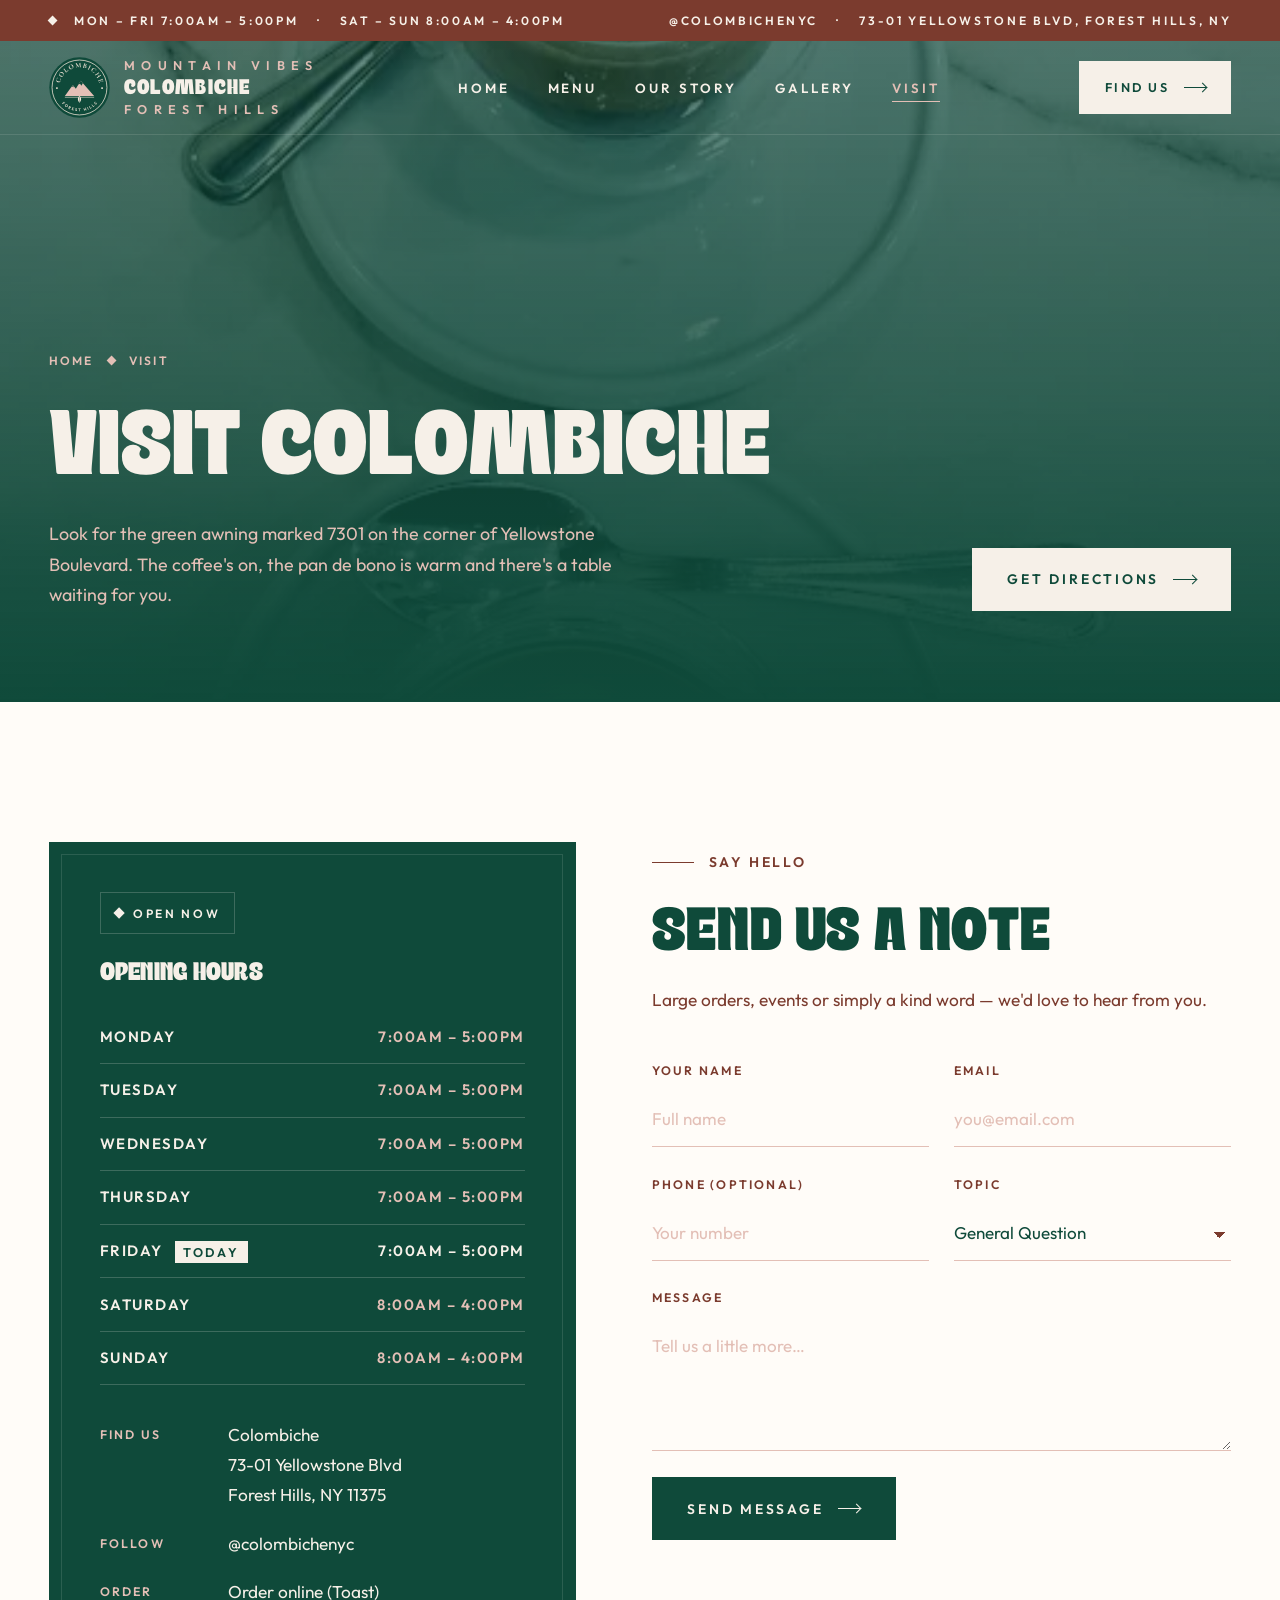
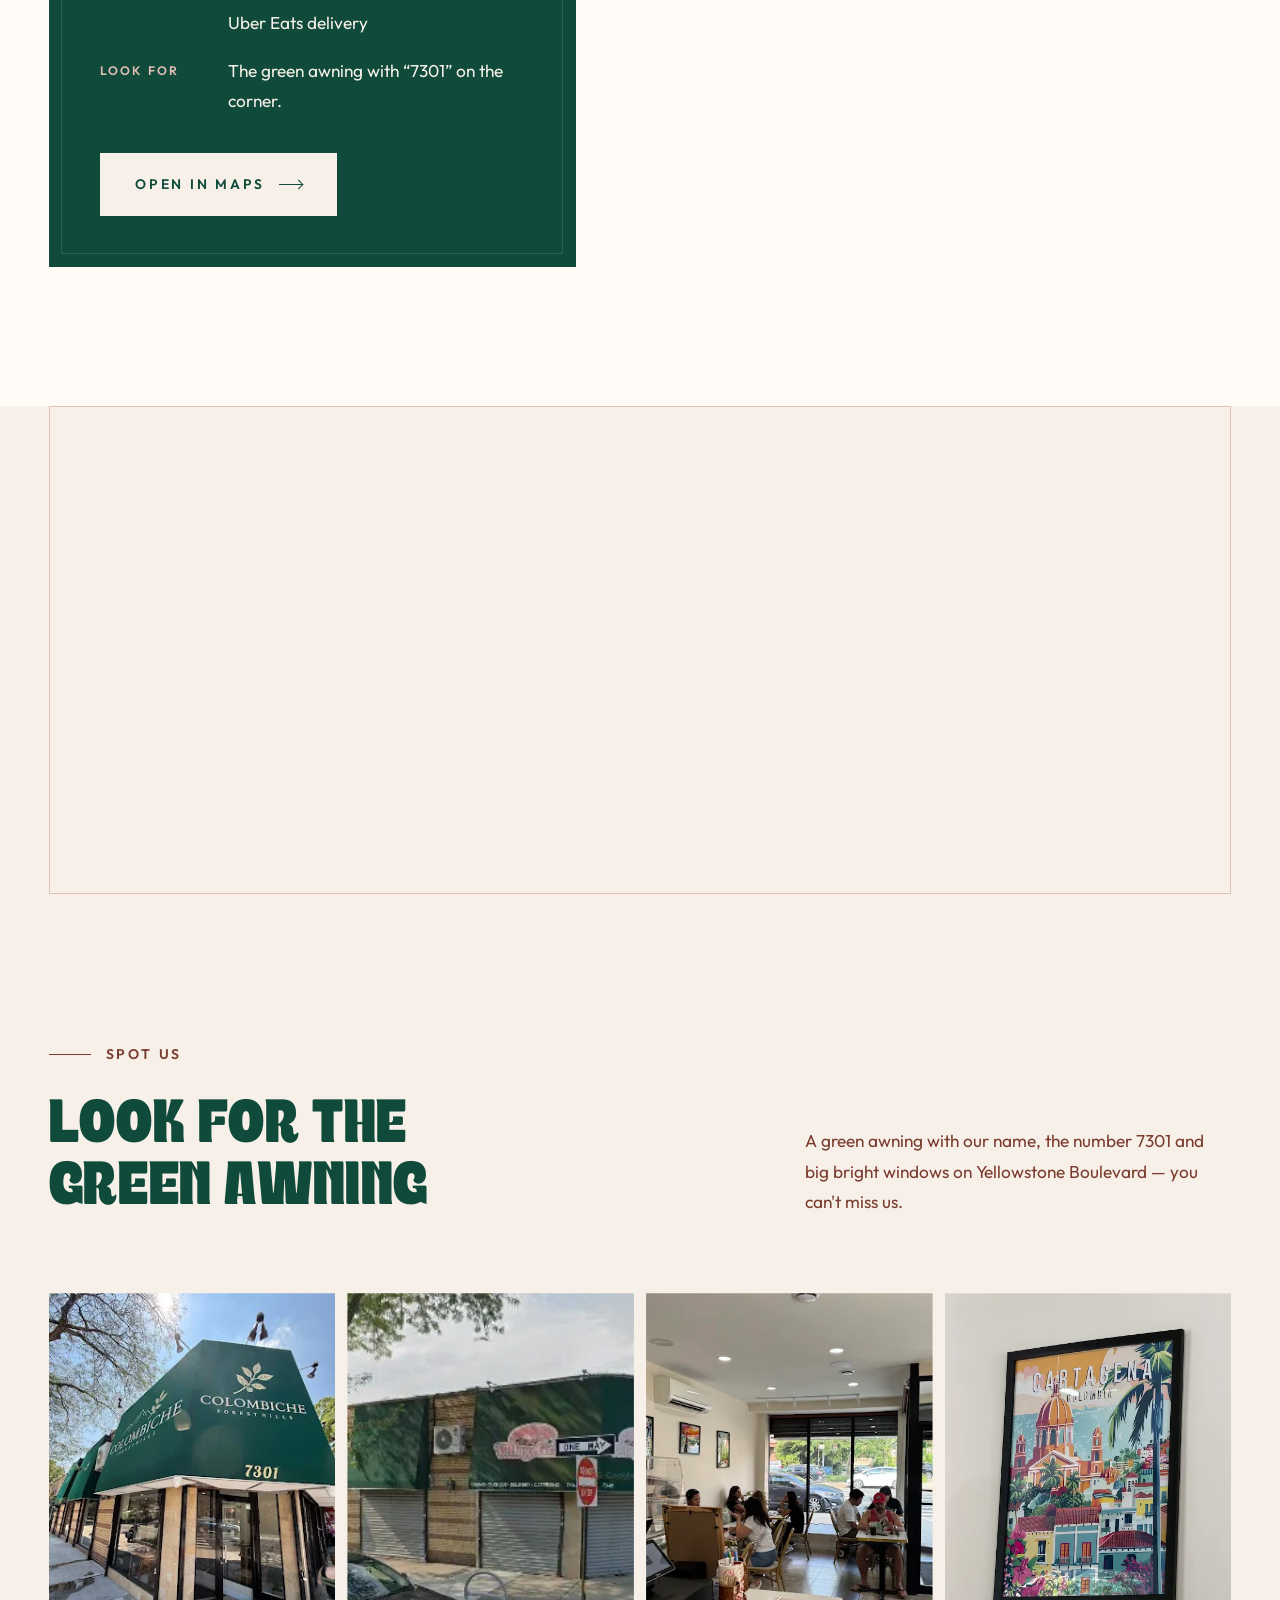
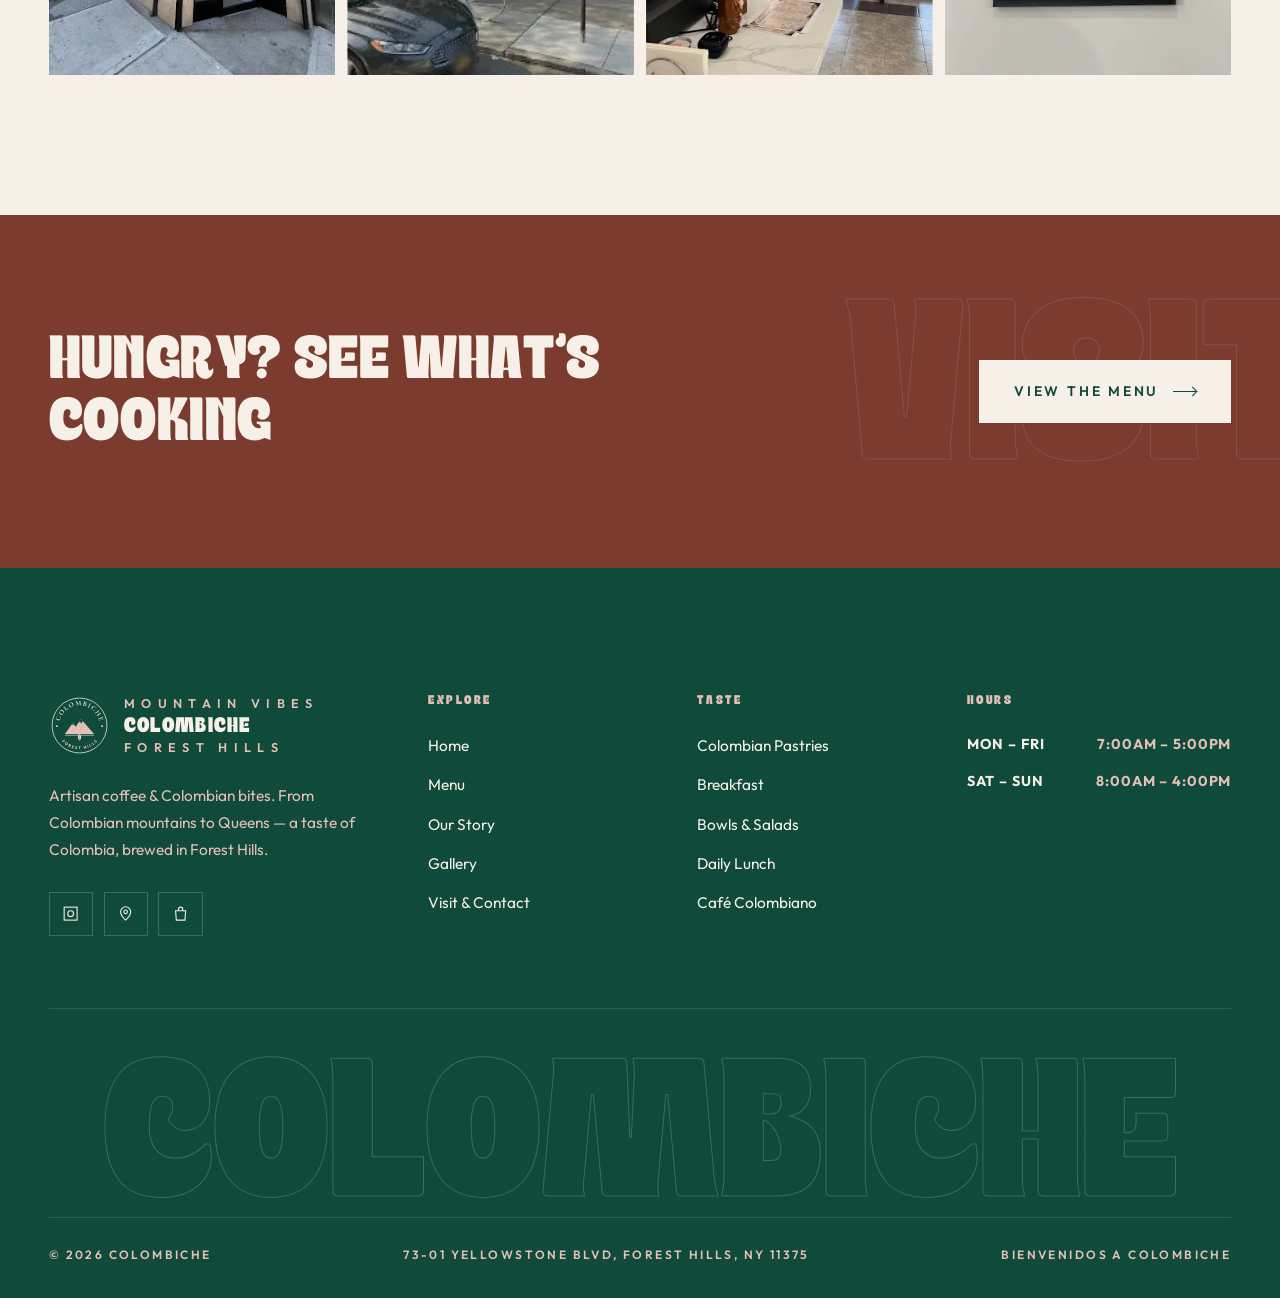
<file: visit.html>
<!DOCTYPE html>
<html lang="en">
<head>
  <meta charset="UTF-8">
  <meta name="viewport" content="width=device-width, initial-scale=1.0">
  <title>Visit & Contact — Colombiche</title>
  <meta name="description" content="Find Colombiche at 73-01 Yellowstone Blvd, Forest Hills, Queens. Open Monday to Friday 7AM–5PM and weekends 8AM–4PM. Get directions, order online or send us a message.">
  <meta name="theme-color" content="#0F4A3A">
  <meta property="og:title" content="Visit & Contact — Colombiche">
  <meta property="og:description" content="Find Colombiche at 73-01 Yellowstone Blvd, Forest Hills, Queens. Open Monday to Friday 7AM–5PM and weekends 8AM–4PM. Get directions, order online or send us a message.">
  <meta property="og:image" content="assets/images/unnamed%20%2849%29.jpg">
  <link rel="icon" href="assets/logo.svg" type="image/svg+xml">
  <link rel="preconnect" href="https://fonts.googleapis.com">
  <link rel="preconnect" href="https://fonts.gstatic.com" crossorigin>
  <link href="https://fonts.googleapis.com/css2?family=Outfit:wght@400;500;600;700&display=swap" rel="stylesheet">
  <link rel="stylesheet" href="css/style.css">
  <link rel="preload" as="image" href="assets/images/unnamed%20%2855%29.webp" fetchpriority="high">
</head>
<body>

<header class="site-header">
  <div class="topbar">
    <div class="container">
      <div class="t-items"><span class="diamond"></span><span>Mon – Fri 7:00AM – 5:00PM</span><span class="t-hide">·</span><span class="t-hide">Sat – Sun 8:00AM – 4:00PM</span></div>
      <div class="t-items t-hide"><a href="https://www.instagram.com/colombichenyc/" target="_blank" rel="noopener">@colombichenyc</a><span>·</span><span>73-01 Yellowstone Blvd, Forest Hills, NY</span></div>
    </div>
  </div>
  <nav class="navbar" aria-label="Main">
    <div class="container">
      <a href="index.html" class="logo" aria-label="Colombiche home">
        <span class="logo-mark"><img src="assets/logo.svg" alt="" width="60" height="60"></span>
        <span class="logo-text"><small>MOUNTAIN VIBES</small><strong>COLOMBICHE</strong><small>FOREST HILLS</small></span>
      </a>
      <ul class="nav-links">
        <li><a href="index.html">Home</a></li>
        <li><a href="menu.html">Menu</a></li>
        <li><a href="about.html">Our Story</a></li>
        <li><a href="gallery.html">Gallery</a></li>
        <li><a href="visit.html" class="active" aria-current="page">Visit</a></li>
      </ul>
      <a href="visit.html" class="btn btn--light nav-cta">Find Us <span class="arrow"></span></a>
      <button class="menu-toggle" aria-label="Open menu" aria-expanded="false"><span></span><span></span><span></span></button>
    </div>
  </nav>
</header>

<div class="mobile-nav" aria-label="Mobile">
  <a class="m-link" href="index.html"><small>01</small>Home</a>
  <a class="m-link" href="menu.html"><small>02</small>Menu</a>
  <a class="m-link" href="about.html"><small>03</small>Our Story</a>
  <a class="m-link" href="gallery.html"><small>04</small>Gallery</a>
  <a class="m-link" href="visit.html"><small>05</small>Visit</a>
  <div class="m-foot">Mon – Fri 7:00AM – 5:00PM<br>Sat – Sun 8:00AM – 4:00PM<br>73-01 Yellowstone Blvd, Forest Hills, NY 11375<br><a href="https://www.instagram.com/colombichenyc/" target="_blank" rel="noopener">@colombichenyc</a></div>
</div>

<main>
<section class="page-hero">
  <div class="bg" data-parallax style="background-image:url('assets/images/unnamed%20%2855%29.webp')"></div>
  <div class="container">
    <div class="crumbs"><a href="index.html">Home</a><span class="diamond"></span><span>Visit</span></div>
    <div class="hero-foot">
      <div>
        <h1>Visit Colombiche</h1>
        <p class="lead">Look for the green awning marked 7301 on the corner of Yellowstone Boulevard. The coffee's on, the pan de bono is warm and there's a table waiting for you.</p>
      </div>
      <a href="https://www.google.com/maps/place/Colombiche/@40.7175453,-73.8568384,17z/data=!3m1!4b1!4m6!3m5!1s0x89c25ffa9d3dcef1:0xcf79a14ec2ab7ac5!8m2!3d40.7175453!4d-73.8568384!16s%2Fg%2F11ntnw3kk6" target="_blank" rel="noopener" class="btn btn--light">Get Directions <span class="arrow"></span></a>
    </div>
  </div>
</section>

<section class="section bg-white">
  <div class="container contact-grid">
    <div class="card-dark reveal">
      <div class="status"><i></i><span>Checking hours…</span></div>
      <h3>Opening Hours</h3>
      <table class="hours">
        <tr data-day="1"><td>Monday</td><td>7:00AM – 5:00PM</td></tr>
        <tr data-day="2"><td>Tuesday</td><td>7:00AM – 5:00PM</td></tr>
        <tr data-day="3"><td>Wednesday</td><td>7:00AM – 5:00PM</td></tr>
        <tr data-day="4"><td>Thursday</td><td>7:00AM – 5:00PM</td></tr>
        <tr data-day="5"><td>Friday</td><td>7:00AM – 5:00PM</td></tr>
        <tr data-day="6"><td>Saturday</td><td>8:00AM – 4:00PM</td></tr>
        <tr data-day="0"><td>Sunday</td><td>8:00AM – 4:00PM</td></tr>
      </table>
      <div class="info-list">
        <div><span>Find Us</span><p>Colombiche<br>73-01 Yellowstone Blvd<br>Forest Hills, NY 11375</p></div>
        <div><span>Follow</span><p><a href="https://www.instagram.com/colombichenyc/" target="_blank" rel="noopener">@colombichenyc</a></p></div>
        <div><span>Order</span><p><a href="https://order.toasttab.com/online/colombiche-2-73-01-yellowstone-boulevard" target="_blank" rel="noopener">Order online (Toast)</a><br><a href="https://www.ubereats.com/store/colombiche-forest-hills/5530lgNHVj6Ze__fPccqvA" target="_blank" rel="noopener">Uber Eats delivery</a></p></div>
        <div><span>Look For</span><p>The green awning with “7301” on the corner.</p></div>
      </div>
      <div class="btn-row">
        <a href="https://www.google.com/maps/place/Colombiche/@40.7175453,-73.8568384,17z/data=!3m1!4b1!4m6!3m5!1s0x89c25ffa9d3dcef1:0xcf79a14ec2ab7ac5!8m2!3d40.7175453!4d-73.8568384!16s%2Fg%2F11ntnw3kk6" target="_blank" rel="noopener" class="btn btn--light">Open in Maps <span class="arrow"></span></a>
      </div>
    </div>

    <div>
      <span class="eyebrow reveal">Say Hello</span>
      <h2 class="reveal" style="margin-bottom:22px">Send Us a Note</h2>
      <p class="muted reveal" style="margin-bottom:44px">Large orders, events or simply a kind word — we'd love to hear from you.</p>
      <form id="contact-form" class="form reveal" novalidate>
        <div class="field"><label for="f-name">Your Name</label><input id="f-name" name="name" type="text" placeholder="Full name" required></div>
        <div class="field"><label for="f-email">Email</label><input id="f-email" name="email" type="email" placeholder="you@email.com" required></div>
        <div class="field"><label for="f-phone">Phone (Optional)</label><input id="f-phone" name="phone" type="tel" placeholder="Your number"></div>
        <div class="field"><label for="f-topic">Topic</label>
          <select id="f-topic" name="topic">
            <option>General Question</option>
            <option>Catering &amp; Large Orders</option>
            <option>Private Events</option>
            <option>Feedback</option>
          </select>
        </div>
        <div class="field full"><label for="f-msg">Message</label><textarea id="f-msg" name="message" placeholder="Tell us a little more…" required></textarea></div>
        <button type="submit" class="btn">Send Message <span class="arrow"></span></button>
        <p class="form-note" role="status" aria-live="polite"></p>
      </form>
    </div>
  </div>
</section>

<section class="section bg-cream" style="padding-top:0">
  <div class="container">
    <div class="map-wrap reveal">
      <iframe title="Map to Colombiche" src="https://www.google.com/maps?q=Colombiche,+73-01+Yellowstone+Blvd,+Forest+Hills,+NY+11375&amp;ll=40.7175453,-73.8568384&amp;z=17&amp;output=embed" decoding="async" referrerpolicy="no-referrer-when-downgrade"></iframe>
    </div>
  </div>
</section>

<section class="section bg-cream" style="padding-top:0">
  <div class="container">
    <div class="section-head">
      <div>
        <span class="eyebrow reveal">Spot Us</span>
        <h2 class="reveal">Look for the<br>Green Awning</h2>
      </div>
      <p class="muted reveal">A green awning with our name, the number 7301 and big bright windows on Yellowstone Boulevard — you can't miss us.</p>
    </div>
    <div class="exterior-row">
      <figure class="reveal-img"><img src="assets/images/unnamed%20%2849%29.webp" alt="Colombiche storefront with green awning" decoding="async"></figure>
      <figure class="reveal-img d1"><img src="assets/images/thumbnail.webp" alt="The corner of Yellowstone Boulevard" decoding="async"></figure>
      <figure class="reveal-img d2"><img src="assets/images/unnamed%20%2865%29.webp" alt="Dining room with big windows" decoding="async"></figure>
      <figure class="reveal-img d3"><img src="assets/images/unnamed%20%2816%29.webp" alt="Cartagena poster on the wall" decoding="async"></figure>
    </div>
  </div>
</section>

<section class="cta-band">
  <div class="ghost-word" aria-hidden="true">Visit</div>
  <div class="container">
    <h2 class="reveal">Hungry? See What's Cooking</h2>
    <a href="menu.html" class="btn btn--light reveal">View the Menu <span class="arrow"></span></a>
  </div>
</section>
</main>

<footer class="site-footer">
  <div class="container">
    <div class="footer-top">
      <div>
        <a href="index.html" class="logo">
          <span class="logo-mark"><img src="assets/logo.svg" alt="" width="60" height="60"></span>
          <span class="logo-text"><small>MOUNTAIN VIBES</small><strong>COLOMBICHE</strong><small>FOREST HILLS</small></span>
        </a>
        <p>Artisan coffee &amp; Colombian bites. From Colombian mountains to Queens — a taste of Colombia, brewed in Forest Hills.</p>
        <div class="socials">
          <a href="https://www.instagram.com/colombichenyc/" target="_blank" rel="noopener" aria-label="Instagram @colombichenyc"><svg viewBox="0 0 24 24"><rect x="3" y="3" width="18" height="18"/><circle cx="12" cy="12" r="4"/><path d="M17.5 6.5h.01"/></svg></a>
          <a href="https://www.google.com/maps/place/Colombiche/@40.7175453,-73.8568384,17z/data=!3m1!4b1!4m6!3m5!1s0x89c25ffa9d3dcef1:0xcf79a14ec2ab7ac5!8m2!3d40.7175453!4d-73.8568384!16s%2Fg%2F11ntnw3kk6" target="_blank" rel="noopener" aria-label="Colombiche on Google Maps"><svg viewBox="0 0 24 24"><path d="M12 21s-7-6.2-7-11.5A7 7 0 0 1 19 9.5C19 14.8 12 21 12 21z"/><circle cx="12" cy="9.5" r="2.5"/></svg></a>
          <a href="https://order.toasttab.com/online/colombiche-2-73-01-yellowstone-boulevard" target="_blank" rel="noopener" aria-label="Order online"><svg viewBox="0 0 24 24"><path d="M5 8h14l-1 13H6z"/><path d="M9 8V6a3 3 0 0 1 6 0v2"/></svg></a>
        </div>
      </div>
      <div>
        <h4>Explore</h4>
        <ul>
          <li><a href="index.html">Home</a></li>
          <li><a href="menu.html">Menu</a></li>
          <li><a href="about.html">Our Story</a></li>
          <li><a href="gallery.html">Gallery</a></li>
          <li><a href="visit.html">Visit &amp; Contact</a></li>
        </ul>
      </div>
      <div>
        <h4>Taste</h4>
        <ul>
          <li><a href="menu.html#pastries">Colombian Pastries</a></li>
          <li><a href="menu.html#breakfast">Breakfast</a></li>
          <li><a href="menu.html#bowls">Bowls &amp; Salads</a></li>
          <li><a href="menu.html#specials">Daily Lunch</a></li>
          <li><a href="menu.html#coffee">Café Colombiano</a></li>
        </ul>
      </div>
      <div>
        <h4>Hours</h4>
        <ul class="footer-hours">
          <li><span>Mon – Fri</span><span>7:00AM – 5:00PM</span></li>
          <li><span>Sat – Sun</span><span>8:00AM – 4:00PM</span></li>
        </ul>
      </div>
    </div>
    <div class="footer-word" aria-hidden="true">Colombiche</div>
    <div class="footer-bottom">
      <span>© <span data-year>2026</span> Colombiche</span>
      <span>73-01 Yellowstone Blvd, Forest Hills, NY 11375</span>
      <span>Bienvenidos a Colombiche</span>
    </div>
  </div>
</footer>

<button class="back-top" aria-label="Back to top"><svg viewBox="0 0 24 24"><path d="M12 19V5M5 12l7-7 7 7"/></svg></button>

<script src="js/main.js"></script>
</body>
</html>
</file>
<file: css/style.css>
/* =========================================================
   COLOMBICHE — premium stylesheet (bottle green, burgundy & blush)
   Palette (only these five):
   White #FFFCF8 · Cream #F6F0E8 · Beige #E3BFB6
   Coffee Bean #7B3B2E · Espresso Brown #0F4A3A
   ========================================================= */

@font-face {
  font-family: "Food Brand";
  src: url("../food-brand-demo.regular.otf") format("opentype");
  font-weight: normal;
  font-style: normal;
  font-display: swap;
}

:root {
  --white: #FFFCF8;
  --cream: #F6F0E8;
  --beige: #E3BFB6;
  --coffee: #7B3B2E;
  --espresso: #0F4A3A;

  /* tints built only from the palette */
  --espresso-92: rgba(15, 74, 58, .92);
  --espresso-80: rgba(15, 74, 58, .80);
  --espresso-60: rgba(15, 74, 58, .60);
  --espresso-15: rgba(15, 74, 58, .15);
  --cream-70: rgba(246, 240, 232, .70);
  --cream-20: rgba(246, 240, 232, .20);
  --cream-12: rgba(246, 240, 232, .12);
  --beige-40: rgba(227, 191, 182, .40);

  /* brand font for headings only; the demo font has no numerals, Outfit supplies them */
  --font-display: "Food Brand", "Outfit", system-ui, sans-serif;
  --font: "Outfit", system-ui, sans-serif;

  /* viewport scaling: --vw and --vh are 1% of the DESIGN viewport,
     --z is the factor the page is scaled by on screens wider than it */
  --z: 1;
  --vw: 1vw;
  --vh: 1vh;

  --container: 1320px;
  --gutter: clamp(16px, calc(4 * var(--vw)), 48px);
  --section: clamp(80px, calc(11 * var(--vw)), 160px);
  --ease: cubic-bezier(.22, .61, .36, 1);
  --ease-out: cubic-bezier(.16, 1, .3, 1);
}

/* ---------- reset ---------- */
*, *::before, *::after { box-sizing: border-box; margin: 0; padding: 0; border-radius: 0; }
html { scroll-behavior: smooth; -webkit-text-size-adjust: 100%; }
body {
  font-family: var(--font);
  font-weight: 400;
  font-size: 1.0625rem;
  line-height: 1.75;
  letter-spacing: 0;
  color: var(--espresso);
  background: var(--white);
  -webkit-font-smoothing: antialiased;
  overflow-x: hidden;
}
img { display: block; max-width: 100%; height: auto; }
a { color: inherit; text-decoration: none; }
button, input, textarea, select { font: inherit; color: inherit; letter-spacing: inherit; }
button { cursor: pointer; background: none; border: 0; }
ul { list-style: none; }
::selection { background: var(--coffee); color: var(--cream); }

::-webkit-scrollbar { width: 10px; }
::-webkit-scrollbar-track { background: var(--cream); }
::-webkit-scrollbar-thumb { background: var(--coffee); }

h1, h2, h3, h4, h5, h6,
.logo-mark, .logo-text strong, .marquee-group, .hero-bg-word, .ghost-word, .footer-word, .hero-badge strong {
  font-family: var(--font-display);
  font-weight: normal;
  font-synthesis: none;
}
h1, h2, h3, h4, h5, h6 {
  font-weight: normal;
  text-transform: uppercase;
  line-height: 1.02;
  letter-spacing: .01em;
}
h1 { font-size: clamp(2.9rem, calc(7.2 * var(--vw)), 6.6rem); }
h2 { font-size: clamp(2.2rem, calc(4.8 * var(--vw)), 4.2rem); }
h3 { font-size: clamp(1.35rem, calc(2 * var(--vw)), 1.7rem); }
h4 { font-size: 1.1rem; letter-spacing: .06em; }

.container { width: 100%; max-width: var(--container); margin: 0 auto; padding: 0 var(--gutter); }
.section { padding: var(--section) 0; position: relative; overflow-x: clip; }
.bg-white { background: var(--white); }
.bg-cream { background: var(--cream); }
.bg-beige { background: var(--beige); }
.bg-coffee { background: var(--coffee); color: var(--cream); }
.bg-espresso { background: var(--espresso); color: var(--cream); }

.accent { color: var(--beige); }
.bg-cream .accent, .bg-white .accent, .bg-beige .accent { color: var(--coffee); }

/* ---------- eyebrow / labels ---------- */
.eyebrow {
  display: inline-flex; align-items: center; gap: 14px;
  font-size: .86rem; letter-spacing: .2em; text-transform: uppercase;
  color: var(--coffee); margin-bottom: 26px;
}
.eyebrow::before { content: ""; width: 42px; height: 1px; background: currentColor; }
.bg-espresso .eyebrow, .bg-coffee .eyebrow, .hero .eyebrow, .page-hero .eyebrow, .quote-band .eyebrow, .card-dark .eyebrow, .cta-band .eyebrow { color: var(--beige); }

.lead { font-size: clamp(1.1rem, calc(1.4 * var(--vw)), 1.25rem); line-height: 1.7; }
.muted { color: var(--coffee); }
.bg-espresso .muted, .bg-coffee .muted { color: var(--beige); }

/* ---------- buttons ---------- */
.btn {
  position: relative; display: inline-flex; align-items: center; gap: 14px;
  padding: 18px 34px; font-size: .85rem; letter-spacing: .2em; text-transform: uppercase;
  border: 1px solid var(--espresso); color: var(--cream); background: var(--espresso);
  overflow: hidden; isolation: isolate; transition: color .5s var(--ease);
  white-space: nowrap;
}
.btn::before {
  content: ""; position: absolute; inset: 0; z-index: -1;
  background: var(--coffee); transform: scaleY(0); transform-origin: bottom;
  transition: transform .5s var(--ease-out);
}
.btn:hover::before { transform: scaleY(1); }
.btn .arrow { width: 22px; height: 1px; background: currentColor; position: relative; transition: width .4s var(--ease); }
.btn .arrow::after {
  content: ""; position: absolute; right: 0; top: -3px; width: 7px; height: 7px;
  border-top: 1px solid currentColor; border-right: 1px solid currentColor; transform: rotate(45deg);
}
.btn:hover .arrow { width: 32px; }

.btn--light { background: var(--cream); color: var(--espresso); border-color: var(--cream); }
.btn--light::before { background: var(--white); }
.btn--outline { background: transparent; color: var(--espresso); }
.btn--outline::before { background: var(--espresso); }
.btn--outline:hover { color: var(--cream); }
.btn--outline-light { background: transparent; color: var(--cream); border-color: var(--cream-70); }
.btn--outline-light::before { background: var(--cream); }
.btn--outline-light:hover { color: var(--espresso); }

.link-line {
  display: inline-flex; align-items: center; gap: 12px;
  font-size: .85rem; letter-spacing: .2em; text-transform: uppercase;
  padding-bottom: 6px; position: relative;
}
.link-line::after {
  content: ""; position: absolute; left: 0; bottom: 0; width: 100%; height: 1px;
  background: currentColor; transform-origin: right; transition: transform .5s var(--ease-out);
}
.link-line:hover::after { transform: scaleX(0); transform-origin: left; }

/* ---------- diamond divider glyph ---------- */
.diamond { display: inline-block; width: 7px; height: 7px; background: currentColor; transform: rotate(45deg); flex: none; }

/* =========================================================
   HEADER
   ========================================================= */
.site-header { position: fixed; inset: 0 0 auto 0; z-index: 100; color: var(--cream); }
.topbar {
  background: var(--coffee); font-size: .74rem; letter-spacing: .22em; text-transform: uppercase;
  overflow: hidden; max-height: 40px; transition: max-height .5s var(--ease);
}
.topbar .container { display: flex; justify-content: space-between; align-items: center; height: 40px; gap: 24px; }
.topbar .t-items { display: flex; align-items: center; gap: 18px; }
.topbar a:hover { color: var(--beige); }
.site-header.scrolled .topbar { max-height: 0; }

.navbar { transition: background .5s var(--ease), box-shadow .5s var(--ease); border-bottom: 1px solid var(--cream-12); }
.site-header.scrolled .navbar { background: var(--espresso-92); backdrop-filter: blur(10px); -webkit-backdrop-filter: blur(10px); }
.navbar .container { display: flex; align-items: center; justify-content: space-between; height: 92px; transition: height .5s var(--ease); }
.site-header.scrolled .navbar .container { height: 76px; }

.logo { display: flex; align-items: center; gap: 14px; line-height: 1; }
.logo-mark { width: 60px; height: 60px; flex: none; display: block; transition: width .5s var(--ease), height .5s var(--ease); }
.logo-mark img { width: 100%; height: 100%; display: block; }
.site-header.scrolled .logo-mark { width: 52px; height: 52px; }
.logo-text { display: flex; flex-direction: column; gap: 5px; }
.logo-text strong { font-weight: normal; font-size: 1.3rem; letter-spacing: .06em; }
.logo-text small { font-size: .78rem; letter-spacing: .5em; color: var(--beige); }

.nav-links { display: flex; align-items: center; gap: clamp(22px, calc(3 * var(--vw)), 44px); }
.nav-links a {
  font-size: .82rem; letter-spacing: .22em; text-transform: uppercase; position: relative; padding: 6px 0;
}
.nav-links a::after {
  content: ""; position: absolute; left: 0; bottom: 0; height: 1px; width: 100%;
  background: var(--beige); transform: scaleX(0); transform-origin: right; transition: transform .45s var(--ease-out);
}
.nav-links a:hover::after, .nav-links a.active::after { transform: scaleX(1); transform-origin: left; }
.nav-links a.active { color: var(--beige); }
.nav-cta { padding: 14px 24px; font-size: .78rem; }

.menu-toggle { display: none; width: 46px; height: 46px; border: 1px solid var(--cream-20); position: relative; z-index: 120; }
.menu-toggle span { position: absolute; left: 12px; right: 12px; height: 1px; background: var(--cream); transition: transform .4s var(--ease), opacity .3s; }
.menu-toggle span:nth-child(1) { top: 17px; }
.menu-toggle span:nth-child(2) { top: 23px; }
.menu-toggle span:nth-child(3) { top: 29px; }
body.nav-open .menu-toggle span:nth-child(1) { transform: translateY(6px) rotate(45deg); }
body.nav-open .menu-toggle span:nth-child(2) { opacity: 0; }
body.nav-open .menu-toggle span:nth-child(3) { transform: translateY(-6px) rotate(-45deg); }

.mobile-nav {
  position: fixed; inset: 0; z-index: 110; background: var(--espresso); color: var(--cream);
  display: flex; flex-direction: column; justify-content: center; padding: 120px var(--gutter) 40px;
  clip-path: inset(0 0 100% 0); transition: clip-path .7s var(--ease-out); visibility: hidden;
}
body.nav-open .mobile-nav { clip-path: inset(0 0 0 0); visibility: visible; }
body.nav-open { overflow: hidden; }
.mobile-nav a.m-link {
  display: flex; align-items: baseline; gap: 18px; font-size: clamp(2.2rem, calc(10 * var(--vw)), 3.4rem);
  text-transform: uppercase; line-height: 1.25; border-bottom: 1px solid var(--cream-12); padding: 10px 0;
}
.mobile-nav a.m-link small { font-size: .8rem; color: var(--beige); letter-spacing: .2em; }
.mobile-nav .m-foot { margin-top: 40px; font-size: .8rem; letter-spacing: .18em; text-transform: uppercase; color: var(--beige); line-height: 2; }

/* =========================================================
   HOME HERO
   ========================================================= */
.hero {
  position: relative; min-height: calc(100 * var(--vh)); background: var(--espresso); color: var(--cream);
  padding: 190px 0 90px; overflow: hidden; display: flex; align-items: center;
}
.hero-bg-word {
  position: absolute; left: calc(-2 * var(--vw)); bottom: calc(-4 * var(--vw)); font-size: calc(26 * var(--vw)); line-height: .8; text-transform: uppercase;
  color: transparent; -webkit-text-stroke: 1px var(--cream-12); pointer-events: none; white-space: nowrap; user-select: none;
}
.hero-grid { display: grid; grid-template-columns: 1.08fr 1fr; gap: clamp(40px, calc(6 * var(--vw)), 96px); align-items: center; position: relative; }
.hero h1 { margin-bottom: 30px; }
.hero h1 .line { display: block; overflow: hidden; }
.hero h1 .line > span { display: inline-block; transform: translateY(105%); animation: rise 1.1s var(--ease-out) forwards; }
.hero h1 .line:nth-child(2) > span { animation-delay: .12s; }
.hero h1 .line:nth-child(3) > span { animation-delay: .24s; }
@keyframes rise { to { transform: translateY(0); } }
.hero .lead { max-width: 520px; color: var(--beige); margin-bottom: 42px; }
.hero-actions { display: flex; flex-wrap: wrap; gap: 16px; margin-bottom: 64px; }
.hero-meta { display: grid; grid-template-columns: repeat(3, auto); gap: 0; border-top: 1px solid var(--cream-20); padding-top: 26px; max-width: 560px; }
.hero-meta div { padding-right: 26px; margin-right: 26px; border-right: 1px solid var(--cream-20); }
.hero-meta div:last-child { border: 0; margin: 0; padding: 0; }
.hero-meta span { display: block; font-size: .76rem; letter-spacing: .18em; color: var(--beige); text-transform: uppercase; }
.hero-meta strong { font-weight: normal; font-size: 1.05rem; letter-spacing: .06em; text-transform: uppercase; }

.hero-collage { position: relative; display: grid; grid-template-columns: 1.25fr 1fr; grid-template-rows: 1fr 1fr; gap: 16px; height: min(calc(72 * var(--vh)), 680px); }
.hero-collage figure { position: relative; overflow: hidden; }
.hero-collage figure:first-child { grid-row: span 2; }
.hero-collage img { width: 100%; height: 100%; object-fit: cover; transform: scale(1.08); animation: settle 1.8s var(--ease-out) forwards; }
@keyframes settle { to { transform: scale(1); } }
.hero-collage::before {
  content: ""; position: absolute; inset: -18px 18px 18px -18px; border: 1px solid var(--cream-20); pointer-events: none;
}
/* desktop: collage fills the whole right side of the hero, under the nav to the bottom edge */
@media (min-width: 1101px) {
  .hero-grid { position: static; }
  .hero-collage { position: absolute; top: 132px; right: 0; bottom: 0; width: calc(46 * var(--vw)); height: auto; gap: 12px; z-index: 1; }
  .hero-collage::before { display: none; }
  .hero-badge { bottom: 56px; }
}
.hero-badge {
  position: absolute; left: -42px; bottom: 40px; background: var(--cream); color: var(--espresso);
  padding: 22px 26px; max-width: 250px; z-index: 2; box-shadow: 0 30px 60px -30px rgba(15, 74, 58, .8);
}
.hero-badge span { display: block; font-size: .74rem; letter-spacing: .2em; text-transform: uppercase; color: var(--coffee); margin-bottom: 6px; }
.hero-badge strong { font-weight: normal; font-size: 1.35rem; text-transform: uppercase; line-height: 1.1; display: block; }
.hero-badge p { font-size: .88rem; line-height: 1.5; color: var(--coffee); margin-top: 8px; }

.scroll-cue { position: absolute; left: 50%; bottom: 28px; transform: translateX(-50%); display: flex; flex-direction: column; align-items: center; gap: 10px; font-size: .78rem; letter-spacing: .22em; color: var(--beige); text-transform: uppercase; }
.scroll-cue i { width: 1px; height: 46px; background: var(--cream-20); position: relative; overflow: hidden; }
.scroll-cue i::after { content: ""; position: absolute; left: 0; top: -50%; width: 1px; height: 50%; background: var(--cream); animation: drip 2.2s var(--ease) infinite; }
@keyframes drip { to { top: 100%; } }

/* =========================================================
   MARQUEE
   ========================================================= */
.marquee { background: var(--cream); color: var(--espresso); overflow: hidden; border-block: 1px solid var(--beige); padding: 26px 0; }
.marquee-track { display: flex; width: max-content; animation: marquee 40s linear infinite; }
.marquee:hover .marquee-track { animation-play-state: paused; }
.marquee-group { display: flex; align-items: center; gap: 40px; padding-right: 40px; font-size: clamp(1.4rem, calc(2.6 * var(--vw)), 2.2rem); text-transform: uppercase; white-space: nowrap; }
.marquee-group .diamond { color: var(--coffee); width: 10px; height: 10px; }
.marquee-group .ghost { color: transparent; -webkit-text-stroke: 1px var(--espresso); }
@keyframes marquee { to { transform: translateX(-50%); } }

/* =========================================================
   STORY / INTRO
   ========================================================= */
.split { display: grid; grid-template-columns: 1fr 1fr; gap: clamp(48px, calc(7 * var(--vw)), 120px); align-items: center; }
.split--reverse > :first-child { order: 2; }

.stack-images { position: relative; padding: 0 12% 16% 0; }
.stack-images .img-main { overflow: hidden; aspect-ratio: 4 / 5; }
.stack-images .img-main img { width: 100%; height: 100%; object-fit: cover; }
.stack-images .img-float {
  position: absolute; right: 0; bottom: 0; width: 48%; aspect-ratio: 3 / 4; overflow: hidden;
  border: 12px solid var(--white); box-shadow: 0 40px 70px -40px rgba(15, 74, 58, .55);
}
.bg-cream .stack-images .img-float { border-color: var(--cream); }
.stack-images .img-float img { width: 100%; height: 100%; object-fit: cover; }
.stack-images .frame-line { position: absolute; top: -22px; left: -22px; width: 60%; height: 60%; border-top: 1px solid var(--coffee); border-left: 1px solid var(--coffee); pointer-events: none; }
.stack-images .tag {
  position: absolute; left: 24px; top: 24px; background: var(--espresso); color: var(--cream);
  font-size: .76rem; letter-spacing: .2em; text-transform: uppercase; padding: 10px 16px;
}

.text-block h2 { margin-bottom: 28px; }
.text-block p + p { margin-top: 18px; }
.text-block .btn, .text-block .link-line { margin-top: 40px; }

.features { display: grid; grid-template-columns: repeat(3, 1fr); margin-top: 44px; border-top: 1px solid var(--beige); }
.features div { padding: 24px 20px 0 0; }
.features div + div { padding-left: 20px; border-left: 1px solid var(--beige); }
.features strong { display: block; font-weight: normal; font-size: 1.05rem; text-transform: uppercase; letter-spacing: .04em; line-height: 1.2; margin-bottom: 6px; }
.features span { font-size: .9rem; color: var(--coffee); line-height: 1.5; display: block; }

/* =========================================================
   SECTION HEADERS
   ========================================================= */
.section-head { display: flex; justify-content: space-between; align-items: flex-end; gap: 40px; margin-bottom: clamp(48px, calc(6 * var(--vw)), 80px); flex-wrap: wrap; }
.section-head h2 { max-width: 760px; }
.section-head p { max-width: 420px; }
.section-head.center { flex-direction: column; align-items: center; text-align: center; }
.section-head.center .eyebrow::after { content: ""; width: 42px; height: 1px; background: currentColor; }

/* =========================================================
   SIGNATURE DRINKS
   ========================================================= */
.sig-grid { display: grid; grid-template-columns: repeat(3, 1fr); gap: clamp(20px, calc(2.4 * var(--vw)), 36px); }
.sig-card { position: relative; }
.sig-card .media { position: relative; overflow: hidden; aspect-ratio: 3 / 4; margin-bottom: 28px; }
.sig-card .media img { width: 100%; height: 100%; object-fit: cover; transition: transform 1.2s var(--ease-out); }
.sig-card:hover .media img { transform: scale(1.07); }
.sig-card .media::after { content: ""; position: absolute; inset: 14px; border: 1px solid var(--cream-20); transition: inset .6s var(--ease-out); pointer-events: none; }
.sig-card:hover .media::after { inset: 22px; }
.sig-card .num { position: absolute; top: 24px; left: 24px; z-index: 1; font-size: .78rem; letter-spacing: .18em; background: var(--espresso); color: var(--cream); padding: 8px 12px; }
.sig-card .kind { font-size: .78rem; letter-spacing: .2em; text-transform: uppercase; color: var(--beige); display: block; margin-bottom: 10px; }
.sig-card h3 { margin-bottom: 12px; }
.sig-card p { color: var(--beige); font-size: .98rem; line-height: 1.65; max-width: 360px; }
.sig-grid .sig-card:nth-child(2) { margin-top: 70px; }

/* =========================================================
   MENU PREVIEW (tabs)
   ========================================================= */
.tabs { display: flex; gap: 0; border-bottom: 1px solid var(--beige); margin-bottom: 50px; overflow-x: auto; scrollbar-width: none; }
.tabs::-webkit-scrollbar { display: none; }
.tab-btn {
  padding: 18px 28px; font-size: .82rem; letter-spacing: .2em; text-transform: uppercase; color: var(--coffee);
  position: relative; white-space: nowrap; transition: color .3s;
}
.tab-btn::after { content: ""; position: absolute; left: 0; right: 0; bottom: -1px; height: 2px; background: var(--espresso); transform: scaleX(0); transition: transform .5s var(--ease-out); }
.tab-btn.active { color: var(--espresso); }
.tab-btn.active::after { transform: scaleX(1); }

.menu-preview { display: grid; grid-template-columns: 1fr 420px; gap: clamp(40px, calc(6 * var(--vw)), 90px); align-items: start; }
.tab-panel { display: none; }
.tab-panel.active { display: block; animation: fadeUp .7s var(--ease-out); }
@keyframes fadeUp { from { opacity: 0; transform: translateY(18px); } to { opacity: 1; transform: none; } }

.menu-list li { display: grid; grid-template-columns: 1fr auto; gap: 6px 20px; padding: 22px 0; border-bottom: 1px solid var(--beige-40); }
.menu-list li:first-child { padding-top: 0; }
.menu-list h4 { display: flex; align-items: baseline; gap: 16px; font-size: 1.15rem; letter-spacing: .04em; }
.menu-list .tag-sm { font-size: .76rem; letter-spacing: .22em; text-transform: uppercase; background: var(--espresso); color: var(--cream); padding: 4px 9px; line-height: 1.4; }
.menu-list .opt { font-size: .74rem; letter-spacing: .2em; text-transform: uppercase; color: var(--coffee); align-self: center; }
.menu-list p { grid-column: 1 / -1; color: var(--coffee); font-size: .95rem; line-height: 1.6; }

.preview-media { position: sticky; top: 120px; }
.preview-media .frame { position: relative; aspect-ratio: 4 / 5; overflow: hidden; }
.preview-media img { position: absolute; inset: 0; width: 100%; height: 100%; object-fit: cover; opacity: 0; transform: scale(1.05); transition: opacity .8s var(--ease), transform 1.2s var(--ease-out); }
.preview-media img.active { opacity: 1; transform: scale(1); }
.preview-media .caption { margin-top: 18px; display: flex; justify-content: space-between; font-size: .75rem; letter-spacing: .22em; text-transform: uppercase; color: var(--coffee); }

/* =========================================================
   THE SPACE MOSAIC
   ========================================================= */
.mosaic { display: grid; grid-template-columns: repeat(12, 1fr); grid-auto-rows: 110px; gap: 16px; }
.mosaic figure { position: relative; overflow: hidden; }
.mosaic img { width: 100%; height: 100%; object-fit: cover; transition: transform 1.2s var(--ease-out); }
.mosaic figure:hover img { transform: scale(1.06); }
.mosaic figcaption {
  position: absolute; left: 0; bottom: 0; background: var(--espresso); color: var(--cream);
  font-size: .74rem; letter-spacing: .18em; text-transform: uppercase; padding: 10px 14px;
  transform: translateY(100%); transition: transform .5s var(--ease-out);
}
.mosaic figure:hover figcaption { transform: none; }
.m-a { grid-column: 1 / 6; grid-row: span 6; }
.m-b { grid-column: 6 / 10; grid-row: span 3; }
.m-c { grid-column: 10 / 13; grid-row: span 4; }
.m-d { grid-column: 6 / 10; grid-row: span 3; }
.m-e { grid-column: 10 / 13; grid-row: span 2; }

/* =========================================================
   NEON QUOTE BAND
   ========================================================= */
.quote-band { position: relative; color: var(--cream); padding: clamp(120px, calc(16 * var(--vw)), 220px) 0; overflow: hidden; text-align: center; }
.quote-band .bg { position: absolute; inset: -10% 0; background-size: cover; background-position: center; will-change: transform; }
.quote-band::after { content: ""; position: absolute; inset: 0; background: linear-gradient(180deg, var(--espresso-80), var(--espresso-92)); }
.quote-band .container { position: relative; z-index: 1; }
.quote-band h2 { font-size: clamp(2.6rem, calc(7 * var(--vw)), 6rem); margin-bottom: 26px; }
.quote-band p { max-width: 640px; margin: 0 auto 40px; color: var(--beige); }

/* =========================================================
   BAKEHOUSE ROW
   ========================================================= */
.bake-grid { display: grid; grid-template-columns: repeat(4, 1fr); gap: 0; border-top: 1px solid var(--beige); border-left: 1px solid var(--beige); }
.bake-item { border-right: 1px solid var(--beige); border-bottom: 1px solid var(--beige); padding: 22px; background: var(--white); transition: background .5s var(--ease); }
.bake-item:hover { background: var(--cream); }
.bake-item .media { aspect-ratio: 1 / 1.15; overflow: hidden; margin-bottom: 22px; }
.bake-item .media img { width: 100%; height: 100%; object-fit: cover; transition: transform 1.1s var(--ease-out); }
.bake-item:hover .media img { transform: scale(1.06); }
.bake-item span { font-size: .74rem; letter-spacing: .18em; text-transform: uppercase; color: var(--coffee); }
.bake-item h3 { font-size: 1.3rem; margin: 8px 0 8px; }
.bake-item p { font-size: .92rem; color: var(--coffee); line-height: 1.55; }

/* =========================================================
   INSTA STRIP
   ========================================================= */
.strip { display: grid; grid-template-columns: repeat(6, 1fr); gap: 12px; }
.strip a { position: relative; aspect-ratio: 3 / 4; overflow: hidden; display: block; }
.strip img { width: 100%; height: 100%; object-fit: cover; transition: transform 1s var(--ease-out); }
.strip a::after { content: "VIEW"; position: absolute; inset: 0; display: grid; place-items: center; background: var(--espresso-60); color: var(--cream); letter-spacing: .22em; font-size: .78rem; opacity: 0; transition: opacity .45s var(--ease); }
.strip a:hover::after { opacity: 1; }
.strip a:hover img { transform: scale(1.08); }

/* =========================================================
   VISIT
   ========================================================= */
.visit-grid { display: grid; grid-template-columns: 1fr 1fr; gap: 0; background: var(--white); }
.visit-media { position: relative; min-height: 560px; overflow: hidden; }
.visit-media img { position: absolute; inset: 0; width: 100%; height: 100%; object-fit: cover; }
.visit-body { padding: clamp(40px, calc(6 * var(--vw)), 90px); }
.visit-body h2 { margin-bottom: 30px; }
.hours { width: 100%; border-collapse: collapse; margin: 10px 0 34px; }
.hours td { padding: 13px 0; border-bottom: 1px solid var(--beige); text-transform: uppercase; letter-spacing: .1em; font-size: .92rem; }
.hours td:last-child { text-align: right; color: var(--coffee); }
.hours tr.today td { color: var(--espresso); }
.hours tr.today td:first-child::after { content: "TODAY"; margin-left: 12px; font-size: .78rem; letter-spacing: .22em; background: var(--espresso); color: var(--cream); padding: 3px 8px; vertical-align: middle; }
.info-list { display: grid; gap: 18px; margin-bottom: 36px; }
.info-list div { display: grid; grid-template-columns: 110px 1fr; gap: 16px; }
.info-list span { font-size: .76rem; letter-spacing: .18em; text-transform: uppercase; color: var(--coffee); padding-top: 4px; }
.btn-row { display: flex; flex-wrap: wrap; gap: 14px; }

/* =========================================================
   PAGE HERO (inner pages)
   ========================================================= */
.page-hero { position: relative; min-height: calc(78 * var(--vh)); display: flex; align-items: flex-end; color: var(--cream); padding: 200px 0 90px; overflow: hidden; background: var(--espresso); }
.page-hero .bg { position: absolute; inset: -8% 0; background-size: cover; background-position: center; will-change: transform; }
.page-hero::after { content: ""; position: absolute; inset: 0; background: linear-gradient(180deg, var(--espresso-60) 0%, var(--espresso-80) 55%, var(--espresso) 100%); }
.page-hero .container { position: relative; z-index: 1; }
.page-hero h1 { max-width: 1000px; }
.page-hero .lead { max-width: 560px; color: var(--beige); margin-top: 26px; }
.crumbs { display: flex; gap: 14px; align-items: center; font-size: .74rem; letter-spacing: .18em; text-transform: uppercase; color: var(--beige); margin-bottom: 28px; }
.crumbs a:hover { color: var(--cream); }
.page-hero .hero-foot { display: flex; justify-content: space-between; align-items: flex-end; gap: 40px; flex-wrap: wrap; }

/* =========================================================
   MENU PAGE
   ========================================================= */
.menu-nav { position: sticky; top: 76px; z-index: 50; background: var(--cream); border-bottom: 1px solid var(--beige); }
.menu-nav .container { display: flex; gap: 0; overflow-x: auto; scrollbar-width: none; }
.menu-nav .container::-webkit-scrollbar { display: none; }
.menu-nav a { padding: 20px 22px; font-size: .78rem; letter-spacing: .2em; text-transform: uppercase; color: var(--coffee); white-space: nowrap; position: relative; }
.menu-nav a::after { content: ""; position: absolute; left: 22px; right: 22px; bottom: -1px; height: 2px; background: var(--espresso); transform: scaleX(0); transition: transform .45s var(--ease-out); }
.menu-nav a:hover, .menu-nav a.active { color: var(--espresso); }
.menu-nav a.active::after { transform: scaleX(1); }

.menu-block { padding: clamp(70px, calc(9 * var(--vw)), 130px) 0; border-bottom: 1px solid var(--beige); scroll-margin-top: 130px; }
.menu-block:last-of-type { border-bottom: 0; }
.menu-block-grid { display: grid; grid-template-columns: 380px 1fr; gap: clamp(40px, calc(6 * var(--vw)), 100px); align-items: start; }
.menu-block-head { position: sticky; top: 170px; }
.menu-block-head .num { font-size: .8rem; letter-spacing: .2em; color: var(--coffee); display: block; margin-bottom: 18px; }
.menu-block-head h2 { font-size: clamp(2.2rem, calc(4 * var(--vw)), 3.4rem); margin-bottom: 18px; }
.menu-block-head p { color: var(--coffee); margin-bottom: 28px; }
.menu-block-head .media { aspect-ratio: 4 / 5; overflow: hidden; }
.menu-block-head .media img { width: 100%; height: 100%; object-fit: cover; }
.menu-block-head .media.duo { aspect-ratio: auto; display: grid; grid-template-columns: 1fr 1fr; gap: 10px; }
.menu-block-head .media.duo img { aspect-ratio: 3 / 4; }

.menu-items { display: grid; grid-template-columns: 1fr 1fr; gap: 0 56px; }
.menu-items.single { grid-template-columns: 1fr; }
.menu-item { padding: 26px 0; border-bottom: 1px solid var(--beige-40); }
.menu-item-top { display: flex; align-items: baseline; gap: 14px; margin-bottom: 8px; }
.menu-item h3 { font-size: 1.25rem; letter-spacing: .04em; }
.menu-item .dots { flex: 1; border-bottom: 1px dotted var(--beige); transform: translateY(-5px); }
.menu-item .note { font-size: .76rem; letter-spacing: .2em; text-transform: uppercase; color: var(--coffee); white-space: nowrap; }
.menu-item p { color: var(--coffee); font-size: .95rem; line-height: 1.6; }
.menu-item .chips { display: flex; flex-wrap: wrap; gap: 8px; margin-top: 12px; }
.chip { font-size: .78rem; letter-spacing: .2em; text-transform: uppercase; border: 1px solid var(--beige); padding: 5px 10px; color: var(--coffee); }
.chip--dark { background: var(--espresso); border-color: var(--espresso); color: var(--cream); }

.feature-drink { display: grid; grid-template-columns: 1fr 1fr; background: var(--espresso); color: var(--cream); margin-top: 20px; }
.feature-drink .media { min-height: 380px; position: relative; overflow: hidden; }
.feature-drink .media img { position: absolute; inset: 0; width: 100%; height: 100%; object-fit: cover; }
.feature-drink .body { padding: clamp(28px, calc(4 * var(--vw)), 54px); display: flex; flex-direction: column; justify-content: center; }
.feature-drink .body h3 { font-size: clamp(1.8rem, calc(3 * var(--vw)), 2.6rem); margin: 6px 0 14px; }
.feature-drink .body p { color: var(--beige); }
.feature-drink .kind { font-size: .76rem; letter-spacing: .2em; text-transform: uppercase; color: var(--beige); }

.custom-grid { display: grid; grid-template-columns: 1fr 1fr; gap: 1px; background: var(--beige); border: 1px solid var(--beige); }
.custom-grid > div { background: var(--white); padding: clamp(28px, calc(4 * var(--vw)), 48px); }
.custom-grid h3 { margin-bottom: 20px; }
.custom-grid ul { display: flex; flex-wrap: wrap; gap: 10px; }
.custom-grid li { font-size: .82rem; letter-spacing: .16em; text-transform: uppercase; border: 1px solid var(--beige); padding: 10px 16px; transition: background .3s, color .3s; }
.custom-grid li:hover { background: var(--espresso); color: var(--cream); border-color: var(--espresso); }

.board-band { display: grid; grid-template-columns: 1.2fr 1fr; gap: clamp(40px, calc(6 * var(--vw)), 90px); align-items: center; }
.board-band .media { position: relative; }
.board-band .media img { width: 100%; }
.board-band .media::before { content: ""; position: absolute; inset: 18px -18px -18px 18px; border: 1px solid var(--beige); z-index: -1; }

/* =========================================================
   ABOUT PAGE
   ========================================================= */
.big-statement { font-size: clamp(1.8rem, calc(3.8 * var(--vw)), 3.3rem); line-height: 1.15; text-transform: uppercase; max-width: 1100px; }
.big-statement em { font-style: normal; color: var(--coffee); }
.bg-espresso .big-statement em { color: var(--beige); }

.values { display: grid; grid-template-columns: repeat(3, 1fr); border-top: 1px solid var(--cream-20); }
.value { padding: 48px 40px 10px 0; }
.value + .value { padding-left: 40px; border-left: 1px solid var(--cream-20); }
.value .num { font-size: .8rem; letter-spacing: .2em; color: var(--beige); display: block; margin-bottom: 40px; }
.value h3 { margin-bottom: 16px; }
.value p { color: var(--beige); }

.timeline { display: grid; grid-template-columns: repeat(4, 1fr); gap: 0; border-top: 1px solid var(--beige); }
.timeline > div { padding: 34px 28px 0 0; position: relative; }
.timeline > div::before { content: ""; position: absolute; top: -5px; left: 0; width: 9px; height: 9px; background: var(--espresso); transform: rotate(45deg); }
.timeline span { font-size: .78rem; letter-spacing: .2em; text-transform: uppercase; color: var(--coffee); display: block; margin-bottom: 12px; }
.timeline h3 { font-size: 1.3rem; margin-bottom: 10px; }
.timeline p { font-size: .95rem; color: var(--coffee); line-height: 1.6; }

.people-grid { display: grid; grid-template-columns: repeat(4, 1fr); gap: 16px; }
.people-grid figure { overflow: hidden; aspect-ratio: 3 / 4; position: relative; }
.people-grid figure:nth-child(even) { transform: translateY(50px); }
.people-grid img { width: 100%; height: 100%; object-fit: cover; transition: transform 1.2s var(--ease-out); }
.people-grid figure:hover img { transform: scale(1.06); }

/* =========================================================
   GALLERY PAGE
   ========================================================= */
.filters { display: flex; flex-wrap: wrap; gap: 10px; justify-content: center; margin-bottom: 60px; }
.filter-btn { padding: 13px 22px; font-size: .76rem; letter-spacing: .2em; text-transform: uppercase; border: 1px solid var(--beige); color: var(--coffee); transition: all .35s var(--ease); }
.filter-btn:hover { border-color: var(--espresso); color: var(--espresso); }
.filter-btn.active { background: var(--espresso); border-color: var(--espresso); color: var(--cream); }
.filter-btn sup { font-size: .74rem; margin-left: 6px; letter-spacing: 0; }

.masonry { columns: 4 260px; column-gap: 16px; }
.g-item { break-inside: avoid; margin-bottom: 16px; position: relative; overflow: hidden; cursor: zoom-in; display: block; width: 100%; background: var(--cream); }
.g-item img { width: 100%; transition: transform 1.1s var(--ease-out), filter .6s; }
.g-item:hover img { transform: scale(1.05); }
.g-item::after { content: ""; position: absolute; inset: 0; background: linear-gradient(0deg, var(--espresso-80), transparent 50%); opacity: 0; transition: opacity .45s; }
.g-item:hover::after { opacity: 1; }
.g-item .g-cap { position: absolute; left: 18px; right: 18px; bottom: 16px; z-index: 1; color: var(--cream); font-size: .78rem; letter-spacing: .22em; text-transform: uppercase; transform: translateY(12px); opacity: 0; transition: all .45s var(--ease-out); text-align: left; }
.g-item:hover .g-cap { transform: none; opacity: 1; }
.g-item.hide { display: none; }

.lightbox { position: fixed; inset: 0; z-index: 200; background: var(--espresso-92); display: grid; place-items: center; opacity: 0; visibility: hidden; transition: opacity .45s var(--ease), visibility .45s; backdrop-filter: blur(8px); -webkit-backdrop-filter: blur(8px); }
.lightbox.open { opacity: 1; visibility: visible; }
.lightbox figure { max-width: min(calc(88 * var(--vw)), 900px); max-height: calc(84 * var(--vh)); display: flex; flex-direction: column; align-items: center; }
.lightbox img { max-height: calc(76 * var(--vh)); width: auto; max-width: 100%; border: 10px solid var(--white); transform: scale(.96); transition: transform .5s var(--ease-out); }
.lightbox.open img { transform: none; }
.lightbox figcaption { margin-top: 16px; color: var(--cream); font-size: .75rem; letter-spacing: .18em; text-transform: uppercase; text-align: center; }
.lb-btn { position: absolute; width: 56px; height: 56px; border: 1px solid var(--cream-20); color: var(--cream); display: grid; place-items: center; transition: background .3s, color .3s; }
.lb-btn:hover { background: var(--cream); color: var(--espresso); }
.lb-close { top: 24px; right: 24px; }
.lb-prev { left: 24px; top: 50%; transform: translateY(-50%); }
.lb-next { right: 24px; top: 50%; transform: translateY(-50%); }
.lb-btn svg { width: 20px; height: 20px; stroke: currentColor; fill: none; stroke-width: 1.4; }

/* =========================================================
   CONTACT / VISIT PAGE
   ========================================================= */
.contact-grid { display: grid; grid-template-columns: 1fr 1.1fr; gap: clamp(40px, calc(6 * var(--vw)), 100px); align-items: start; }
.form { display: grid; grid-template-columns: 1fr 1fr; gap: 26px 24px; }
.field { display: flex; flex-direction: column; gap: 10px; }
.field.full { grid-column: 1 / -1; }
.field label { font-size: .76rem; letter-spacing: .18em; text-transform: uppercase; color: var(--coffee); }
.field input, .field textarea, .field select {
  background: transparent; border: 0; border-bottom: 1px solid var(--beige); padding: 12px 0; font-size: 1.05rem; outline: none;
  color: var(--espresso); transition: border-color .3s; appearance: none; -webkit-appearance: none;
}
.field select { background-image: linear-gradient(45deg, transparent 50%, var(--coffee) 50%), linear-gradient(135deg, var(--coffee) 50%, transparent 50%); background-position: calc(100% - 12px) 55%, calc(100% - 6px) 55%; background-size: 6px 6px; background-repeat: no-repeat; cursor: pointer; }
.field textarea { resize: vertical; min-height: 130px; }
.field input:focus, .field textarea:focus, .field select:focus { border-color: var(--espresso); }
.field input::placeholder, .field textarea::placeholder { color: var(--beige); }
.form .btn { justify-self: start; }
.form-note { grid-column: 1 / -1; font-size: .9rem; color: var(--coffee); min-height: 1.6em; }

.card-dark { background: var(--espresso); color: var(--cream); padding: clamp(32px, calc(4 * var(--vw)), 56px); position: relative; }
.card-dark::before { content: ""; position: absolute; inset: 12px; border: 1px solid var(--cream-12); pointer-events: none; }
.card-dark h3 { margin-bottom: 24px; }
.card-dark .hours td { border-color: var(--cream-20); }
.card-dark .info-list span { color: var(--beige); }
.card-dark .hours td:last-child { color: var(--beige); }
.card-dark .hours tr.today td { color: var(--cream); }
.card-dark .hours tr.today td:first-child::after { background: var(--cream); color: var(--espresso); }
.status { display: inline-flex; align-items: center; gap: 10px; font-size: .74rem; letter-spacing: .22em; text-transform: uppercase; padding: 9px 14px; border: 1px solid var(--cream-20); margin-bottom: 26px; }
.status i { width: 8px; height: 8px; background: var(--beige); transform: rotate(45deg); }
.status.open i { background: var(--cream); animation: pulse 1.8s var(--ease) infinite; }
@keyframes pulse { 50% { opacity: .25; } }

.map-wrap { position: relative; height: 480px; border: 1px solid var(--beige); background: var(--cream); }
.map-wrap iframe { width: 100%; height: 100%; border: 0; filter: grayscale(1) sepia(.55) contrast(.92) brightness(.98); }

.exterior-row { display: grid; grid-template-columns: repeat(4, 1fr); gap: 12px; }
.exterior-row figure { aspect-ratio: 3 / 4; overflow: hidden; }
.exterior-row img { width: 100%; height: 100%; object-fit: cover; transition: transform 1.1s var(--ease-out); }
.exterior-row figure:hover img { transform: scale(1.06); }

/* =========================================================
   CTA BAND
   ========================================================= */
.cta-band { background: var(--coffee); color: var(--cream); padding: clamp(70px, calc(9 * var(--vw)), 120px) 0; position: relative; overflow: hidden; }
.cta-band .container { display: flex; justify-content: space-between; align-items: center; gap: 40px; flex-wrap: wrap; position: relative; }
.cta-band h2 { max-width: 760px; }
.cta-band .ghost-word { position: absolute; right: calc(-3 * var(--vw)); top: 50%; transform: translateY(-50%); font-size: calc(18 * var(--vw)); line-height: 1; color: transparent; -webkit-text-stroke: 1px var(--cream-12); text-transform: uppercase; pointer-events: none; white-space: nowrap; }

/* =========================================================
   FOOTER
   ========================================================= */
.site-footer { background: var(--espresso); color: var(--cream); padding-top: clamp(80px, calc(10 * var(--vw)), 130px); }
.footer-top { display: grid; grid-template-columns: 1.5fr 1fr 1fr 1.2fr; gap: 48px; padding-bottom: 70px; border-bottom: 1px solid var(--cream-12); }
.footer-top .logo { margin-bottom: 26px; }
.footer-top p { color: var(--beige); font-size: .95rem; max-width: 320px; }
.footer-top h4 { font-size: .78rem; letter-spacing: .2em; color: var(--beige); margin-bottom: 24px; }
.footer-top li { margin-bottom: 12px; font-size: .95rem; }
.footer-top li a { transition: color .3s, padding .4s var(--ease); }
.footer-top li a:hover { color: var(--beige); padding-left: 8px; }
.footer-hours li { display: flex; justify-content: space-between; gap: 16px; text-transform: uppercase; letter-spacing: .06em; font-size: .88rem; }
.footer-hours li span:last-child { color: var(--beige); }
.socials { display: flex; gap: 10px; margin-top: 28px; }
.socials a { width: 44px; height: 44px; border: 1px solid var(--cream-20); display: grid; place-items: center; transition: background .35s, color .35s; }
.socials a:hover { background: var(--cream); color: var(--espresso); }
.socials svg { width: 17px; height: 17px; fill: none; stroke: currentColor; stroke-width: 1.5; }
.footer-word { font-size: calc(15.5 * var(--vw)); line-height: .8; text-transform: uppercase; text-align: center; color: transparent; -webkit-text-stroke: 1px var(--cream-20); padding-top: 50px; white-space: nowrap; overflow: hidden; user-select: none; }
.footer-bottom { display: flex; justify-content: space-between; gap: 20px; flex-wrap: wrap; padding: 26px 0 32px; font-size: .74rem; letter-spacing: .2em; text-transform: uppercase; color: var(--beige); border-top: 1px solid var(--cream-12); }

/* =========================================================
   REVEAL ANIMATIONS
   ========================================================= */
.reveal { opacity: 0; transform: translateY(40px); transition: opacity 1s var(--ease-out), transform 1s var(--ease-out); }
.reveal.in { opacity: 1; transform: none; }
.reveal-img > img { clip-path: inset(0 0 100% 0); transition: clip-path 1.3s var(--ease-out), transform 1.2s var(--ease-out); }
.reveal-img.in > img { clip-path: inset(0 0 0 0); }
.reveal-img.d1 > img { transition-delay: .1s, 0s; } .reveal-img.d2 > img { transition-delay: .2s, 0s; } .reveal-img.d3 > img { transition-delay: .3s, 0s; }
.d1 { transition-delay: .1s; } .d2 { transition-delay: .2s; } .d3 { transition-delay: .3s; } .d4 { transition-delay: .4s; }

.back-top { position: fixed; right: 24px; bottom: 24px; z-index: 90; width: 52px; height: 52px; background: var(--espresso); color: var(--cream); border: 1px solid var(--cream-20); display: grid; place-items: center; opacity: 0; transform: translateY(20px); transition: all .45s var(--ease-out); pointer-events: none; }
.back-top.show { opacity: 1; transform: none; pointer-events: auto; }
.back-top:hover { background: var(--coffee); }
.back-top svg { width: 18px; height: 18px; stroke: currentColor; fill: none; stroke-width: 1.5; }

/* =========================================================
   RESPONSIVE
   ========================================================= */
@media (max-width: 1100px) {
  .nav-links, .nav-cta { display: none; }
  .menu-toggle { display: block; }
  .hero-grid { grid-template-columns: 1fr; }
  .hero-collage { height: 560px; }
  .hero-badge { left: 16px; bottom: 16px; }
  .menu-preview { grid-template-columns: 1fr; }
  .preview-media { display: none; }
  .footer-top { grid-template-columns: 1fr 1fr; }
  .menu-block-grid { grid-template-columns: 1fr; }
  .menu-block-head { position: static; }
  .menu-block-head .media { aspect-ratio: 16 / 10; }
  .bake-grid { grid-template-columns: repeat(2, 1fr); }
  .timeline { grid-template-columns: 1fr 1fr; gap: 40px 0; }
}
@media (max-width: 900px) {
  .split, .contact-grid, .board-band, .visit-grid, .feature-drink { grid-template-columns: 1fr; }
  .split--reverse > :first-child { order: 0; }
  .sig-grid { grid-template-columns: 1fr; gap: 56px; }
  .sig-grid .sig-card:nth-child(2) { margin-top: 0; }
  .sig-card .media { aspect-ratio: 4 / 5; }
  .values { grid-template-columns: 1fr; }
  .value, .value + .value { padding: 40px 0; border-left: 0; border-bottom: 1px solid var(--cream-20); }
  .value .num { margin-bottom: 18px; }
  .strip { grid-template-columns: repeat(3, 1fr); }
  .mosaic { grid-auto-rows: 70px; gap: 10px; }
  .people-grid { grid-template-columns: 1fr 1fr; }
  .exterior-row { grid-template-columns: 1fr 1fr; }
  .visit-media { min-height: 420px; }
  .menu-items { grid-template-columns: 1fr; }
  .custom-grid { grid-template-columns: 1fr; }
  .topbar .t-hide { display: none; }
}
@media (max-width: 640px) {
  body { font-size: 1rem; }
  .hero { padding-top: 160px; }
  .hero-collage { height: 440px; gap: 10px; }
  .hero-collage::before { display: none; }
  .hero-meta { grid-template-columns: 1fr 1fr; gap: 18px 0; }
  .hero-meta div:nth-child(2) { border: 0; margin: 0; padding: 0; }
  .hero-meta div:last-child { grid-column: 1 / -1; }
  .hero-actions .btn { flex: 1 1 100%; justify-content: center; }
  .features { grid-template-columns: 1fr; }
  .features div, .features div + div { padding: 18px 0; border-left: 0; border-bottom: 1px solid var(--beige); }
  .bake-grid { grid-template-columns: 1fr; }
  .strip { grid-template-columns: repeat(2, 1fr); }
  .mosaic { display: grid; grid-template-columns: 1fr 1fr; grid-auto-rows: 180px; }
  .mosaic figure { grid-column: auto !important; grid-row: auto !important; }
  .mosaic .m-a { grid-column: 1 / -1 !important; grid-row: span 2 !important; }
  .footer-top { grid-template-columns: 1fr; gap: 40px; }
  .form { grid-template-columns: 1fr; }
  .timeline { grid-template-columns: 1fr; }
  .people-grid figure:nth-child(even) { transform: none; }
  .info-list div { grid-template-columns: 1fr; gap: 2px; }
  .lb-prev, .lb-next { top: auto; bottom: 24px; transform: none; }
  .lb-prev { left: calc(50% - 64px); } .lb-next { right: calc(50% - 64px); }
  .stack-images .img-float { border-width: 8px; }
  .masonry { columns: 2 140px; column-gap: 10px; }
  .g-item { margin-bottom: 10px; }
  .menu-nav { top: 76px; }
  .menu-item-top { flex-wrap: wrap; }
  .menu-item .dots { display: none; }
  .map-wrap { height: 360px; }
}

@media (prefers-reduced-motion: reduce) {
  *, *::before, *::after { animation-duration: .01ms !important; animation-iteration-count: 1 !important; transition-duration: .01ms !important; scroll-behavior: auto !important; }
  .reveal { opacity: 1; transform: none; }
  .reveal-img > img { clip-path: none; }
}

/* =========================================================
   BODY TYPE — Outfit weights for UI text
   ========================================================= */
.eyebrow, .btn, .link-line, .nav-links a, .topbar, .tab-btn, .menu-nav a, .filter-btn,
.logo-text small, .crumbs, .hero-meta span, .sig-card .kind, .sig-card .num, .bake-item span,
.menu-list .opt, .menu-list .tag-sm, .menu-item .note, .chip, .feature-drink .kind, .custom-grid li,
.menu-block-head .num, .value .num, .timeline span, .info-list span, .field label, .status,
.hours td, .footer-top h4, .footer-bottom, .mosaic figcaption, .g-item .g-cap, .lightbox figcaption,
.preview-media .caption, .stack-images .tag, .hero-badge span, .scroll-cue, .m-foot { font-weight: 600; }
.hero-meta strong, .features strong, .footer-hours li, .mobile-nav a.m-link, .big-statement { font-weight: 700; }
.big-statement { letter-spacing: -.01em; line-height: 1.12; }
.mobile-nav a.m-link { letter-spacing: -.01em; }
strong { font-weight: 700; }

/* =========================================================
   REVIEWS
   ========================================================= */
.stars { display: flex; gap: 3px; color: var(--beige); }
.stars svg { width: 16px; height: 16px; fill: currentColor; }
.rating-badge { display: flex; align-items: center; gap: 20px; border: 1px solid var(--cream-20); padding: 20px 26px; }
.rating-badge strong { font-family: var(--font-display); font-weight: normal; font-size: 3.4rem; line-height: 1; }
.rating-badge span { display: block; margin-top: 8px; font-size: .78rem; letter-spacing: .18em; text-transform: uppercase; font-weight: 600; color: var(--beige); }
.review-grid { display: grid; grid-template-columns: repeat(3, 1fr); gap: 20px; }
.review-card { position: relative; border: 1px solid var(--cream-20); display: flex; flex-direction: column; transition: background .5s var(--ease), border-color .5s var(--ease); }
.review-card .r-media { aspect-ratio: 4 / 3; overflow: hidden; }
.review-card .r-media img { width: 100%; height: 100%; object-fit: cover; transition: transform 1.1s var(--ease-out); }
.review-card:hover .r-media img { transform: scale(1.06); }
.review-card .r-body { position: relative; flex: 1; display: flex; flex-direction: column; gap: 22px; padding: 36px 32px 30px; }
.review-card:hover { background: var(--cream-12); border-color: var(--beige-40); }
.review-card .r-body::before { content: "“"; position: absolute; right: 26px; top: 6px; font-family: var(--font-display); font-size: 5.5rem; line-height: 1; color: var(--cream-12); }
.review-card blockquote { font-size: 1.08rem; line-height: 1.65; color: var(--cream); flex: 1; }
.review-card figcaption { display: flex; align-items: center; gap: 14px; padding-top: 20px; border-top: 1px solid var(--cream-12); }
.r-avatar { width: 56px; height: 56px; flex: none; display: grid; place-items: center; background: var(--cream); color: var(--espresso); font-family: var(--font-display); font-size: 1.2rem; overflow: hidden; outline: 1px solid var(--beige-40); outline-offset: 3px; }
.r-avatar img { width: 100%; height: 100%; object-fit: cover; display: block; }
.review-card figcaption strong { display: block; font-weight: 600; letter-spacing: .04em; }
.review-card figcaption small { display: block; font-size: .8rem; color: var(--beige); }
.reviews-cta { justify-content: center; margin-top: 56px; }
@media (max-width: 1100px) { .review-grid { grid-template-columns: 1fr 1fr; } }
@media (max-width: 640px) {
  .review-grid { grid-template-columns: 1fr; }
  .rating-badge { width: 100%; }
  .reviews-cta .btn { flex: 1 1 100%; justify-content: center; }
  .footer-bottom span { line-height: 1.8; }
}

/* =========================================================
   PROPORTIONAL SCALING
   The layout is designed for a 1250px-wide viewport. On any wider
   screen the whole page is scaled up by viewport / 1250, so every
   screen shows the same proportions instead of shrinking the content.
   ========================================================= */
@supports (zoom: 1) {
  @media (min-width: 1250px) {
    :root {
      zoom: var(--z);
      --vw: 12.5px;                  /* 1% of the design viewport */
      --vh: calc(1vh / var(--z)); /* screen-height units, unscaled */
    }
  }

  @media (min-width: 1270px) { :root { --z: 1.016; } }
  @media (min-width: 1290px) { :root { --z: 1.032; } }
  @media (min-width: 1310px) { :root { --z: 1.048; } }
  @media (min-width: 1330px) { :root { --z: 1.064; } }
  @media (min-width: 1350px) { :root { --z: 1.08; } }
  @media (min-width: 1370px) { :root { --z: 1.096; } }
  @media (min-width: 1390px) { :root { --z: 1.112; } }
  @media (min-width: 1410px) { :root { --z: 1.128; } }
  @media (min-width: 1430px) { :root { --z: 1.144; } }
  @media (min-width: 1450px) { :root { --z: 1.16; } }
  @media (min-width: 1470px) { :root { --z: 1.176; } }
  @media (min-width: 1490px) { :root { --z: 1.192; } }
  @media (min-width: 1510px) { :root { --z: 1.208; } }
  @media (min-width: 1530px) { :root { --z: 1.224; } }
  @media (min-width: 1550px) { :root { --z: 1.24; } }
  @media (min-width: 1570px) { :root { --z: 1.256; } }
  @media (min-width: 1590px) { :root { --z: 1.272; } }
  @media (min-width: 1610px) { :root { --z: 1.288; } }
  @media (min-width: 1630px) { :root { --z: 1.304; } }
  @media (min-width: 1650px) { :root { --z: 1.32; } }
  @media (min-width: 1670px) { :root { --z: 1.336; } }
  @media (min-width: 1690px) { :root { --z: 1.352; } }
  @media (min-width: 1710px) { :root { --z: 1.368; } }
  @media (min-width: 1730px) { :root { --z: 1.384; } }
  @media (min-width: 1750px) { :root { --z: 1.4; } }
  @media (min-width: 1770px) { :root { --z: 1.416; } }
  @media (min-width: 1790px) { :root { --z: 1.432; } }
  @media (min-width: 1810px) { :root { --z: 1.448; } }
  @media (min-width: 1830px) { :root { --z: 1.464; } }
  @media (min-width: 1850px) { :root { --z: 1.48; } }
  @media (min-width: 1870px) { :root { --z: 1.496; } }
  @media (min-width: 1890px) { :root { --z: 1.512; } }
  @media (min-width: 1910px) { :root { --z: 1.528; } }
  @media (min-width: 1930px) { :root { --z: 1.544; } }
  @media (min-width: 1950px) { :root { --z: 1.56; } }
  @media (min-width: 1970px) { :root { --z: 1.576; } }
  @media (min-width: 1990px) { :root { --z: 1.592; } }
  @media (min-width: 2010px) { :root { --z: 1.608; } }
  @media (min-width: 2030px) { :root { --z: 1.624; } }
  @media (min-width: 2050px) { :root { --z: 1.64; } }
  @media (min-width: 2070px) { :root { --z: 1.656; } }
  @media (min-width: 2090px) { :root { --z: 1.672; } }
  @media (min-width: 2110px) { :root { --z: 1.688; } }
  @media (min-width: 2130px) { :root { --z: 1.704; } }
  @media (min-width: 2150px) { :root { --z: 1.72; } }
  @media (min-width: 2170px) { :root { --z: 1.736; } }
  @media (min-width: 2190px) { :root { --z: 1.752; } }
  @media (min-width: 2210px) { :root { --z: 1.768; } }
  @media (min-width: 2230px) { :root { --z: 1.784; } }
  @media (min-width: 2250px) { :root { --z: 1.8; } }
  @media (min-width: 2270px) { :root { --z: 1.816; } }
  @media (min-width: 2290px) { :root { --z: 1.832; } }
  @media (min-width: 2310px) { :root { --z: 1.848; } }
  @media (min-width: 2330px) { :root { --z: 1.864; } }
  @media (min-width: 2350px) { :root { --z: 1.88; } }
  @media (min-width: 2370px) { :root { --z: 1.896; } }
  @media (min-width: 2390px) { :root { --z: 1.912; } }
  @media (min-width: 2410px) { :root { --z: 1.928; } }
  @media (min-width: 2430px) { :root { --z: 1.944; } }
  @media (min-width: 2450px) { :root { --z: 1.96; } }
  @media (min-width: 2470px) { :root { --z: 1.976; } }
  @media (min-width: 2490px) { :root { --z: 1.992; } }
  @media (min-width: 2510px) { :root { --z: 2.008; } }
  @media (min-width: 2530px) { :root { --z: 2.024; } }
  @media (min-width: 2550px) { :root { --z: 2.04; } }
  @media (min-width: 2570px) { :root { --z: 2.056; } }
  @media (min-width: 2590px) { :root { --z: 2.072; } }
  @media (min-width: 2610px) { :root { --z: 2.088; } }
  @media (min-width: 2630px) { :root { --z: 2.104; } }
  @media (min-width: 2650px) { :root { --z: 2.12; } }
  @media (min-width: 2670px) { :root { --z: 2.136; } }
  @media (min-width: 2690px) { :root { --z: 2.152; } }
  @media (min-width: 2710px) { :root { --z: 2.168; } }
  @media (min-width: 2730px) { :root { --z: 2.184; } }
  @media (min-width: 2750px) { :root { --z: 2.2; } }
  @media (min-width: 2770px) { :root { --z: 2.216; } }
  @media (min-width: 2790px) { :root { --z: 2.232; } }
  @media (min-width: 2810px) { :root { --z: 2.248; } }
  @media (min-width: 2830px) { :root { --z: 2.264; } }
  @media (min-width: 2850px) { :root { --z: 2.28; } }
  @media (min-width: 2870px) { :root { --z: 2.296; } }
  @media (min-width: 2890px) { :root { --z: 2.312; } }
  @media (min-width: 2910px) { :root { --z: 2.328; } }
  @media (min-width: 2930px) { :root { --z: 2.344; } }
  @media (min-width: 2950px) { :root { --z: 2.36; } }
  @media (min-width: 2970px) { :root { --z: 2.376; } }
  @media (min-width: 2990px) { :root { --z: 2.392; } }
  @media (min-width: 3010px) { :root { --z: 2.408; } }
  @media (min-width: 3030px) { :root { --z: 2.424; } }
  @media (min-width: 3050px) { :root { --z: 2.44; } }
  @media (min-width: 3070px) { :root { --z: 2.456; } }
  @media (min-width: 3090px) { :root { --z: 2.472; } }
  @media (min-width: 3110px) { :root { --z: 2.488; } }
  @media (min-width: 3130px) { :root { --z: 2.504; } }
  @media (min-width: 3150px) { :root { --z: 2.52; } }
  @media (min-width: 3170px) { :root { --z: 2.536; } }
  @media (min-width: 3190px) { :root { --z: 2.552; } }
  @media (min-width: 3210px) { :root { --z: 2.568; } }
  @media (min-width: 3230px) { :root { --z: 2.584; } }
  @media (min-width: 3250px) { :root { --z: 2.6; } }
  @media (min-width: 3270px) { :root { --z: 2.616; } }
  @media (min-width: 3290px) { :root { --z: 2.632; } }
  @media (min-width: 3310px) { :root { --z: 2.648; } }
  @media (min-width: 3330px) { :root { --z: 2.664; } }
  @media (min-width: 3350px) { :root { --z: 2.68; } }
  @media (min-width: 3370px) { :root { --z: 2.696; } }
  @media (min-width: 3390px) { :root { --z: 2.712; } }
  @media (min-width: 3410px) { :root { --z: 2.728; } }
  @media (min-width: 3430px) { :root { --z: 2.744; } }
  @media (min-width: 3450px) { :root { --z: 2.76; } }
  @media (min-width: 3470px) { :root { --z: 2.776; } }
  @media (min-width: 3490px) { :root { --z: 2.792; } }
  @media (min-width: 3510px) { :root { --z: 2.808; } }
  @media (min-width: 3530px) { :root { --z: 2.824; } }
  @media (min-width: 3550px) { :root { --z: 2.84; } }
  @media (min-width: 3570px) { :root { --z: 2.856; } }
  @media (min-width: 3590px) { :root { --z: 2.872; } }
  @media (min-width: 3610px) { :root { --z: 2.888; } }
  @media (min-width: 3630px) { :root { --z: 2.904; } }
  @media (min-width: 3650px) { :root { --z: 2.92; } }
  @media (min-width: 3670px) { :root { --z: 2.936; } }
  @media (min-width: 3690px) { :root { --z: 2.952; } }
  @media (min-width: 3710px) { :root { --z: 2.968; } }
  @media (min-width: 3730px) { :root { --z: 2.984; } }
  @media (min-width: 3750px) { :root { --z: 3; } }
  @media (min-width: 3770px) { :root { --z: 3.016; } }
  @media (min-width: 3790px) { :root { --z: 3.032; } }
  @media (min-width: 3810px) { :root { --z: 3.048; } }
  @media (min-width: 3830px) { :root { --z: 3.064; } }
  @media (min-width: 3850px) { :root { --z: 3.08; } }
  @media (min-width: 3870px) { :root { --z: 3.096; } }
  @media (min-width: 3890px) { :root { --z: 3.112; } }
  @media (min-width: 3910px) { :root { --z: 3.128; } }
  @media (min-width: 3930px) { :root { --z: 3.144; } }
  @media (min-width: 3950px) { :root { --z: 3.16; } }
  @media (min-width: 3970px) { :root { --z: 3.176; } }
  @media (min-width: 3990px) { :root { --z: 3.192; } }
  @media (min-width: 4010px) { :root { --z: 3.208; } }
  @media (min-width: 4030px) { :root { --z: 3.224; } }
  @media (min-width: 4050px) { :root { --z: 3.24; } }
  @media (min-width: 4070px) { :root { --z: 3.256; } }
  @media (min-width: 4090px) { :root { --z: 3.272; } }
  @media (min-width: 4110px) { :root { --z: 3.288; } }
  @media (min-width: 4130px) { :root { --z: 3.304; } }
  @media (min-width: 4150px) { :root { --z: 3.32; } }
  @media (min-width: 4170px) { :root { --z: 3.336; } }
  @media (min-width: 4190px) { :root { --z: 3.352; } }
}
</file>
